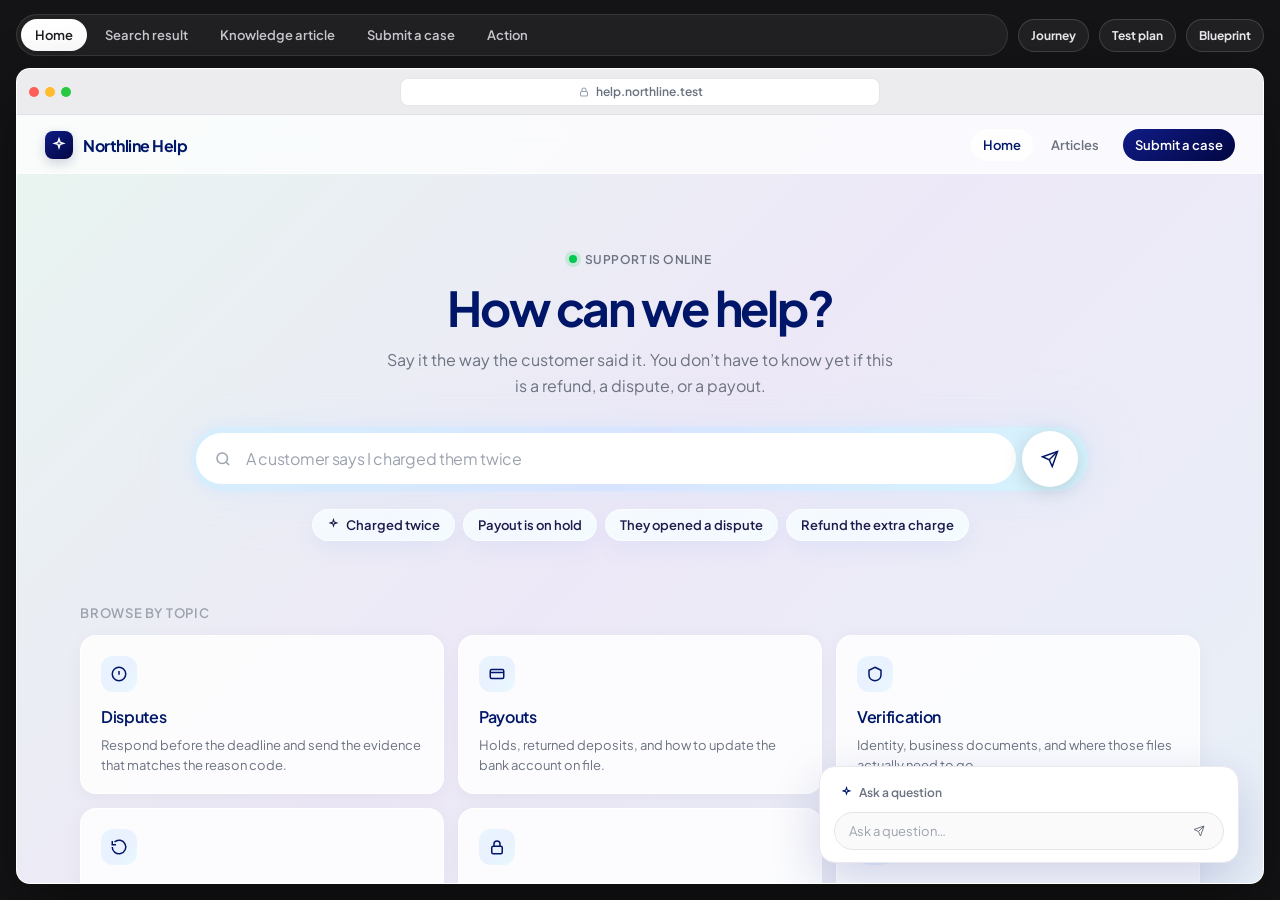
<file: index.html>
<!DOCTYPE html>
<html lang="en">
  <head>
    <meta charset="UTF-8" />
    <meta name="viewport" content="width=device-width, initial-scale=1" />
    <title>Northline Help Center</title>
    <link rel="icon" href="data:image/svg+xml,%3Csvg xmlns='http://www.w3.org/2000/svg' viewBox='0 0 32 32'%3E%3Crect width='32' height='32' rx='8' fill='%23020642'/%3E%3Cpath d='M8 17.5l5 5 11-12' fill='none' stroke='white' stroke-width='2.4'/%3E%3C/svg%3E" />
    <link rel="stylesheet" href="./tokens.css" />
    <link rel="stylesheet" href="./site.css?v=30" />
  </head>
  <body data-page="home" data-summary-placement="float">
    <a class="skip" href="#main">Skip to content</a>
    <header class="site-header">
      <a class="brand" href="index.html">
        <span class="brand-mark" aria-hidden="true">
          <svg width="16" height="16" viewBox="0 0 24 24" fill="none" stroke="currentColor" stroke-width="2.2">
            <path d="M12 3l1.6 4.8L18.5 9.5 13.6 11 12 16l-1.6-5L5.5 9.5 10.4 7.8 12 3z" />
          </svg>
        </span>
        Northline Help
      </a>
      <nav class="nav" aria-label="Primary">
        <a href="index.html" aria-current="page">Home</a>
        <a href="search.html">Articles</a>
        <a class="btn-primary" href="submit.html">Submit a case</a>
      </nav>
    </header>

    <main id="main">
      <div class="wrap">
        <div class="summary-frame">
        <div class="summary-main">
        <section class="hero">
          <p class="eyebrow"><span class="status-dot" aria-hidden="true"></span> Support is online</p>
          <h1>How can we help?</h1>
          <p class="lede">Say it the way the customer said it. You don’t have to know yet if this is a refund, a dispute, or a payout.</p>

          <form class="search-shell" data-search-form role="search">
            <div class="search-top">
              <div class="search-input-wrap">
                <svg width="18" height="18" viewBox="0 0 24 24" fill="none" stroke="currentColor" stroke-width="2" aria-hidden="true">
                  <circle cx="11" cy="11" r="7" /><path d="M20 20l-3.5-3.5" />
                </svg>
                <input type="search" name="q" placeholder="A customer says I charged them twice" aria-label="Search help articles" autocomplete="off" />
              </div>
              <button type="submit" class="btn-send" aria-label="Search">
                <svg width="18" height="18" viewBox="0 0 24 24" fill="none" stroke="currentColor" stroke-width="2">
                  <path d="M22 2L11 13" /><path d="M22 2L15 22L11 13L2 9L22 2Z" />
                </svg>
              </button>
            </div>
            <div class="suggest" data-suggest></div>
          </form>

          <div class="hero-chips">
            <button type="button" class="chip-theme" data-query="charged twice">
              <svg width="13" height="13" viewBox="0 0 24 24" fill="none" stroke="currentColor" stroke-width="2" aria-hidden="true">
                <path d="M12 3l1.5 4.5L18 9l-4.5 1.5L12 15l-1.5-4.5L6 9l4.5-1.5L12 3z" />
              </svg>
              Charged twice
            </button>
            <button type="button" class="chip-theme" data-query="payout on hold">Payout is on hold</button>
            <button type="button" class="chip-theme" data-query="dispute reason code">They opened a dispute</button>
            <button type="button" class="chip-theme" data-query="refund a payment">Refund the extra charge</button>
          </div>
        </section>

        <section class="section" aria-labelledby="topics-label">
          <h2 class="section-label" id="topics-label">Browse by topic</h2>
          <div class="topic-grid">
            <a class="topic-card" href="search.html?topic=Disputes">
              <span class="topic-icon" aria-hidden="true">
                <svg width="18" height="18" viewBox="0 0 24 24" fill="none" stroke="currentColor" stroke-width="2">
                  <path d="M12 8v5" /><path d="M12 16h.01" /><circle cx="12" cy="12" r="9" />
                </svg>
              </span>
              <h2>Disputes</h2>
              <p>Respond before the deadline and send the evidence that matches the reason code.</p>
            </a>
            <a class="topic-card" href="search.html?topic=Payouts">
              <span class="topic-icon" aria-hidden="true">
                <svg width="18" height="18" viewBox="0 0 24 24" fill="none" stroke="currentColor" stroke-width="2">
                  <rect x="3" y="6" width="18" height="12" rx="2" /><path d="M3 10h18" />
                </svg>
              </span>
              <h2>Payouts</h2>
              <p>Holds, returned deposits, and how to update the bank account on file.</p>
            </a>
            <a class="topic-card" href="search.html?topic=Verification">
              <span class="topic-icon" aria-hidden="true">
                <svg width="18" height="18" viewBox="0 0 24 24" fill="none" stroke="currentColor" stroke-width="2">
                  <path d="M12 3l8 4v6c0 5-3.5 7.5-8 8-4.5-.5-8-3-8-8V7l8-4z" />
                </svg>
              </span>
              <h2>Verification</h2>
              <p>Identity, business documents, and where those files actually need to go.</p>
            </a>
            <a class="topic-card" href="search.html?topic=Refunds">
              <span class="topic-icon" aria-hidden="true">
                <svg width="18" height="18" viewBox="0 0 24 24" fill="none" stroke="currentColor" stroke-width="2">
                  <path d="M3 12a9 9 0 1 0 3-6.7" /><path d="M3 4v5h5" />
                </svg>
              </span>
              <h2>Refunds</h2>
              <p>Full and partial refunds, and what your customer sees on their statement.</p>
            </a>
            <a class="topic-card" href="search.html?topic=Security">
              <span class="topic-icon" aria-hidden="true">
                <svg width="18" height="18" viewBox="0 0 24 24" fill="none" stroke="currentColor" stroke-width="2">
                  <rect x="5" y="11" width="14" height="10" rx="2" /><path d="M8 11V8a4 4 0 0 1 8 0v3" />
                </svg>
              </span>
              <h2>Security</h2>
              <p>Two-factor authentication, recovery codes, and lost-device resets.</p>
            </a>
            <a class="topic-card" href="submit.html">
              <span class="topic-icon" aria-hidden="true">
                <svg width="18" height="18" viewBox="0 0 24 24" fill="none" stroke="currentColor" stroke-width="2">
                  <path d="M4 6h16v12H4z" /><path d="M4 7l8 6 8-6" />
                </svg>
              </span>
              <h2>Contact support</h2>
              <p>When what you need doesn’t clearly match an action, submit a case and describe it in the customer’s words.</p>
            </a>
          </div>
        </section>

        <section class="section" aria-labelledby="popular-label">
          <h2 class="section-label" id="popular-label">Popular articles</h2>
          <div class="panel" id="popular-list"></div>
        </section>

        <section class="help-band">
          <div>
            <h2>Not sure which action fits?</h2>
            <p>Submit a case. It’s the usual path when the articles and the actions don’t cover what you’re looking at.</p>
          </div>
          <a class="btn-primary" href="submit.html">Submit a case</a>
        </section>
        </div>
        <div data-summary-slot></div>
        </div>
      </div>
    </main>

    <footer class="site-footer">
      <span>Northline Help Center</span>
      <nav aria-label="Footer">
        <a href="index.html">Home</a>
        <a href="search.html">Articles</a>
        <a href="submit.html">Submit a case</a>
      </nav>
    </footer>
    <script src="./site.js?v=29"></script>
  </body>
</html>
</file>
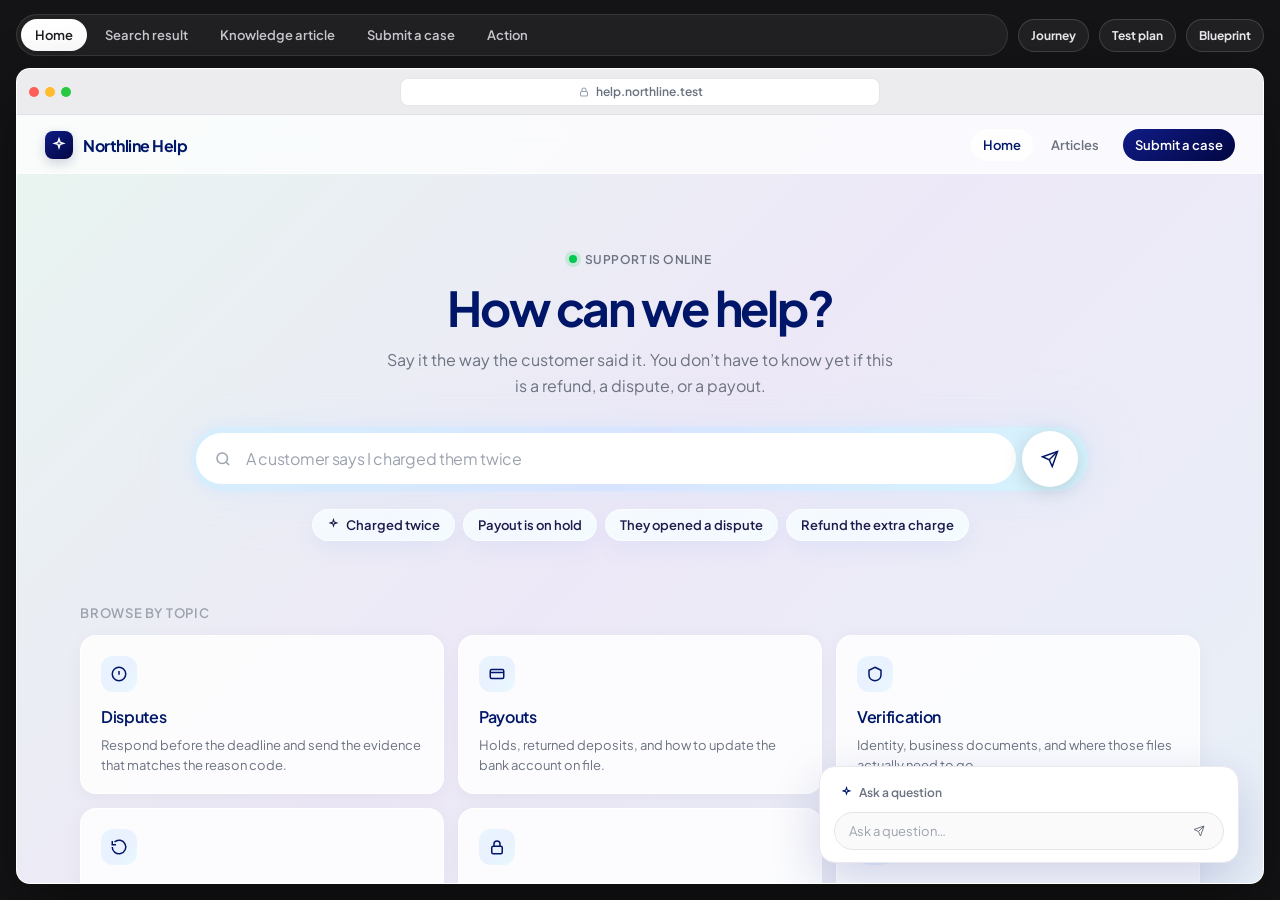
<file: help-center/index.html>
<!DOCTYPE html>
<html lang="en">
  <head>
    <meta charset="UTF-8" />
    <meta name="viewport" content="width=device-width, initial-scale=1" />
    <title>Northline Help Center</title>
    <link rel="icon" href="data:image/svg+xml,%3Csvg xmlns='http://www.w3.org/2000/svg' viewBox='0 0 32 32'%3E%3Crect width='32' height='32' rx='8' fill='%23020642'/%3E%3Cpath d='M8 17.5l5 5 11-12' fill='none' stroke='white' stroke-width='2.4'/%3E%3C/svg%3E" />
    <link rel="stylesheet" href="../tokens.css" />
    <link rel="stylesheet" href="./site.css?v=30" />
  </head>
  <body data-page="home" data-summary-placement="float">
    <a class="skip" href="#main">Skip to content</a>
    <header class="site-header">
      <a class="brand" href="index.html">
        <span class="brand-mark" aria-hidden="true">
          <svg width="16" height="16" viewBox="0 0 24 24" fill="none" stroke="currentColor" stroke-width="2.2">
            <path d="M12 3l1.6 4.8L18.5 9.5 13.6 11 12 16l-1.6-5L5.5 9.5 10.4 7.8 12 3z" />
          </svg>
        </span>
        Northline Help
      </a>
      <nav class="nav" aria-label="Primary">
        <a href="index.html" aria-current="page">Home</a>
        <a href="search.html">Articles</a>
        <a class="btn-primary" href="submit.html">Submit a case</a>
      </nav>
    </header>

    <main id="main">
      <div class="wrap">
        <div class="summary-frame">
        <div class="summary-main">
        <section class="hero">
          <p class="eyebrow"><span class="status-dot" aria-hidden="true"></span> Support is online</p>
          <h1>How can we help?</h1>
          <p class="lede">Say it the way the customer said it. You don’t have to know yet if this is a refund, a dispute, or a payout.</p>

          <form class="search-shell" data-search-form role="search">
            <div class="search-top">
              <div class="search-input-wrap">
                <svg width="18" height="18" viewBox="0 0 24 24" fill="none" stroke="currentColor" stroke-width="2" aria-hidden="true">
                  <circle cx="11" cy="11" r="7" /><path d="M20 20l-3.5-3.5" />
                </svg>
                <input type="search" name="q" placeholder="A customer says I charged them twice" aria-label="Search help articles" autocomplete="off" />
              </div>
              <button type="submit" class="btn-send" aria-label="Search">
                <svg width="18" height="18" viewBox="0 0 24 24" fill="none" stroke="currentColor" stroke-width="2">
                  <path d="M22 2L11 13" /><path d="M22 2L15 22L11 13L2 9L22 2Z" />
                </svg>
              </button>
            </div>
            <div class="suggest" data-suggest></div>
          </form>

          <div class="hero-chips">
            <button type="button" class="chip-theme" data-query="charged twice">
              <svg width="13" height="13" viewBox="0 0 24 24" fill="none" stroke="currentColor" stroke-width="2" aria-hidden="true">
                <path d="M12 3l1.5 4.5L18 9l-4.5 1.5L12 15l-1.5-4.5L6 9l4.5-1.5L12 3z" />
              </svg>
              Charged twice
            </button>
            <button type="button" class="chip-theme" data-query="payout on hold">Payout is on hold</button>
            <button type="button" class="chip-theme" data-query="dispute reason code">They opened a dispute</button>
            <button type="button" class="chip-theme" data-query="refund a payment">Refund the extra charge</button>
          </div>
        </section>

        <section class="section" aria-labelledby="topics-label">
          <h2 class="section-label" id="topics-label">Browse by topic</h2>
          <div class="topic-grid">
            <a class="topic-card" href="search.html?topic=Disputes">
              <span class="topic-icon" aria-hidden="true">
                <svg width="18" height="18" viewBox="0 0 24 24" fill="none" stroke="currentColor" stroke-width="2">
                  <path d="M12 8v5" /><path d="M12 16h.01" /><circle cx="12" cy="12" r="9" />
                </svg>
              </span>
              <h2>Disputes</h2>
              <p>Respond before the deadline and send the evidence that matches the reason code.</p>
            </a>
            <a class="topic-card" href="search.html?topic=Payouts">
              <span class="topic-icon" aria-hidden="true">
                <svg width="18" height="18" viewBox="0 0 24 24" fill="none" stroke="currentColor" stroke-width="2">
                  <rect x="3" y="6" width="18" height="12" rx="2" /><path d="M3 10h18" />
                </svg>
              </span>
              <h2>Payouts</h2>
              <p>Holds, returned deposits, and how to update the bank account on file.</p>
            </a>
            <a class="topic-card" href="search.html?topic=Verification">
              <span class="topic-icon" aria-hidden="true">
                <svg width="18" height="18" viewBox="0 0 24 24" fill="none" stroke="currentColor" stroke-width="2">
                  <path d="M12 3l8 4v6c0 5-3.5 7.5-8 8-4.5-.5-8-3-8-8V7l8-4z" />
                </svg>
              </span>
              <h2>Verification</h2>
              <p>Identity, business documents, and where those files actually need to go.</p>
            </a>
            <a class="topic-card" href="search.html?topic=Refunds">
              <span class="topic-icon" aria-hidden="true">
                <svg width="18" height="18" viewBox="0 0 24 24" fill="none" stroke="currentColor" stroke-width="2">
                  <path d="M3 12a9 9 0 1 0 3-6.7" /><path d="M3 4v5h5" />
                </svg>
              </span>
              <h2>Refunds</h2>
              <p>Full and partial refunds, and what your customer sees on their statement.</p>
            </a>
            <a class="topic-card" href="search.html?topic=Security">
              <span class="topic-icon" aria-hidden="true">
                <svg width="18" height="18" viewBox="0 0 24 24" fill="none" stroke="currentColor" stroke-width="2">
                  <rect x="5" y="11" width="14" height="10" rx="2" /><path d="M8 11V8a4 4 0 0 1 8 0v3" />
                </svg>
              </span>
              <h2>Security</h2>
              <p>Two-factor authentication, recovery codes, and lost-device resets.</p>
            </a>
            <a class="topic-card" href="submit.html">
              <span class="topic-icon" aria-hidden="true">
                <svg width="18" height="18" viewBox="0 0 24 24" fill="none" stroke="currentColor" stroke-width="2">
                  <path d="M4 6h16v12H4z" /><path d="M4 7l8 6 8-6" />
                </svg>
              </span>
              <h2>Contact support</h2>
              <p>When what you need doesn’t clearly match an action, submit a case and describe it in the customer’s words.</p>
            </a>
          </div>
        </section>

        <section class="section" aria-labelledby="popular-label">
          <h2 class="section-label" id="popular-label">Popular articles</h2>
          <div class="panel" id="popular-list"></div>
        </section>

        <section class="help-band">
          <div>
            <h2>Not sure which action fits?</h2>
            <p>Submit a case. It’s the usual path when the articles and the actions don’t cover what you’re looking at.</p>
          </div>
          <a class="btn-primary" href="submit.html">Submit a case</a>
        </section>
        </div>
        <div data-summary-slot></div>
        </div>
      </div>
    </main>

    <footer class="site-footer">
      <span>Northline Help Center</span>
      <nav aria-label="Footer">
        <a href="index.html">Home</a>
        <a href="search.html">Articles</a>
        <a href="submit.html">Submit a case</a>
      </nav>
    </footer>
    <script src="./site.js?v=29"></script>
  </body>
</html>
</file>
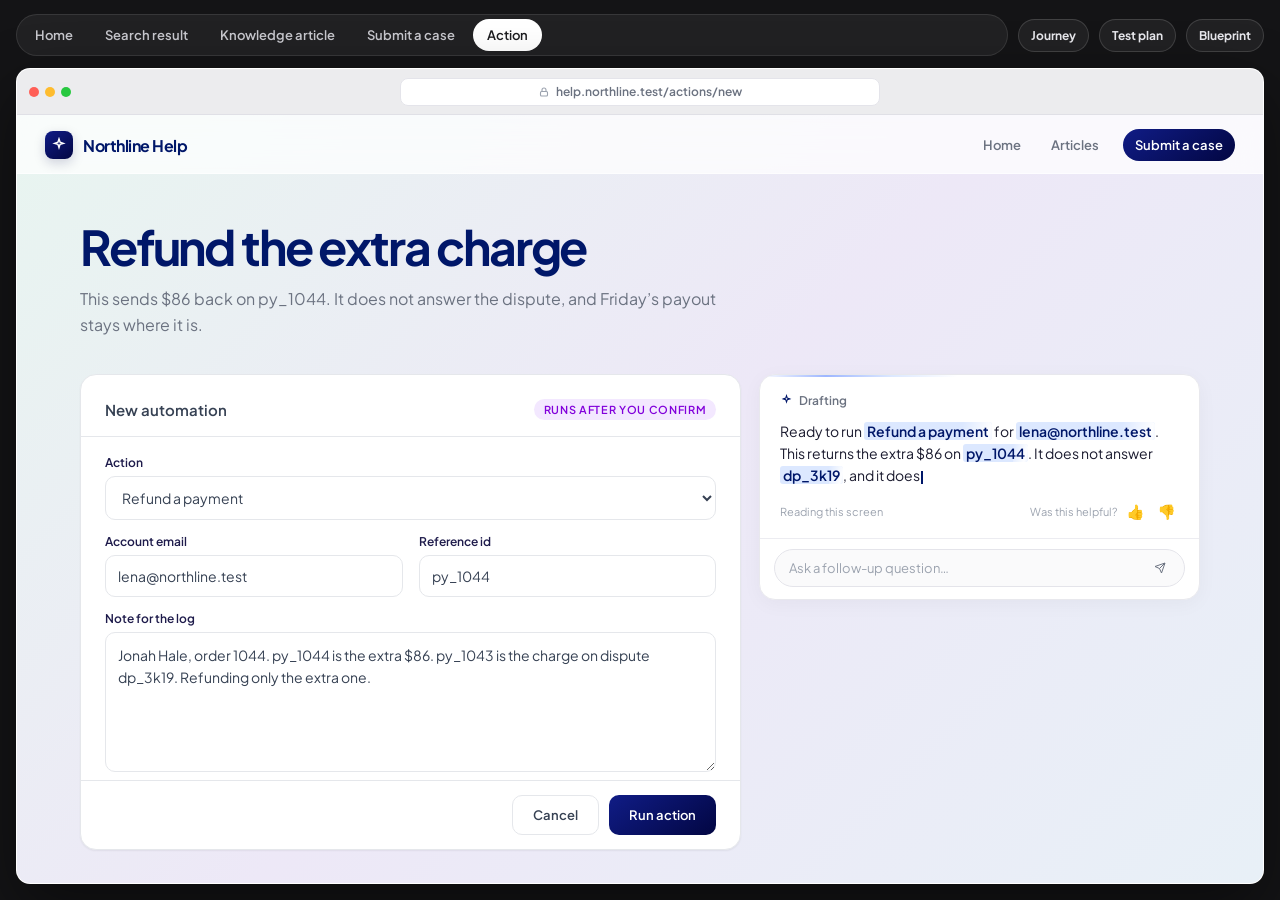
<file: action.html>
<!DOCTYPE html>
<html lang="en">
  <head>
    <meta charset="UTF-8" />
    <meta name="viewport" content="width=device-width, initial-scale=1" />
    <title>Run an action — Northline Help</title>
    <link rel="icon" href="data:image/svg+xml,%3Csvg xmlns='http://www.w3.org/2000/svg' viewBox='0 0 32 32'%3E%3Crect width='32' height='32' rx='8' fill='%23020642'/%3E%3Cpath d='M8 17.5l5 5 11-12' fill='none' stroke='white' stroke-width='2.4'/%3E%3C/svg%3E" />
    <link rel="stylesheet" href="./tokens.css" />
    <link rel="stylesheet" href="./site.css?v=30" />
  </head>
  <body data-page="action" data-summary-placement="rail">
    <a class="skip" href="#main">Skip to content</a>
    <header class="site-header">
      <a class="brand" href="index.html">
        <span class="brand-mark" aria-hidden="true">
          <svg width="16" height="16" viewBox="0 0 24 24" fill="none" stroke="currentColor" stroke-width="2.2">
            <path d="M12 3l1.6 4.8L18.5 9.5 13.6 11 12 16l-1.6-5L5.5 9.5 10.4 7.8 12 3z" />
          </svg>
        </span>
        Northline Help
      </a>
      <nav class="nav" aria-label="Primary">
        <a href="index.html">Home</a>
        <a href="search.html">Articles</a>
        <a class="btn-primary" href="submit.html">Submit a case</a>
      </nav>
    </header>

    <main id="main">
      <div class="wrap">
        <header class="page-head">
          <h1 class="page-title">Refund the extra charge</h1>
          <p class="lede">This sends $86 back on py_1044. It does not answer the dispute, and Friday’s payout stays where it is.</p>
        </header>
        <div class="summary-frame">
          <section class="form-card summary-main" id="action-card" aria-labelledby="action-heading">
            <header>
              <h2 id="action-heading">New automation</h2>
              <span class="status-chip">Runs after you confirm</span>
            </header>
            <form id="action-form" novalidate>
              <div class="form-body">
                <div class="field field--full" data-required>
                  <label for="action-type">Action</label>
                  <select id="action-type" name="action">
                    <option value="">Choose an action</option>
                    <option value="review">Request a payout review</option>
                    <option value="remind">Send an evidence reminder</option>
                    <option value="refund" selected>Refund a payment</option>
                    <option value="reset">Reset an authenticator</option>
                  </select>
                  <span class="error"></span>
                </div>
                <div class="field" data-required>
                  <label for="action-email">Account email</label>
                  <input id="action-email" name="email" type="email" autocomplete="email" value="lena@northline.test" />
                  <span class="error"></span>
                </div>
                <div class="field">
                  <label for="action-reference">Reference id</label>
                  <input id="action-reference" name="reference" type="text" value="py_1044" />
                </div>
                <div class="field field--full">
                  <label for="action-note">Note for the log</label>
                  <textarea id="action-note" name="note">Jonah Hale, order 1044. py_1044 is the extra $86. py_1043 is the charge on dispute dp_3k19. Refunding only the extra one.</textarea>
                </div>
              </div>
              <div class="form-footer">
                <a class="btn-secondary" href="index.html">Cancel</a>
                <button type="submit" class="btn-primary">Run action</button>
              </div>
            </form>
          </section>
          <div data-summary-slot></div>
        </div>
      </div>
    </main>

    <footer class="site-footer">
      <span>Northline Help Center</span>
      <nav aria-label="Footer">
        <a href="index.html">Home</a>
        <a href="search.html?q=charged+twice">Search result</a>
        <a href="article.html">Knowledge article</a>
        <a href="submit.html">Submit a case</a>
        <a href="action.html">Action</a>
      </nav>
    </footer>
    <script src="./site.js?v=29"></script>
  </body>
</html>
</file>
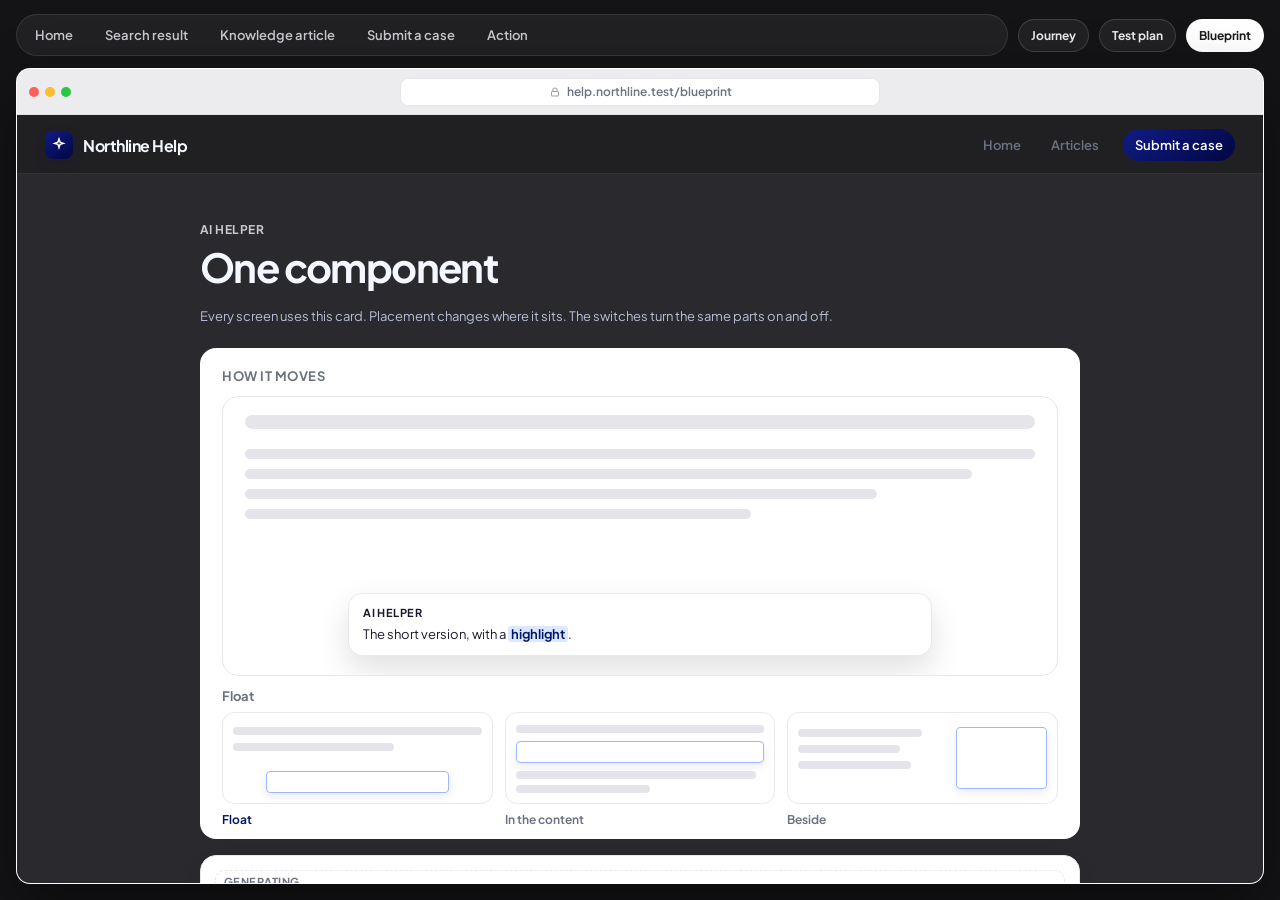
<file: blueprint.html>
<!DOCTYPE html>
<html lang="en">
  <head>
    <meta charset="UTF-8" />
    <meta name="viewport" content="width=device-width, initial-scale=1" />
    <title>Blueprint — Northline Help</title>
    <link rel="icon" href="data:image/svg+xml,%3Csvg xmlns='http://www.w3.org/2000/svg' viewBox='0 0 32 32'%3E%3Crect width='32' height='32' rx='8' fill='%23020642'/%3E%3Cpath d='M8 17.5l5 5 11-12' fill='none' stroke='white' stroke-width='2.4'/%3E%3C/svg%3E" />
    <link rel="stylesheet" href="./tokens.css" />
    <link rel="stylesheet" href="./site.css?v=30" />
  </head>
  <body data-page="blueprint">
    <a class="skip" href="#main">Skip to content</a>
    <header class="site-header">
      <a class="brand" href="index.html">
        <span class="brand-mark" aria-hidden="true">
          <svg width="16" height="16" viewBox="0 0 24 24" fill="none" stroke="currentColor" stroke-width="2.2">
            <path d="M12 3l1.6 4.8L18.5 9.5 13.6 11 12 16l-1.6-5L5.5 9.5 10.4 7.8 12 3z" />
          </svg>
        </span>
        Northline Help
      </a>
      <nav class="nav" aria-label="Primary">
        <a href="index.html">Home</a>
        <a href="search.html">Articles</a>
        <a class="btn-primary" href="submit.html">Submit a case</a>
      </nav>
    </header>

    <main id="main">
      <div class="wrap blueprint-page">
        <p class="blueprint__kicker">AI Helper</p>
        <h1>One component</h1>
        <p class="blueprint__lede">Every screen uses this card. Placement changes where it sits. The switches turn the same parts on and off.</p>

        <section class="blueprint__section">
          <h2>How it moves</h2>
          <div class="bp-stage">
            <div class="bp-stage__frame" data-pose="float">
              <div class="bp-stage__header"></div>
              <div class="bp-stage__lines">
                <span></span><span></span><span></span><span></span>
              </div>
              <div class="bp-stage__tile">
                <strong>AI Helper</strong>
                <em>The short version, with a <mark>highlight</mark>.</em>
              </div>
            </div>
            <p class="bp-stage__label" data-stage-label>Float</p>
          </div>
          <div class="bp-skeletons">
            <figure class="bp-skel is-on" data-stage-chip="float">
              <div class="bp-skel__frame bp-skel__frame--float" aria-hidden="true">
                <span></span><span></span>
                <i></i>
              </div>
              <figcaption>Float</figcaption>
            </figure>
            <figure class="bp-skel" data-stage-chip="inline">
              <div class="bp-skel__frame bp-skel__frame--inline" aria-hidden="true">
                <b></b>
                <i></i>
                <span></span><span></span>
              </div>
              <figcaption>In the content</figcaption>
            </figure>
            <figure class="bp-skel" data-stage-chip="beside">
              <div class="bp-skel__frame bp-skel__frame--beside" aria-hidden="true">
                <span></span><span></span><span></span>
                <i></i>
              </div>
              <figcaption>Beside</figcaption>
            </figure>
          </div>
        </section>

        <div class="bp-diagram" aria-hidden="true">
          <div class="bp-card">
            <div class="bp-scan" data-bp="generating">Generating</div>
            <div class="bp-label" data-bp="label">Label</div>
            <p class="bp-body" data-bp="body">Summary with a <mark>blue highlight</mark>.</p>
            <div class="bp-meta">
              <span data-bp="meta">Meta line</span>
              <span data-bp="helpful">Helpful</span>
            </div>
            <div class="bp-ask" data-bp="ask">Ask</div>
            <div class="bp-chip" data-bp="questions">Question chip</div>
          </div>
        </div>

        <section class="blueprint__section">
          <h2>Parts</h2>
          <div data-blueprint-parts></div>
        </section>

        <section class="blueprint__section">
          <h2>Where it sits</h2>
          <div data-blueprint-screens></div>
        </section>

        <button type="button" class="blueprint__reset" data-blueprint-reset>Reset to the blueprint</button>
      </div>
    </main>

    <footer class="site-footer">
      <span>Northline Help Center</span>
      <nav aria-label="Footer">
        <a href="index.html">Home</a>
        <a href="search.html?q=charged+twice">Search result</a>
        <a href="article.html">Knowledge article</a>
        <a href="submit.html">Submit a case</a>
        <a href="action.html">Action</a>
        <a href="blueprint.html">Blueprint</a>
      </nav>
    </footer>
    <script src="./site.js?v=29"></script>
  </body>
</html>
</file>
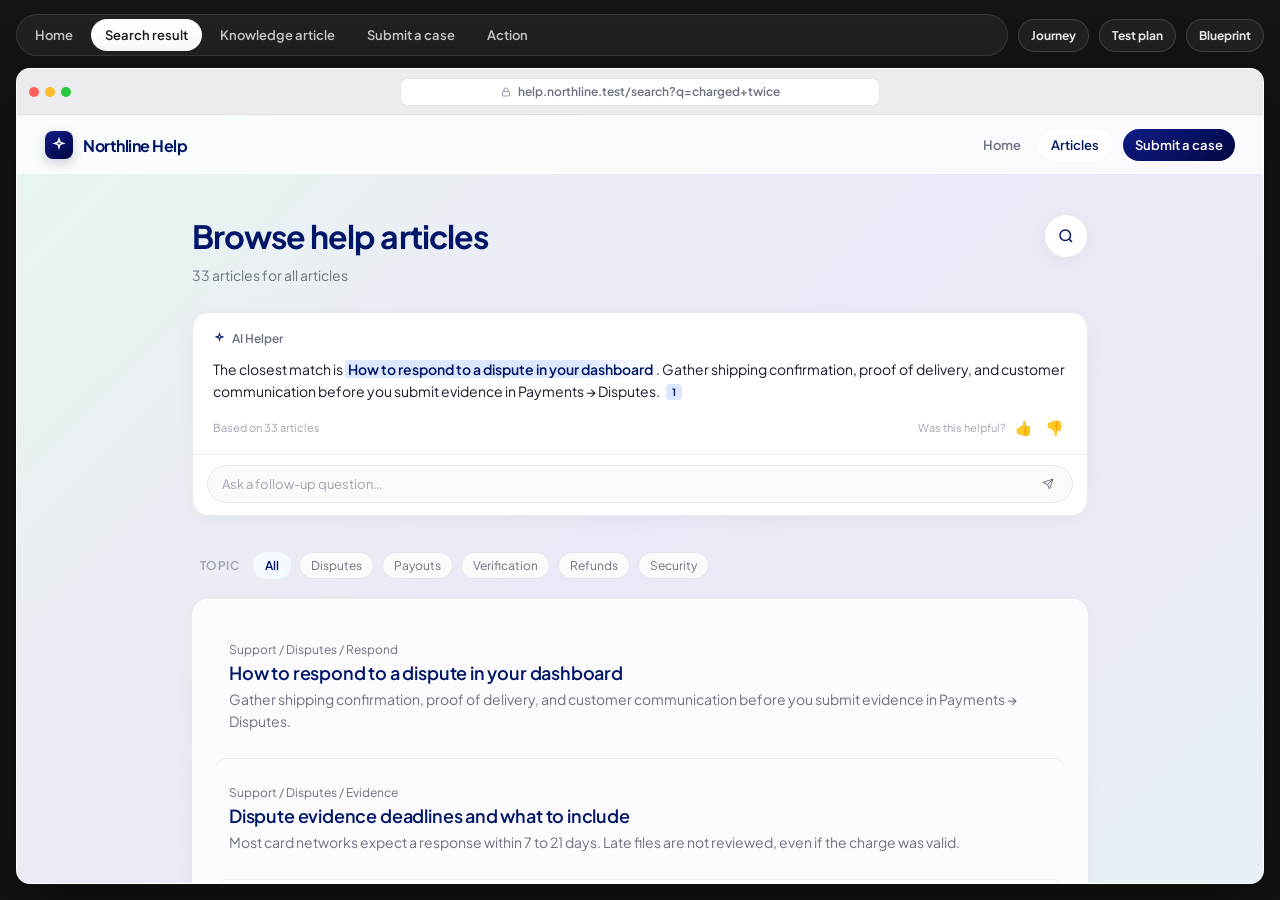
<file: search.html>
<!DOCTYPE html>
<html lang="en">
  <head>
    <meta charset="UTF-8" />
    <meta name="viewport" content="width=device-width, initial-scale=1" />
    <title>Search results — Northline Help</title>
    <link rel="icon" href="data:image/svg+xml,%3Csvg xmlns='http://www.w3.org/2000/svg' viewBox='0 0 32 32'%3E%3Crect width='32' height='32' rx='8' fill='%23020642'/%3E%3Cpath d='M8 17.5l5 5 11-12' fill='none' stroke='white' stroke-width='2.4'/%3E%3C/svg%3E" />
    <link rel="stylesheet" href="./tokens.css" />
    <link rel="stylesheet" href="./site.css?v=30" />
  </head>
  <body data-page="search" data-summary-placement="below-search">
    <a class="skip" href="#main">Skip to content</a>
    <header class="site-header">
      <a class="brand" href="index.html">
        <span class="brand-mark" aria-hidden="true">
          <svg width="16" height="16" viewBox="0 0 24 24" fill="none" stroke="currentColor" stroke-width="2.2">
            <path d="M12 3l1.6 4.8L18.5 9.5 13.6 11 12 16l-1.6-5L5.5 9.5 10.4 7.8 12 3z" />
          </svg>
        </span>
        Northline Help
      </a>
      <nav class="nav" aria-label="Primary">
        <a href="index.html">Home</a>
        <a href="search.html" aria-current="page">Articles</a>
        <a class="btn-primary" href="submit.html">Submit a case</a>
      </nav>
    </header>

    <main id="main">
      <div class="wrap">
        <div class="summary-frame">
          <div class="summary-main">
            <div id="results-view">
              <div class="results-heading">
                <div class="results-heading__title">
                  <h1 id="results-title">Browse help articles</h1>
                  <button type="button" class="results-search-btn" id="results-search-btn" aria-expanded="false" aria-controls="results-search">
                    <svg width="18" height="18" viewBox="0 0 24 24" fill="none" stroke="currentColor" stroke-width="2" aria-hidden="true">
                      <circle cx="11" cy="11" r="7" /><path d="M20 20l-3.5-3.5" />
                    </svg>
                    <span class="visually-hidden">Search</span>
                  </button>
                </div>
                <form id="results-search" class="search-shell search-shell--compact results-search" data-search-form role="search" hidden>
                  <div class="search-top">
                    <div class="search-input-wrap">
                      <svg width="18" height="18" viewBox="0 0 24 24" fill="none" stroke="currentColor" stroke-width="2" aria-hidden="true">
                        <circle cx="11" cy="11" r="7" /><path d="M20 20l-3.5-3.5" />
                      </svg>
                      <input type="search" name="q" placeholder="Search articles, or describe your issue" aria-label="Search help articles" autocomplete="off" />
                    </div>
                    <button type="submit" class="btn-send" aria-label="Search">
                      <svg width="18" height="18" viewBox="0 0 24 24" fill="none" stroke="currentColor" stroke-width="2">
                        <path d="M22 2L11 13" /><path d="M22 2L15 22L11 13L2 9L22 2Z" />
                      </svg>
                    </button>
                  </div>
                  <div class="suggest" data-suggest></div>
                </form>
              </div>
              <p class="results-meta" id="results-meta"></p>
              <div data-summary-slot></div>
              <div class="topic-row">
                <span class="label">Topic</span>
                <div class="chips" id="topic-filters"></div>
              </div>
              <div class="panel" id="result-list"></div>
            </div>
            <div id="article-view" hidden></div>
          </div>
        </div>
      </div>
    </main>

    <footer class="site-footer">
      <span>Northline Help Center</span>
      <nav aria-label="Footer">
        <a href="index.html">Home</a>
        <a href="search.html">Articles</a>
        <a href="submit.html">Submit a case</a>
      </nav>
    </footer>
    <script src="./site.js?v=29"></script>
  </body>
</html>
</file>
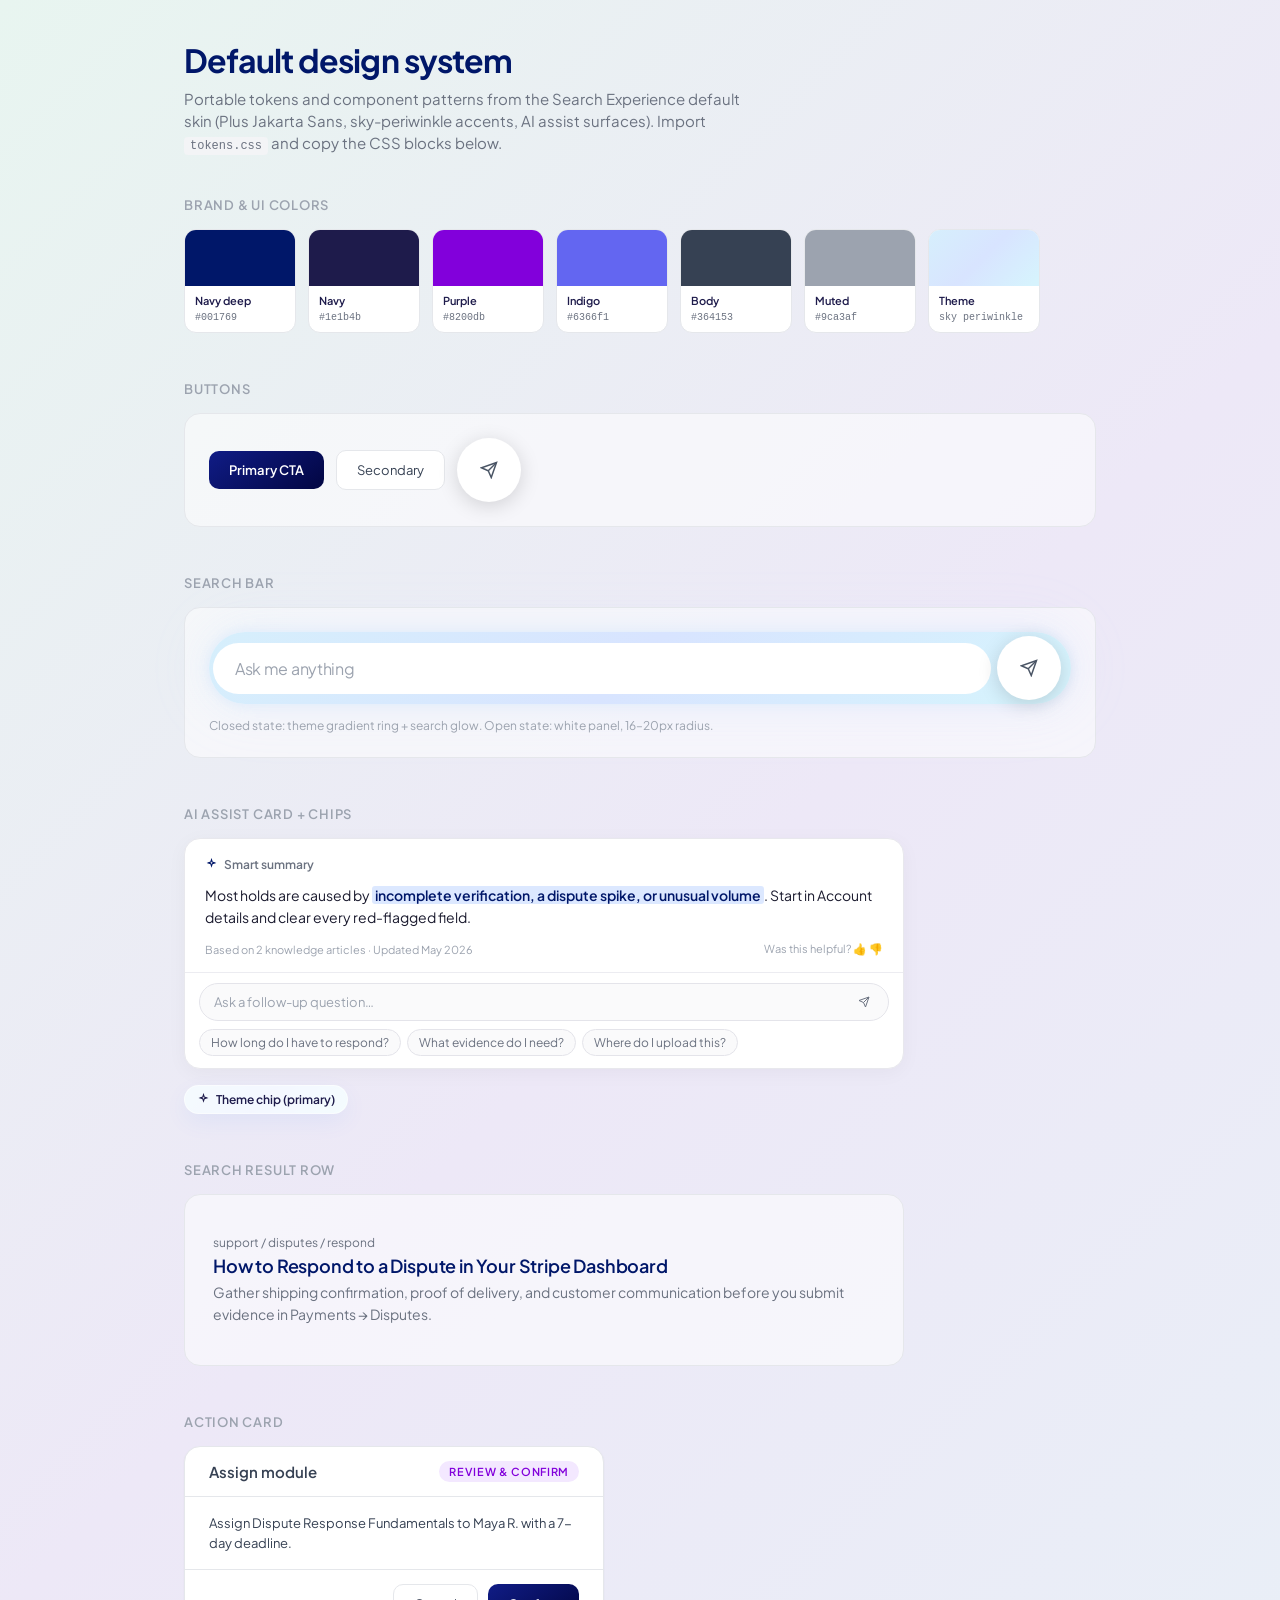
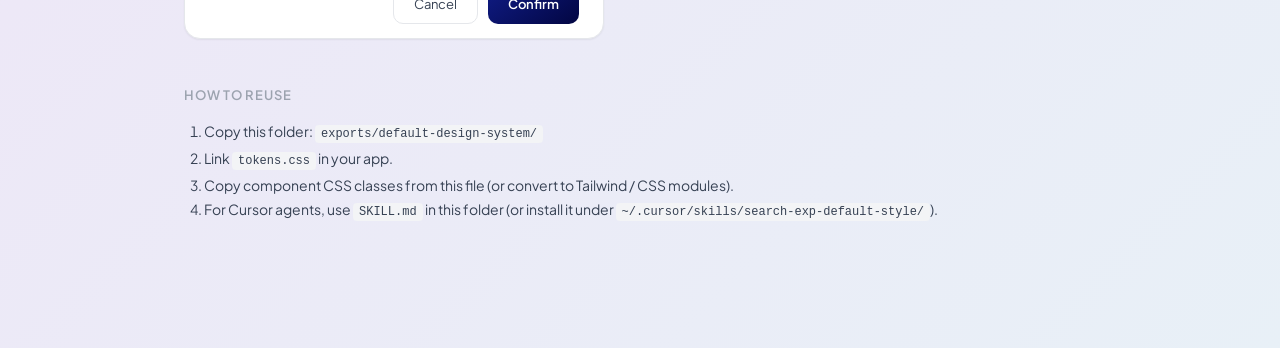
<file: style-guide.html>
<!DOCTYPE html>
<html lang="en">
  <head>
    <meta charset="UTF-8" />
    <meta name="viewport" content="width=device-width, initial-scale=1" />
    <title>Search Experience — Default style guide</title>
    <link rel="stylesheet" href="./tokens.css" />
    <style>
      /* —— Layout shell —— */
      .page {
        max-width: 960px;
        margin: 0 auto;
        padding: 40px 24px 80px;
      }
      h1.guide-title {
        font-size: 32px;
        font-weight: 700;
        letter-spacing: -0.03em;
        color: var(--brand-navy-deep);
        margin: 0 0 8px;
      }
      .guide-lead {
        font-size: 15px;
        color: var(--ui-muted-dark);
        margin: 0 0 40px;
        max-width: 560px;
        line-height: 22px;
      }
      section {
        margin-bottom: 48px;
      }
      h2.section {
        font-size: 13px;
        font-weight: 600;
        text-transform: uppercase;
        letter-spacing: 0.06em;
        color: var(--ui-muted);
        margin: 0 0 16px;
      }
      .swatch-row {
        display: flex;
        flex-wrap: wrap;
        gap: 12px;
      }
      .swatch {
        width: 112px;
        border-radius: var(--radius-lg);
        overflow: hidden;
        border: 1px solid var(--ui-border-faint);
        background: var(--white);
      }
      .swatch .chip {
        height: 56px;
      }
      .swatch .meta {
        padding: 8px 10px;
        font-size: 11px;
        line-height: 1.35;
      }
      .swatch .meta strong {
        display: block;
        color: var(--brand-navy);
        font-weight: 600;
      }
      .swatch .meta span {
        color: var(--ui-muted-dark);
        font-family: ui-monospace, monospace;
        font-size: 10px;
      }

      /* —— Buttons —— */
      .btn-row {
        display: flex;
        flex-wrap: wrap;
        gap: 12px;
        align-items: center;
      }
      .btn-primary {
        font-family: var(--font-body);
        font-weight: 600;
        font-size: 13px;
        padding: 11px 20px;
        border: none;
        border-radius: var(--radius-base);
        color: var(--white);
        background-image: var(--gradient-button-primary);
        cursor: pointer;
        transition: opacity var(--duration-fast) var(--ease-standard);
      }
      .btn-primary:hover {
        opacity: 0.9;
      }
      .btn-secondary {
        font-family: var(--font-body);
        font-size: 13px;
        padding: 11px 20px;
        border: 1px solid var(--ui-border-faint);
        border-radius: var(--radius-base);
        background: var(--white);
        color: var(--ui-body);
        cursor: pointer;
      }
      .btn-secondary:hover {
        background: var(--ui-bg-page);
      }
      .btn-send {
        width: 64px;
        height: 64px;
        border: none;
        border-radius: var(--radius-full);
        background: var(--white);
        box-shadow: var(--shadow-floating);
        cursor: pointer;
        display: inline-flex;
        align-items: center;
        justify-content: center;
        color: var(--ui-icon);
      }

      /* —— Search bar (closed pill) —— */
      .search-shell {
        max-width: var(--max-search);
        border-radius: var(--radius-full);
        padding: 4px 10px 4px 4px;
        background-image: var(--theme-gradient);
        box-shadow: var(--shadow-search-glow);
        display: flex;
        align-items: center;
        gap: 6px;
      }
      .search-shell.open {
        border-radius: 20px;
        padding: 4px 4px 14px;
        background-image: none;
        background: var(--white);
      }
      .search-input-wrap {
        flex: 1;
        background: var(--white);
        border-radius: var(--radius-full);
        padding: 14px 20px;
        display: flex;
        align-items: center;
        gap: 12px;
      }
      .search-shell.open .search-input-wrap {
        border-radius: 16px;
      }
      .search-input-wrap input {
        flex: 1;
        border: 0;
        outline: none;
        font-family: var(--font-body);
        font-size: 16px;
        letter-spacing: var(--tracking-search);
        color: var(--ui-body);
        background: transparent;
      }
      .search-input-wrap input::placeholder {
        color: var(--ui-muted);
      }

      /* —— AI assist card —— */
      .ai-card {
        background: var(--white);
        border: 1px solid #e8e8ed;
        border-radius: var(--radius-xl2);
        box-shadow: var(--shadow-card);
        overflow: hidden;
        max-width: 720px;
      }
      .ai-card__body {
        padding: 18px 20px 16px;
      }
      .ai-card__label {
        display: flex;
        align-items: center;
        gap: 6px;
        margin-bottom: 12px;
        font-size: 12px;
        font-weight: 600;
        color: var(--ui-muted-dark);
      }
      .ai-card__label svg {
        color: var(--brand-navy-deep);
      }
      .ai-card__text {
        font-size: 14px;
        line-height: 22px;
        color: #1a1a2e;
        margin: 0;
      }
      .ai-card__text mark {
        background: #dce8ff;
        color: var(--brand-navy-deep);
        font-weight: 600;
        padding: 0 3px;
        border-radius: 3px;
      }
      .ai-card__meta {
        margin-top: 14px;
        display: flex;
        justify-content: space-between;
        align-items: center;
        gap: 12px;
        font-size: 11px;
        color: var(--ui-muted);
      }
      .ai-card__ask {
        border-top: 1px solid #ececf1;
        padding: 10px 14px 12px;
      }
      .ai-ask-row {
        display: flex;
        align-items: center;
        gap: 6px;
        border: 1px solid #e4e4ea;
        background: #fafafb;
        border-radius: var(--radius-full);
        padding: 6px 12px;
      }
      .ai-ask-row:focus-within {
        border-color: #c8c8d0;
      }
      .ai-ask-row input {
        flex: 1;
        border: 0;
        outline: none;
        background: transparent;
        font-family: var(--font-body);
        font-size: 13px;
        line-height: 18px;
        color: #1a1a2e;
      }
      .ai-ask-row input::placeholder {
        color: var(--ui-muted);
      }
      .ai-ask-send {
        width: 24px;
        height: 24px;
        border: 0;
        border-radius: var(--radius-full);
        background: transparent;
        color: var(--ui-muted-dark);
        cursor: pointer;
        display: inline-flex;
        align-items: center;
        justify-content: center;
      }
      .ai-ask-send:hover {
        background: rgba(0, 0, 0, 0.04);
        color: #1a1a2e;
      }

      /* —— Nudge chips —— */
      .chips {
        display: flex;
        flex-wrap: nowrap;
        gap: 6px;
        overflow-x: auto;
        margin-top: 8px;
        scrollbar-width: none;
      }
      .chips::-webkit-scrollbar {
        display: none;
      }
      .chip-subtle {
        flex-shrink: 0;
        border: 1px solid #e4e4ea;
        background: #fafafb;
        border-radius: var(--radius-full);
        padding: 5px 11px;
        font-family: var(--font-body);
        font-size: 12px;
        color: var(--ui-muted-dark);
        cursor: pointer;
      }
      .chip-subtle:hover {
        background: #f3f3f6;
        border-color: #d8d8e0;
      }
      .chip-theme {
        display: inline-flex;
        align-items: center;
        gap: 6px;
        border: 1px solid rgba(255, 255, 255, 0.55);
        border-radius: var(--radius-full);
        padding: 6px 12px;
        font-family: var(--font-body);
        font-size: 12px;
        font-weight: 600;
        color: var(--theme-text);
        background-image: linear-gradient(rgba(255, 255, 255, 0.72), rgba(255, 255, 255, 0.72)),
          var(--theme-gradient);
        box-shadow: 0px 8px 24px rgba(6, 106, 254, 0.06);
        cursor: pointer;
      }

      /* —— Result row —— */
      .result {
        padding: 16px 4px;
        border-radius: var(--radius-base);
      }
      .result:hover {
        background: rgba(0, 0, 0, 0.02);
      }
      .result__path {
        font-size: 12px;
        color: var(--ui-muted-dark);
        margin: 0 0 4px;
      }
      .result__title {
        font-size: 18px;
        font-weight: 600;
        letter-spacing: -0.01em;
        color: var(--brand-navy-deep);
        margin: 0 0 4px;
      }
      .result__snip {
        font-size: 14px;
        line-height: 22px;
        color: var(--ui-muted-dark);
        margin: 0;
      }

      /* —— Action card —— */
      .action-card {
        background: var(--white);
        border: 1px solid var(--ui-border-faint);
        border-radius: var(--radius-xl2);
        box-shadow: 0 1px 2px var(--alpha-shadow-subtle);
        overflow: hidden;
        max-width: 420px;
      }
      .action-card__header {
        display: flex;
        justify-content: space-between;
        align-items: center;
        padding: 14px 24px;
        border-bottom: 1px solid var(--ui-border-faint);
      }
      .action-card__title {
        font-size: 15px;
        font-weight: 600;
        color: var(--ui-body);
      }
      .status-chip {
        padding: 4px 10px;
        font-size: 11px;
        font-weight: 600;
        text-transform: uppercase;
        letter-spacing: 0.06em;
        border-radius: var(--radius-full);
        background: #f3e8ff;
        color: var(--brand-purple);
      }
      .action-card__body {
        padding: 16px 24px;
        font-size: 13px;
        line-height: 20px;
        color: var(--ui-body);
      }
      .action-card__footer {
        padding: 14px 24px;
        border-top: 1px solid var(--ui-border-faint);
        display: flex;
        gap: 10px;
        justify-content: flex-end;
      }

      .demo-panel {
        background: rgba(255, 255, 255, 0.55);
        border: 1px solid var(--ui-border-faint);
        border-radius: var(--radius-xl2);
        padding: 24px;
      }
      code.inline {
        font-family: ui-monospace, monospace;
        font-size: 12px;
        background: var(--ui-bg-input);
        padding: 2px 6px;
        border-radius: 4px;
      }
    </style>
  </head>
  <body>
    <div class="page">
      <h1 class="guide-title">Default design system</h1>
      <p class="guide-lead">
        Portable tokens and component patterns from the Search Experience default skin (Plus Jakarta
        Sans, sky-periwinkle accents, AI assist surfaces). Import
        <code class="inline">tokens.css</code> and copy the CSS blocks below.
      </p>

      <section>
        <h2 class="section">Brand & UI colors</h2>
        <div class="swatch-row">
          <div class="swatch">
            <div class="chip" style="background: var(--brand-navy-deep)"></div>
            <div class="meta"><strong>Navy deep</strong><span>#001769</span></div>
          </div>
          <div class="swatch">
            <div class="chip" style="background: var(--brand-navy)"></div>
            <div class="meta"><strong>Navy</strong><span>#1e1b4b</span></div>
          </div>
          <div class="swatch">
            <div class="chip" style="background: var(--brand-purple)"></div>
            <div class="meta"><strong>Purple</strong><span>#8200db</span></div>
          </div>
          <div class="swatch">
            <div class="chip" style="background: var(--accent-indigo)"></div>
            <div class="meta"><strong>Indigo</strong><span>#6366f1</span></div>
          </div>
          <div class="swatch">
            <div class="chip" style="background: var(--ui-body)"></div>
            <div class="meta"><strong>Body</strong><span>#364153</span></div>
          </div>
          <div class="swatch">
            <div class="chip" style="background: var(--ui-muted)"></div>
            <div class="meta"><strong>Muted</strong><span>#9ca3af</span></div>
          </div>
          <div class="swatch">
            <div class="chip" style="background: var(--theme-gradient)"></div>
            <div class="meta"><strong>Theme</strong><span>sky periwinkle</span></div>
          </div>
        </div>
      </section>

      <section>
        <h2 class="section">Buttons</h2>
        <div class="demo-panel">
          <div class="btn-row">
            <button type="button" class="btn-primary">Primary CTA</button>
            <button type="button" class="btn-secondary">Secondary</button>
            <button type="button" class="btn-send" aria-label="Send">
              <svg width="18" height="18" viewBox="0 0 24 24" fill="none" stroke="currentColor" stroke-width="2">
                <path d="M22 2L11 13" /><path d="M22 2L15 22L11 13L2 9L22 2Z" />
              </svg>
            </button>
          </div>
        </div>
      </section>

      <section>
        <h2 class="section">Search bar</h2>
        <div class="demo-panel">
          <div class="search-shell" id="searchDemo">
            <div class="search-input-wrap">
              <input type="text" placeholder="Ask me anything" aria-label="Search" />
            </div>
            <button type="button" class="btn-send" aria-label="Search">
              <svg width="18" height="18" viewBox="0 0 24 24" fill="none" stroke="currentColor" stroke-width="2">
                <path d="M22 2L11 13" /><path d="M22 2L15 22L11 13L2 9L22 2Z" />
              </svg>
            </button>
          </div>
          <p style="margin: 14px 0 0; font-size: 12px; color: var(--ui-muted)">
            Closed state: theme gradient ring + search glow. Open state: white panel, 16–20px radius.
          </p>
        </div>
      </section>

      <section>
        <h2 class="section">AI assist card + chips</h2>
        <div class="ai-card">
          <div class="ai-card__body">
            <div class="ai-card__label">
              <svg width="13" height="13" viewBox="0 0 24 24" fill="none" stroke="currentColor" stroke-width="2">
                <path d="M12 3l1.5 4.5L18 9l-4.5 1.5L12 15l-1.5-4.5L6 9l4.5-1.5L12 3z" />
              </svg>
              Smart summary
            </div>
            <p class="ai-card__text">
              Most holds are caused by
              <mark>incomplete verification, a dispute spike, or unusual volume</mark>. Start in
              Account details and clear every red-flagged field.
            </p>
            <div class="ai-card__meta">
              <span>Based on 2 knowledge articles · Updated May 2026</span>
              <span>Was this helpful? 👍 👎</span>
            </div>
          </div>
          <div class="ai-card__ask">
            <div class="ai-ask-row">
              <input type="text" placeholder="Ask a follow-up question…" />
              <button type="button" class="ai-ask-send" aria-label="Send">
                <svg width="12" height="12" viewBox="0 0 24 24" fill="none" stroke="currentColor" stroke-width="2">
                  <path d="M22 2L11 13" /><path d="M22 2L15 22L11 13L2 9L22 2Z" />
                </svg>
              </button>
            </div>
            <div class="chips">
              <button type="button" class="chip-subtle">How long do I have to respond?</button>
              <button type="button" class="chip-subtle">What evidence do I need?</button>
              <button type="button" class="chip-subtle">Where do I upload this?</button>
            </div>
          </div>
        </div>
        <div style="margin-top: 16px" class="btn-row">
          <button type="button" class="chip-theme">
            <svg width="13" height="13" viewBox="0 0 24 24" fill="none" stroke="currentColor" stroke-width="2">
              <path d="M12 3l1.5 4.5L18 9l-4.5 1.5L12 15l-1.5-4.5L6 9l4.5-1.5L12 3z" />
            </svg>
            Theme chip (primary)
          </button>
        </div>
      </section>

      <section>
        <h2 class="section">Search result row</h2>
        <div class="demo-panel" style="max-width: 720px">
          <div class="result">
            <p class="result__path">support / disputes / respond</p>
            <h3 class="result__title">How to Respond to a Dispute in Your Stripe Dashboard</h3>
            <p class="result__snip">
              Gather shipping confirmation, proof of delivery, and customer communication before you
              submit evidence in Payments → Disputes.
            </p>
          </div>
        </div>
      </section>

      <section>
        <h2 class="section">Action card</h2>
        <div class="action-card">
          <div class="action-card__header">
            <span class="action-card__title">Assign module</span>
            <span class="status-chip">Review &amp; confirm</span>
          </div>
          <div class="action-card__body">
            Assign Dispute Response Fundamentals to Maya R. with a 7-day deadline.
          </div>
          <div class="action-card__footer">
            <button type="button" class="btn-secondary">Cancel</button>
            <button type="button" class="btn-primary">Confirm</button>
          </div>
        </div>
      </section>

      <section>
        <h2 class="section">How to reuse</h2>
        <ol style="font-size: 14px; line-height: 24px; color: var(--ui-body); padding-left: 20px">
          <li>Copy this folder: <code class="inline">exports/default-design-system/</code></li>
          <li>Link <code class="inline">tokens.css</code> in your app.</li>
          <li>Copy component CSS classes from this file (or convert to Tailwind / CSS modules).</li>
          <li>
            For Cursor agents, use <code class="inline">SKILL.md</code> in this folder (or install it
            under <code class="inline">~/.cursor/skills/search-exp-default-style/</code>).
          </li>
        </ol>
      </section>
    </div>
  </body>
</html>
</file>
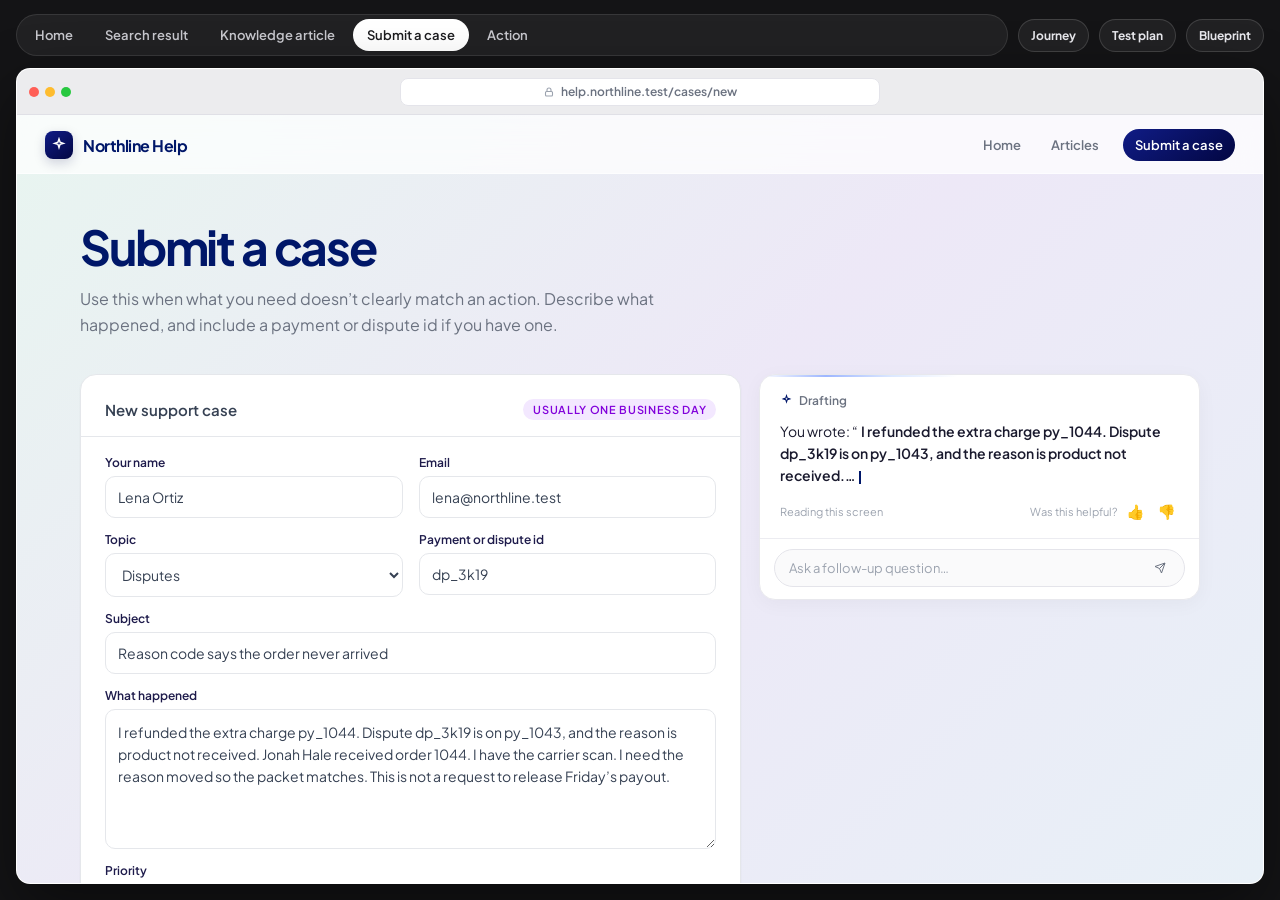
<file: submit.html>
<!DOCTYPE html>
<html lang="en">
  <head>
    <meta charset="UTF-8" />
    <meta name="viewport" content="width=device-width, initial-scale=1" />
    <title>Submit a case — Northline Help</title>
    <link rel="icon" href="data:image/svg+xml,%3Csvg xmlns='http://www.w3.org/2000/svg' viewBox='0 0 32 32'%3E%3Crect width='32' height='32' rx='8' fill='%23020642'/%3E%3Cpath d='M8 17.5l5 5 11-12' fill='none' stroke='white' stroke-width='2.4'/%3E%3C/svg%3E" />
    <link rel="stylesheet" href="./tokens.css" />
    <link rel="stylesheet" href="./site.css?v=30" />
  </head>
  <body data-page="submit" data-summary-placement="rail">
    <a class="skip" href="#main">Skip to content</a>
    <header class="site-header">
      <a class="brand" href="index.html">
        <span class="brand-mark" aria-hidden="true">
          <svg width="16" height="16" viewBox="0 0 24 24" fill="none" stroke="currentColor" stroke-width="2.2">
            <path d="M12 3l1.6 4.8L18.5 9.5 13.6 11 12 16l-1.6-5L5.5 9.5 10.4 7.8 12 3z" />
          </svg>
        </span>
        Northline Help
      </a>
      <nav class="nav" aria-label="Primary">
        <a href="index.html">Home</a>
        <a href="search.html">Articles</a>
        <a class="btn-primary" href="submit.html" aria-current="page">Submit a case</a>
      </nav>
    </header>

    <main id="main">
      <div class="wrap">
        <header class="page-head">
          <h1 class="page-title">Submit a case</h1>
          <p class="lede">Use this when what you need doesn’t clearly match an action. Describe what happened, and include a payment or dispute id if you have one.</p>
        </header>

        <div class="summary-frame">
          <div class="summary-main">
          <section class="form-card" id="case-card" aria-labelledby="case-heading">
            <header>
              <h2 id="case-heading">New support case</h2>
              <span class="status-chip">Usually one business day</span>
            </header>
            <form id="case-form" novalidate>
              <div class="form-body">
                <div class="field" data-required>
                  <label for="name">Your name</label>
                  <input id="name" name="name" type="text" autocomplete="name" value="Lena Ortiz" />
                  <span class="error"></span>
                </div>
                <div class="field" data-required>
                  <label for="email">Email</label>
                  <input id="email" name="email" type="email" autocomplete="email" value="lena@northline.test" />
                  <span class="error"></span>
                </div>
                <div class="field" data-required>
                  <label for="topic">Topic</label>
                  <select id="topic" name="topic">
                    <option value="">Select a topic</option>
                    <option selected>Disputes</option>
                    <option>Payouts</option>
                    <option>Verification</option>
                    <option>Refunds</option>
                    <option>Security</option>
                    <option>Something else</option>
                  </select>
                  <span class="error"></span>
                </div>
                <div class="field">
                  <label for="reference">Payment or dispute id</label>
                  <input id="reference" name="reference" type="text" value="dp_3k19" />
                </div>
                <div class="field field--full" data-required>
                  <label for="subject">Subject</label>
                  <input id="subject" name="subject" type="text" value="Reason code says the order never arrived" />
                  <span class="error"></span>
                </div>
                <div class="field field--full" data-required>
                  <label for="details">What happened</label>
                  <textarea id="details" name="details">I refunded the extra charge py_1044. Dispute dp_3k19 is on py_1043, and the reason is product not received. Jonah Hale received order 1044. I have the carrier scan. I need the reason moved so the packet matches. This is not a request to release Friday’s payout.</textarea>
                  <span class="error"></span>
                </div>
                <div class="field field--full">
                  <span id="priority-label" style="font-size: 12px; font-weight: 600; color: var(--brand-navy);">Priority</span>
                  <div class="priority" role="radiogroup" aria-labelledby="priority-label">
                    <label><input type="radio" name="priority" value="Normal" checked /> Normal</label>
                    <label><input type="radio" name="priority" value="Urgent" /> Urgent — deadline is today</label>
                    <label><input type="radio" name="priority" value="Low" /> Low</label>
                  </div>
                </div>
                <div class="field field--full">
                  <label for="attachment">Attachment</label>
                  <div class="file-row">
                    <input id="attachment" name="attachment" type="file" />
                    <span id="file-name">No file selected</span>
                  </div>
                </div>
              </div>
              <div class="form-footer">
                <a class="btn-secondary" href="index.html">Cancel</a>
                <button type="submit" class="btn-primary">Submit case</button>
              </div>
            </form>
          </section>
          </div>

          <div data-summary-slot></div>
        </div>
      </div>
    </main>

    <footer class="site-footer">
      <span>Northline Help Center</span>
      <nav aria-label="Footer">
        <a href="index.html">Home</a>
        <a href="search.html">Articles</a>
        <a href="submit.html">Submit a case</a>
      </nav>
    </footer>
    <script src="./site.js?v=29"></script>
  </body>
</html>
</file>
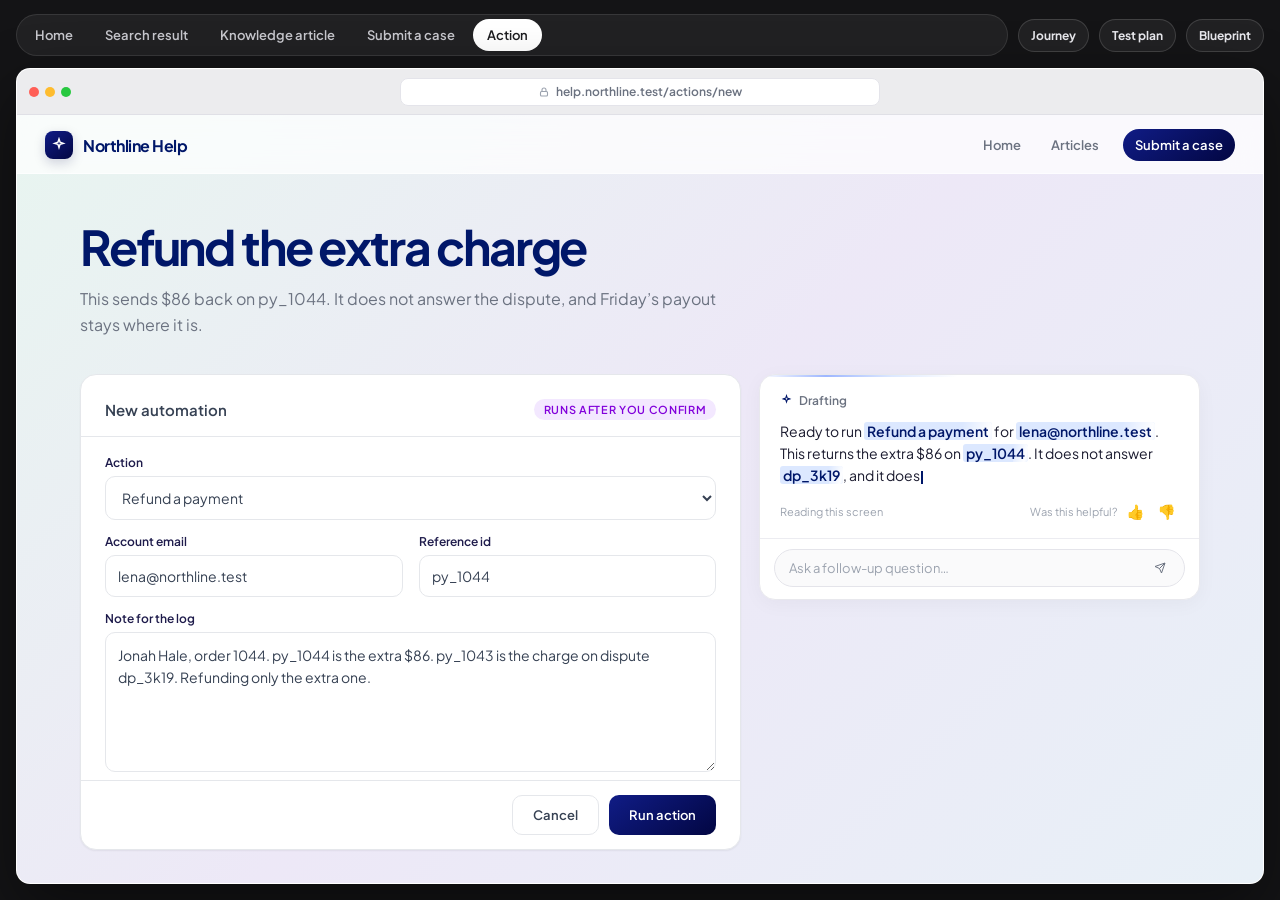
<file: help-center/action.html>
<!DOCTYPE html>
<html lang="en">
  <head>
    <meta charset="UTF-8" />
    <meta name="viewport" content="width=device-width, initial-scale=1" />
    <title>Run an action — Northline Help</title>
    <link rel="icon" href="data:image/svg+xml,%3Csvg xmlns='http://www.w3.org/2000/svg' viewBox='0 0 32 32'%3E%3Crect width='32' height='32' rx='8' fill='%23020642'/%3E%3Cpath d='M8 17.5l5 5 11-12' fill='none' stroke='white' stroke-width='2.4'/%3E%3C/svg%3E" />
    <link rel="stylesheet" href="../tokens.css" />
    <link rel="stylesheet" href="./site.css?v=30" />
  </head>
  <body data-page="action" data-summary-placement="rail">
    <a class="skip" href="#main">Skip to content</a>
    <header class="site-header">
      <a class="brand" href="index.html">
        <span class="brand-mark" aria-hidden="true">
          <svg width="16" height="16" viewBox="0 0 24 24" fill="none" stroke="currentColor" stroke-width="2.2">
            <path d="M12 3l1.6 4.8L18.5 9.5 13.6 11 12 16l-1.6-5L5.5 9.5 10.4 7.8 12 3z" />
          </svg>
        </span>
        Northline Help
      </a>
      <nav class="nav" aria-label="Primary">
        <a href="index.html">Home</a>
        <a href="search.html">Articles</a>
        <a class="btn-primary" href="submit.html">Submit a case</a>
      </nav>
    </header>

    <main id="main">
      <div class="wrap">
        <header class="page-head">
          <h1 class="page-title">Refund the extra charge</h1>
          <p class="lede">This sends $86 back on py_1044. It does not answer the dispute, and Friday’s payout stays where it is.</p>
        </header>
        <div class="summary-frame">
          <section class="form-card summary-main" id="action-card" aria-labelledby="action-heading">
            <header>
              <h2 id="action-heading">New automation</h2>
              <span class="status-chip">Runs after you confirm</span>
            </header>
            <form id="action-form" novalidate>
              <div class="form-body">
                <div class="field field--full" data-required>
                  <label for="action-type">Action</label>
                  <select id="action-type" name="action">
                    <option value="">Choose an action</option>
                    <option value="review">Request a payout review</option>
                    <option value="remind">Send an evidence reminder</option>
                    <option value="refund" selected>Refund a payment</option>
                    <option value="reset">Reset an authenticator</option>
                  </select>
                  <span class="error"></span>
                </div>
                <div class="field" data-required>
                  <label for="action-email">Account email</label>
                  <input id="action-email" name="email" type="email" autocomplete="email" value="lena@northline.test" />
                  <span class="error"></span>
                </div>
                <div class="field">
                  <label for="action-reference">Reference id</label>
                  <input id="action-reference" name="reference" type="text" value="py_1044" />
                </div>
                <div class="field field--full">
                  <label for="action-note">Note for the log</label>
                  <textarea id="action-note" name="note">Jonah Hale, order 1044. py_1044 is the extra $86. py_1043 is the charge on dispute dp_3k19. Refunding only the extra one.</textarea>
                </div>
              </div>
              <div class="form-footer">
                <a class="btn-secondary" href="index.html">Cancel</a>
                <button type="submit" class="btn-primary">Run action</button>
              </div>
            </form>
          </section>
          <div data-summary-slot></div>
        </div>
      </div>
    </main>

    <footer class="site-footer">
      <span>Northline Help Center</span>
      <nav aria-label="Footer">
        <a href="index.html">Home</a>
        <a href="search.html?q=charged+twice">Search result</a>
        <a href="article.html">Knowledge article</a>
        <a href="submit.html">Submit a case</a>
        <a href="action.html">Action</a>
      </nav>
    </footer>
    <script src="./site.js?v=29"></script>
  </body>
</html>
</file>
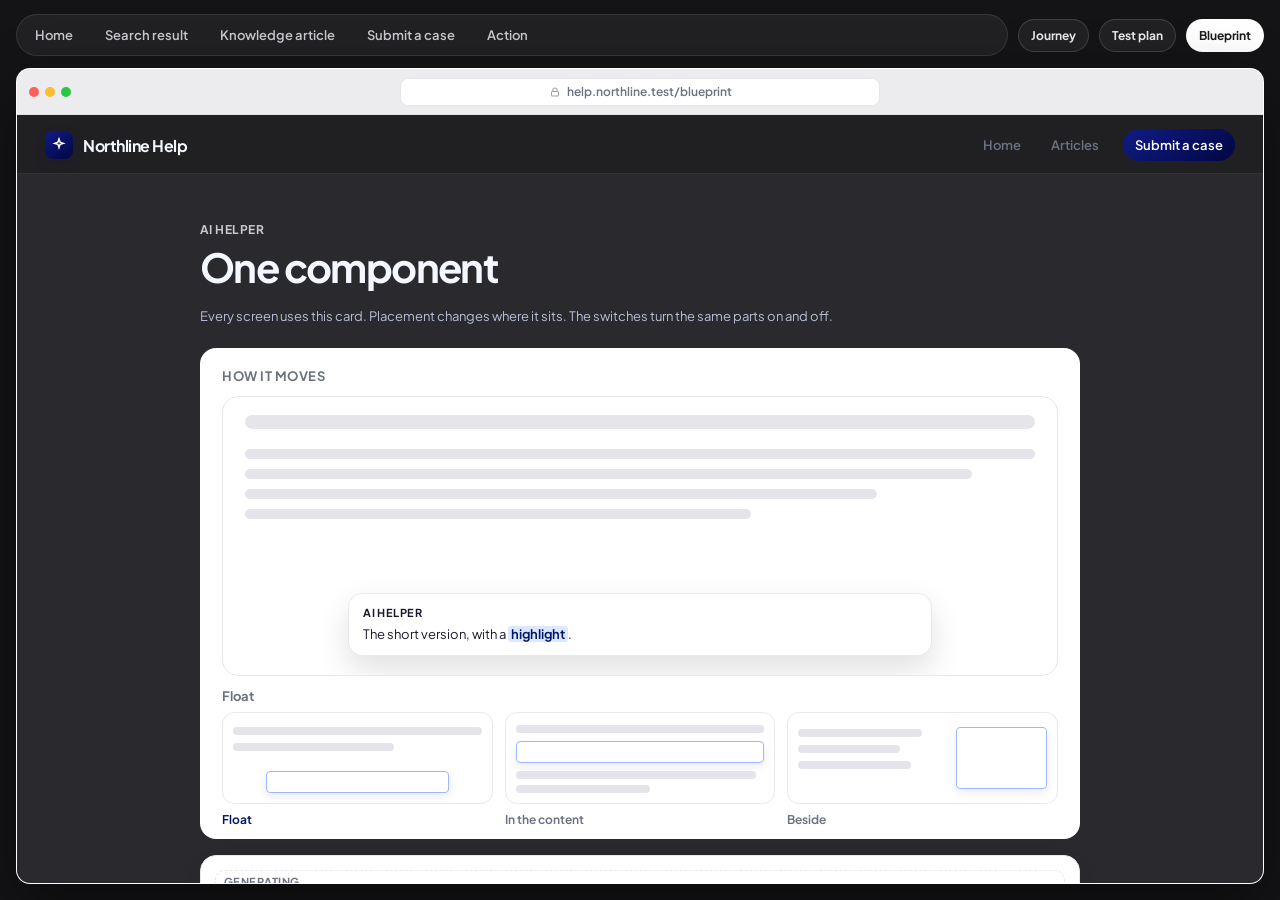
<file: help-center/blueprint.html>
<!DOCTYPE html>
<html lang="en">
  <head>
    <meta charset="UTF-8" />
    <meta name="viewport" content="width=device-width, initial-scale=1" />
    <title>Blueprint — Northline Help</title>
    <link rel="icon" href="data:image/svg+xml,%3Csvg xmlns='http://www.w3.org/2000/svg' viewBox='0 0 32 32'%3E%3Crect width='32' height='32' rx='8' fill='%23020642'/%3E%3Cpath d='M8 17.5l5 5 11-12' fill='none' stroke='white' stroke-width='2.4'/%3E%3C/svg%3E" />
    <link rel="stylesheet" href="../tokens.css" />
    <link rel="stylesheet" href="./site.css?v=30" />
  </head>
  <body data-page="blueprint">
    <a class="skip" href="#main">Skip to content</a>
    <header class="site-header">
      <a class="brand" href="index.html">
        <span class="brand-mark" aria-hidden="true">
          <svg width="16" height="16" viewBox="0 0 24 24" fill="none" stroke="currentColor" stroke-width="2.2">
            <path d="M12 3l1.6 4.8L18.5 9.5 13.6 11 12 16l-1.6-5L5.5 9.5 10.4 7.8 12 3z" />
          </svg>
        </span>
        Northline Help
      </a>
      <nav class="nav" aria-label="Primary">
        <a href="index.html">Home</a>
        <a href="search.html">Articles</a>
        <a class="btn-primary" href="submit.html">Submit a case</a>
      </nav>
    </header>

    <main id="main">
      <div class="wrap blueprint-page">
        <p class="blueprint__kicker">AI Helper</p>
        <h1>One component</h1>
        <p class="blueprint__lede">Every screen uses this card. Placement changes where it sits. The switches turn the same parts on and off.</p>

        <section class="blueprint__section">
          <h2>How it moves</h2>
          <div class="bp-stage">
            <div class="bp-stage__frame" data-pose="float">
              <div class="bp-stage__header"></div>
              <div class="bp-stage__lines">
                <span></span><span></span><span></span><span></span>
              </div>
              <div class="bp-stage__tile">
                <strong>AI Helper</strong>
                <em>The short version, with a <mark>highlight</mark>.</em>
              </div>
            </div>
            <p class="bp-stage__label" data-stage-label>Float</p>
          </div>
          <div class="bp-skeletons">
            <figure class="bp-skel is-on" data-stage-chip="float">
              <div class="bp-skel__frame bp-skel__frame--float" aria-hidden="true">
                <span></span><span></span>
                <i></i>
              </div>
              <figcaption>Float</figcaption>
            </figure>
            <figure class="bp-skel" data-stage-chip="inline">
              <div class="bp-skel__frame bp-skel__frame--inline" aria-hidden="true">
                <b></b>
                <i></i>
                <span></span><span></span>
              </div>
              <figcaption>In the content</figcaption>
            </figure>
            <figure class="bp-skel" data-stage-chip="beside">
              <div class="bp-skel__frame bp-skel__frame--beside" aria-hidden="true">
                <span></span><span></span><span></span>
                <i></i>
              </div>
              <figcaption>Beside</figcaption>
            </figure>
          </div>
        </section>

        <div class="bp-diagram" aria-hidden="true">
          <div class="bp-card">
            <div class="bp-scan" data-bp="generating">Generating</div>
            <div class="bp-label" data-bp="label">Label</div>
            <p class="bp-body" data-bp="body">Summary with a <mark>blue highlight</mark>.</p>
            <div class="bp-meta">
              <span data-bp="meta">Meta line</span>
              <span data-bp="helpful">Helpful</span>
            </div>
            <div class="bp-ask" data-bp="ask">Ask</div>
            <div class="bp-chip" data-bp="questions">Question chip</div>
          </div>
        </div>

        <section class="blueprint__section">
          <h2>Parts</h2>
          <div data-blueprint-parts></div>
        </section>

        <section class="blueprint__section">
          <h2>Where it sits</h2>
          <div data-blueprint-screens></div>
        </section>

        <button type="button" class="blueprint__reset" data-blueprint-reset>Reset to the blueprint</button>
      </div>
    </main>

    <footer class="site-footer">
      <span>Northline Help Center</span>
      <nav aria-label="Footer">
        <a href="index.html">Home</a>
        <a href="search.html?q=charged+twice">Search result</a>
        <a href="article.html">Knowledge article</a>
        <a href="submit.html">Submit a case</a>
        <a href="action.html">Action</a>
        <a href="blueprint.html">Blueprint</a>
      </nav>
    </footer>
    <script src="./site.js?v=29"></script>
  </body>
</html>
</file>
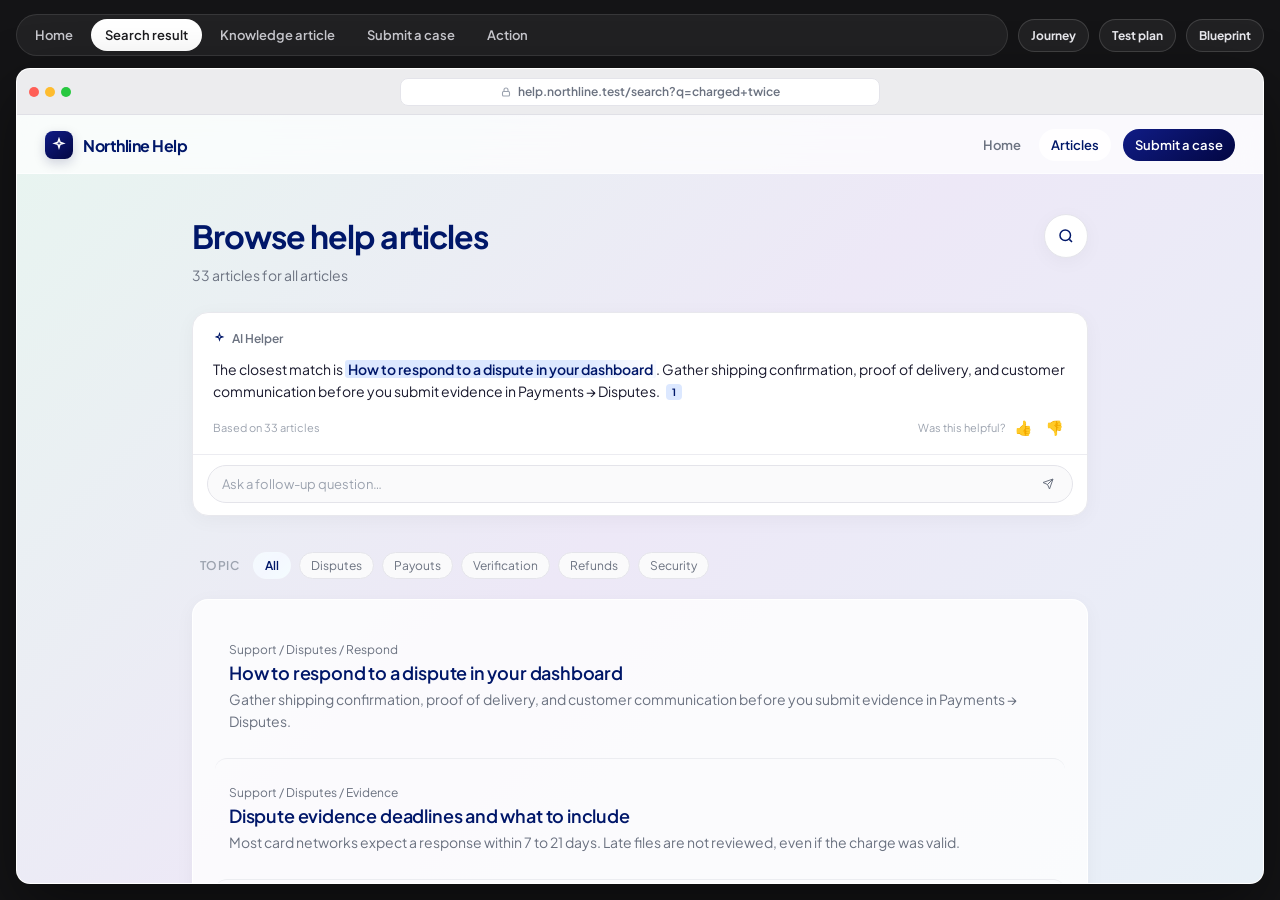
<file: help-center/search.html>
<!DOCTYPE html>
<html lang="en">
  <head>
    <meta charset="UTF-8" />
    <meta name="viewport" content="width=device-width, initial-scale=1" />
    <title>Search results — Northline Help</title>
    <link rel="icon" href="data:image/svg+xml,%3Csvg xmlns='http://www.w3.org/2000/svg' viewBox='0 0 32 32'%3E%3Crect width='32' height='32' rx='8' fill='%23020642'/%3E%3Cpath d='M8 17.5l5 5 11-12' fill='none' stroke='white' stroke-width='2.4'/%3E%3C/svg%3E" />
    <link rel="stylesheet" href="../tokens.css" />
    <link rel="stylesheet" href="./site.css?v=30" />
  </head>
  <body data-page="search" data-summary-placement="below-search">
    <a class="skip" href="#main">Skip to content</a>
    <header class="site-header">
      <a class="brand" href="index.html">
        <span class="brand-mark" aria-hidden="true">
          <svg width="16" height="16" viewBox="0 0 24 24" fill="none" stroke="currentColor" stroke-width="2.2">
            <path d="M12 3l1.6 4.8L18.5 9.5 13.6 11 12 16l-1.6-5L5.5 9.5 10.4 7.8 12 3z" />
          </svg>
        </span>
        Northline Help
      </a>
      <nav class="nav" aria-label="Primary">
        <a href="index.html">Home</a>
        <a href="search.html" aria-current="page">Articles</a>
        <a class="btn-primary" href="submit.html">Submit a case</a>
      </nav>
    </header>

    <main id="main">
      <div class="wrap">
        <div class="summary-frame">
          <div class="summary-main">
            <div id="results-view">
              <div class="results-heading">
                <div class="results-heading__title">
                  <h1 id="results-title">Browse help articles</h1>
                  <button type="button" class="results-search-btn" id="results-search-btn" aria-expanded="false" aria-controls="results-search">
                    <svg width="18" height="18" viewBox="0 0 24 24" fill="none" stroke="currentColor" stroke-width="2" aria-hidden="true">
                      <circle cx="11" cy="11" r="7" /><path d="M20 20l-3.5-3.5" />
                    </svg>
                    <span class="visually-hidden">Search</span>
                  </button>
                </div>
                <form id="results-search" class="search-shell search-shell--compact results-search" data-search-form role="search" hidden>
                  <div class="search-top">
                    <div class="search-input-wrap">
                      <svg width="18" height="18" viewBox="0 0 24 24" fill="none" stroke="currentColor" stroke-width="2" aria-hidden="true">
                        <circle cx="11" cy="11" r="7" /><path d="M20 20l-3.5-3.5" />
                      </svg>
                      <input type="search" name="q" placeholder="Search articles, or describe your issue" aria-label="Search help articles" autocomplete="off" />
                    </div>
                    <button type="submit" class="btn-send" aria-label="Search">
                      <svg width="18" height="18" viewBox="0 0 24 24" fill="none" stroke="currentColor" stroke-width="2">
                        <path d="M22 2L11 13" /><path d="M22 2L15 22L11 13L2 9L22 2Z" />
                      </svg>
                    </button>
                  </div>
                  <div class="suggest" data-suggest></div>
                </form>
              </div>
              <p class="results-meta" id="results-meta"></p>
              <div data-summary-slot></div>
              <div class="topic-row">
                <span class="label">Topic</span>
                <div class="chips" id="topic-filters"></div>
              </div>
              <div class="panel" id="result-list"></div>
            </div>
            <div id="article-view" hidden></div>
          </div>
        </div>
      </div>
    </main>

    <footer class="site-footer">
      <span>Northline Help Center</span>
      <nav aria-label="Footer">
        <a href="index.html">Home</a>
        <a href="search.html">Articles</a>
        <a href="submit.html">Submit a case</a>
      </nav>
    </footer>
    <script src="./site.js?v=29"></script>
  </body>
</html>
</file>
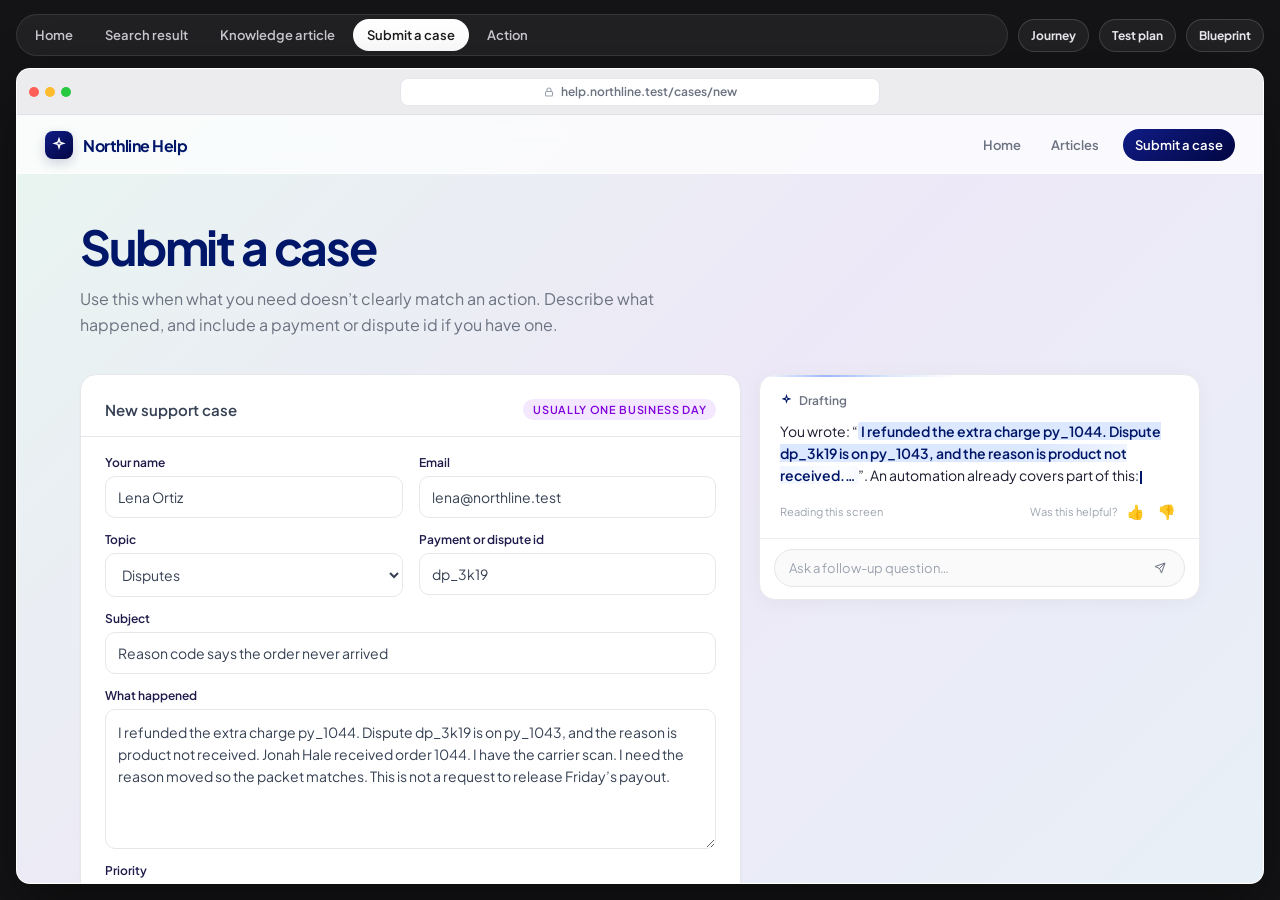
<file: help-center/submit.html>
<!DOCTYPE html>
<html lang="en">
  <head>
    <meta charset="UTF-8" />
    <meta name="viewport" content="width=device-width, initial-scale=1" />
    <title>Submit a case — Northline Help</title>
    <link rel="icon" href="data:image/svg+xml,%3Csvg xmlns='http://www.w3.org/2000/svg' viewBox='0 0 32 32'%3E%3Crect width='32' height='32' rx='8' fill='%23020642'/%3E%3Cpath d='M8 17.5l5 5 11-12' fill='none' stroke='white' stroke-width='2.4'/%3E%3C/svg%3E" />
    <link rel="stylesheet" href="../tokens.css" />
    <link rel="stylesheet" href="./site.css?v=30" />
  </head>
  <body data-page="submit" data-summary-placement="rail">
    <a class="skip" href="#main">Skip to content</a>
    <header class="site-header">
      <a class="brand" href="index.html">
        <span class="brand-mark" aria-hidden="true">
          <svg width="16" height="16" viewBox="0 0 24 24" fill="none" stroke="currentColor" stroke-width="2.2">
            <path d="M12 3l1.6 4.8L18.5 9.5 13.6 11 12 16l-1.6-5L5.5 9.5 10.4 7.8 12 3z" />
          </svg>
        </span>
        Northline Help
      </a>
      <nav class="nav" aria-label="Primary">
        <a href="index.html">Home</a>
        <a href="search.html">Articles</a>
        <a class="btn-primary" href="submit.html" aria-current="page">Submit a case</a>
      </nav>
    </header>

    <main id="main">
      <div class="wrap">
        <header class="page-head">
          <h1 class="page-title">Submit a case</h1>
          <p class="lede">Use this when what you need doesn’t clearly match an action. Describe what happened, and include a payment or dispute id if you have one.</p>
        </header>

        <div class="summary-frame">
          <div class="summary-main">
          <section class="form-card" id="case-card" aria-labelledby="case-heading">
            <header>
              <h2 id="case-heading">New support case</h2>
              <span class="status-chip">Usually one business day</span>
            </header>
            <form id="case-form" novalidate>
              <div class="form-body">
                <div class="field" data-required>
                  <label for="name">Your name</label>
                  <input id="name" name="name" type="text" autocomplete="name" value="Lena Ortiz" />
                  <span class="error"></span>
                </div>
                <div class="field" data-required>
                  <label for="email">Email</label>
                  <input id="email" name="email" type="email" autocomplete="email" value="lena@northline.test" />
                  <span class="error"></span>
                </div>
                <div class="field" data-required>
                  <label for="topic">Topic</label>
                  <select id="topic" name="topic">
                    <option value="">Select a topic</option>
                    <option selected>Disputes</option>
                    <option>Payouts</option>
                    <option>Verification</option>
                    <option>Refunds</option>
                    <option>Security</option>
                    <option>Something else</option>
                  </select>
                  <span class="error"></span>
                </div>
                <div class="field">
                  <label for="reference">Payment or dispute id</label>
                  <input id="reference" name="reference" type="text" value="dp_3k19" />
                </div>
                <div class="field field--full" data-required>
                  <label for="subject">Subject</label>
                  <input id="subject" name="subject" type="text" value="Reason code says the order never arrived" />
                  <span class="error"></span>
                </div>
                <div class="field field--full" data-required>
                  <label for="details">What happened</label>
                  <textarea id="details" name="details">I refunded the extra charge py_1044. Dispute dp_3k19 is on py_1043, and the reason is product not received. Jonah Hale received order 1044. I have the carrier scan. I need the reason moved so the packet matches. This is not a request to release Friday’s payout.</textarea>
                  <span class="error"></span>
                </div>
                <div class="field field--full">
                  <span id="priority-label" style="font-size: 12px; font-weight: 600; color: var(--brand-navy);">Priority</span>
                  <div class="priority" role="radiogroup" aria-labelledby="priority-label">
                    <label><input type="radio" name="priority" value="Normal" checked /> Normal</label>
                    <label><input type="radio" name="priority" value="Urgent" /> Urgent — deadline is today</label>
                    <label><input type="radio" name="priority" value="Low" /> Low</label>
                  </div>
                </div>
                <div class="field field--full">
                  <label for="attachment">Attachment</label>
                  <div class="file-row">
                    <input id="attachment" name="attachment" type="file" />
                    <span id="file-name">No file selected</span>
                  </div>
                </div>
              </div>
              <div class="form-footer">
                <a class="btn-secondary" href="index.html">Cancel</a>
                <button type="submit" class="btn-primary">Submit case</button>
              </div>
            </form>
          </section>
          </div>

          <div data-summary-slot></div>
        </div>
      </div>
    </main>

    <footer class="site-footer">
      <span>Northline Help Center</span>
      <nav aria-label="Footer">
        <a href="index.html">Home</a>
        <a href="search.html">Articles</a>
        <a href="submit.html">Submit a case</a>
      </nav>
    </footer>
    <script src="./site.js?v=29"></script>
  </body>
</html>
</file>
<file: tokens.css>
/**
 * Search Experience — Default design tokens
 * Source: src/app/designTokens.json (default skin)
 *
 * Drop this file into another project and import it, or copy the :root block.
 * Font: https://fonts.google.com/specimen/Plus+Jakarta+Sans
 */

@import url("https://fonts.googleapis.com/css2?family=Plus+Jakarta+Sans:wght@300;400;500;600;700&display=swap");

:root {
  /* Brand */
  --brand-navy: #1e1b4b;
  --brand-navy-deep: #001769;
  --brand-purple: #8200db;
  --brand-purple-dark: #4c1d95;
  --brand-purple-mid: #312e81;
  --brand-green: #096;
  --brand-green-dark: #064e3b;
  --brand-green-mid: #065f46;

  /* UI */
  --ui-body: #364153;
  --ui-muted: #9ca3af;
  --ui-muted-dark: #6b7280;
  --ui-icon: #4a5565;
  --ui-border-light: #d1d5db;
  --ui-border-faint: #e5e7eb;
  --ui-bg-page: #f5f5f7;
  --ui-bg-input: #f3f4f6;
  --ui-bg-file-chip: #f0f0f8;
  --ui-border-chip: #e0e0f0;

  /* Accent */
  --accent-indigo: #6366f1;
  --accent-sky: #0ea5e9;
  --accent-amber: #f59e0b;
  --accent-emerald: #10b981;
  --accent-slate: #64748b;

  /* Fixed */
  --white: #ffffff;
  --black: #000000;
  --status-dot: #00c950;

  /* Alpha */
  --alpha-rail-bg: rgba(220, 225, 255, 0.75);
  --alpha-focus-ring: rgba(99, 102, 241, 0.25);
  --alpha-overlay-modal: rgba(0, 0, 0, 0.3);
  --alpha-overlay-light: rgba(0, 0, 0, 0.1);
  --alpha-shadow-subtle: rgba(0, 0, 0, 0.06);
  --alpha-shadow-panel: rgba(0, 0, 0, 0.08);
  --alpha-shadow-drop: rgba(0, 0, 0, 0.12);

  /* Gradients */
  --gradient-page: linear-gradient(135deg, #e8f5f0 0%, #ede8f7 50%, #e8f0f7 100%);
  --gradient-theme: linear-gradient(135deg, #d6effc 0%, #d8e4ff 49%, #d6f3fd 95%);
  --gradient-button-primary: linear-gradient(142.634deg, #101c86 0%, #020642 100%);
  --gradient-button-send: linear-gradient(135deg, #8200db 0%, #4c1d95 100%);
  --gradient-button-indigo: linear-gradient(135deg, #6366f1 0%, #4f46e5 100%);

  /* Theme (Sky Periwinkle) — used for search bar ring / chip fills */
  --theme-gradient: linear-gradient(135deg, #d6effc 0%, #d8e4ff 49%, #d6f3fd 95%);
  --theme-swatch-a: #a3d9f6;
  --theme-swatch-b: #abbffd;
  --theme-text: #1e1b4b;

  /* Shadows */
  --shadow-search-glow: 0 0 8px 2px rgba(200, 225, 255, 0.3),
    0 0 28px 6px rgba(200, 225, 255, 0.15), 0 0 60px 12px rgba(210, 230, 255, 0.08);
  --shadow-dropdown: 0px 8px 24px rgba(0, 0, 0, 0.1);
  --shadow-modal: 0 8px 24px rgba(0, 0, 0, 0.12);
  --shadow-card: 0 4px 20px rgba(0, 0, 0, 0.04);
  --shadow-floating: 0 4px 20px rgba(0, 0, 0, 0.15);

  /* Typography */
  --font-body: "Plus Jakarta Sans", sans-serif;
  --font-heading: "Plus Jakarta Sans", sans-serif;
  --fs-xs: 9px;
  --fs-sm: 10px;
  --fs-sm2: 11px;
  --fs-sm3: 12px;
  --fs-base: 13px;
  --fs-md: 14px;
  --fs-md2: 15px;
  --fs-lg: 16px;
  --fs-xl: 20px;
  --fs-hero: 60px;
  --fw-light: 300;
  --fw-normal: 400;
  --fw-medium: 500;
  --fw-semibold: 600;
  --fw-bold: 700;
  --lh-body: 22px;
  --lh-sub: 28px;
  --tracking-hero: -1.5px;
  --tracking-search: -0.3125px;

  /* Radii */
  --radius-sm: 5px;
  --radius-md: 8px;
  --radius-base: 10px;
  --radius-lg: 12px;
  --radius-xl: 14px;
  --radius-xl2: 16px;
  --radius-full: 9999px;

  /* Layout */
  --max-hero: 1200px;
  --max-search: 896px;
  --max-chat: 800px;

  /* Motion */
  --ease-standard: cubic-bezier(0.4, 0, 0.2, 1);
  --duration-fast: 150ms;
  --duration-dropdown: 200ms;
  --duration-screen: 300ms;
}

*,
*::before,
*::after {
  box-sizing: border-box;
}

body {
  margin: 0;
  font-family: var(--font-body);
  color: var(--ui-body);
  background: var(--gradient-page);
  -webkit-font-smoothing: antialiased;
}
</file>
<file: site.css>
/* Help Center — layout on top of tokens.css */

a {
  color: inherit;
  text-decoration: none;
}

button,
input,
select,
textarea {
  font-family: inherit;
}

:focus-visible {
  outline: 2px solid var(--accent-indigo);
  outline-offset: 2px;
}

.skip {
  position: absolute;
  left: 12px;
  top: -40px;
  background: var(--white);
  color: var(--brand-navy-deep);
  padding: 8px 12px;
  border-radius: var(--radius-md);
  z-index: 50;
}

.skip:focus {
  top: 12px;
}

/* —— Header —— */
.site-header {
  position: sticky;
  top: 0;
  z-index: 30;
  display: flex;
  flex-wrap: wrap;
  align-items: center;
  justify-content: space-between;
  gap: 12px 16px;
  padding: 14px 28px 12px;
  background: rgba(255, 255, 255, 0.72);
  backdrop-filter: blur(16px);
  border-bottom: 1px solid rgba(255, 255, 255, 0.65);
}

html,
body {
  height: 100%;
}

body {
  overflow: hidden;
  background: #141416;
}

.studio {
  height: 100%;
  min-height: 0;
  display: flex;
  flex-direction: column;
  gap: 12px;
  padding: 14px 16px 16px;
}

.studio-bar {
  display: flex;
  align-items: center;
  gap: 10px;
  flex: none;
  min-width: 0;
}

.studio-stage {
  flex: 1 1 auto;
  min-height: 0;
  display: flex;
  gap: 12px;
}

.browser {
  flex: 1 1 auto;
  min-height: 0;
  display: flex;
  flex-direction: column;
  border-radius: 14px;
  overflow: hidden;
  background: #fff;
  border: 1px solid rgba(255, 255, 255, 0.16);
  box-shadow: 0 24px 64px rgba(0, 0, 0, 0.45);
}

.browser-chrome {
  flex: none;
  display: grid;
  grid-template-columns: 64px minmax(0, 1fr) 64px;
  align-items: center;
  height: 46px;
  padding: 0 12px;
  background: #ececee;
  border-bottom: 1px solid #e0e0e6;
}

.browser-dots {
  display: flex;
  gap: 6px;
}

.browser-dots i {
  width: 10px;
  height: 10px;
  border-radius: 50%;
  display: block;
}

.browser-dots i:nth-child(1) { background: #ff5f57; }
.browser-dots i:nth-child(2) { background: #febc2e; }
.browser-dots i:nth-child(3) { background: #28c840; }

.browser-address {
  justify-self: center;
  display: flex;
  align-items: center;
  justify-content: center;
  gap: 6px;
  width: min(480px, 100%);
  height: 28px;
  padding: 0 12px;
  border-radius: 8px;
  background: #fff;
  border: 1px solid #e4e4ea;
  color: #6b7280;
  font-size: 12px;
  font-weight: 600;
}

.browser-address svg {
  flex: none;
  color: #9ca3af;
}

.browser-viewport {
  flex: 1 1 auto;
  min-height: 0;
  position: relative;
  overflow: auto;
  transform: translateZ(0);
  background: var(--gradient-page);
}

.screen-tabs {
  display: flex;
  gap: 4px;
  flex: 1 1 auto;
  min-width: 0;
  overflow-x: auto;
  scrollbar-width: none;
  padding: 4px;
  border-radius: var(--radius-full);
  background: rgba(255, 255, 255, 0.06);
  border: 1px solid rgba(255, 255, 255, 0.1);
}

.screen-tabs::-webkit-scrollbar {
  display: none;
}

.screen-tabs a {
  flex: 0 0 auto;
  padding: 8px 14px;
  border-radius: var(--radius-full);
  font-size: 13px;
  font-weight: 600;
  color: #c8c8ce;
  white-space: nowrap;
}

.screen-tabs a:hover {
  color: #fff;
  background: rgba(255, 255, 255, 0.08);
}

.screen-tabs a[aria-current="page"] {
  color: #1c1c1f;
  background: #fff;
}

.brand {
  display: inline-flex;
  align-items: center;
  gap: 10px;
  color: var(--brand-navy-deep);
  font-weight: 700;
  letter-spacing: -0.03em;
  font-size: 16px;
}

.brand-mark {
  width: 28px;
  height: 28px;
  border-radius: 8px;
  display: inline-flex;
  align-items: center;
  justify-content: center;
  color: var(--white);
  background-image: var(--gradient-button-primary);
  box-shadow: 0 4px 12px rgba(2, 6, 66, 0.18);
}

.brand-mark svg {
  display: block;
}

.nav {
  display: flex;
  align-items: center;
  gap: 6px;
}

.nav a {
  font-size: 13px;
  font-weight: 600;
  color: var(--ui-muted-dark);
  padding: 8px 12px;
  border-radius: var(--radius-full);
}

.nav a:hover {
  color: var(--brand-navy-deep);
  background: rgba(255, 255, 255, 0.7);
}

.nav a[aria-current="page"]:not(.btn-primary) {
  color: var(--brand-navy-deep);
  background: rgba(255, 255, 255, 0.85);
}

.nav a.btn-primary,
.nav a.btn-primary:hover {
  margin-left: 6px;
  color: var(--white);
  text-decoration: none;
  background-color: transparent;
  background-image: var(--gradient-button-primary);
}

/* —— Buttons —— */
.btn-primary {
  display: inline-flex;
  align-items: center;
  justify-content: center;
  gap: 8px;
  font-weight: 600;
  font-size: 13px;
  padding: 11px 20px;
  border: none;
  border-radius: var(--radius-base);
  color: var(--white);
  background-image: var(--gradient-button-primary);
  cursor: pointer;
  transition: opacity var(--duration-fast) var(--ease-standard);
}

.btn-primary:hover {
  opacity: 0.92;
}

.btn-primary:disabled {
  opacity: 0.55;
  cursor: not-allowed;
}

.btn-secondary {
  display: inline-flex;
  align-items: center;
  justify-content: center;
  font-size: 13px;
  font-weight: 600;
  padding: 11px 20px;
  border: 1px solid var(--ui-border-faint);
  border-radius: var(--radius-base);
  background: var(--white);
  color: var(--ui-body);
  cursor: pointer;
}

.btn-secondary:hover {
  background: var(--ui-bg-page);
}

.btn-send {
  width: 56px;
  height: 56px;
  flex-shrink: 0;
  border: none;
  border-radius: var(--radius-full);
  background: var(--white);
  box-shadow: var(--shadow-floating);
  cursor: pointer;
  display: inline-flex;
  align-items: center;
  justify-content: center;
  color: var(--brand-navy-deep);
}

.btn-send:hover {
  color: var(--brand-purple);
}

.search-shell--compact .btn-send {
  width: 48px;
  height: 48px;
}

/* —— Search —— */
.search-shell {
  width: 100%;
  max-width: var(--max-search);
  margin: 0 auto;
  border-radius: var(--radius-full);
  padding: 4px 10px 4px 4px;
  background-image: var(--theme-gradient);
  box-shadow: var(--shadow-search-glow);
  display: flex;
  align-items: center;
  gap: 6px;
}

.search-shell.is-open {
  flex-direction: column;
  align-items: stretch;
  border-radius: 20px;
  padding: 4px 4px 12px;
  background-image: none;
  background: var(--white);
  box-shadow: var(--shadow-dropdown);
}

.search-top {
  display: flex;
  align-items: center;
  gap: 6px;
  width: 100%;
}

.search-input-wrap {
  flex: 1;
  min-width: 0;
  background: var(--white);
  border-radius: var(--radius-full);
  padding: 14px 18px;
  display: flex;
  align-items: center;
  gap: 12px;
  color: var(--ui-muted);
}

.search-shell.is-open .search-input-wrap {
  border-radius: 16px;
}

.search-input-wrap input {
  flex: 1;
  min-width: 0;
  border: 0;
  outline: none;
  font-size: 16px;
  letter-spacing: var(--tracking-search);
  color: var(--ui-body);
  background: transparent;
}

.search-input-wrap input::placeholder {
  color: var(--ui-muted);
}

.suggest {
  display: none;
  padding: 6px 8px 0;
}

.search-shell.is-open .suggest {
  display: flex;
  flex-direction: column;
  gap: 2px;
}

.suggest button {
  width: 100%;
  text-align: left;
  background: transparent;
  border: 0;
  border-radius: 12px;
  padding: 10px 14px;
  font-size: 14px;
  color: var(--brand-navy-deep);
  cursor: pointer;
  display: flex;
  align-items: center;
  gap: 10px;
}

.suggest button span {
  color: var(--ui-muted);
  font-size: 12px;
  margin-left: auto;
}

.suggest button:hover,
.suggest button:focus-visible {
  background: #f4f6fb;
}

/* —— Chips —— */
.chips {
  display: flex;
  flex-wrap: wrap;
  gap: 8px;
}

.chips--scroll {
  flex-wrap: nowrap;
  overflow-x: auto;
  scrollbar-width: none;
  margin-top: 8px;
}

.chips--scroll::-webkit-scrollbar {
  display: none;
}

.chip-subtle {
  flex-shrink: 0;
  border: 1px solid #e4e4ea;
  background: #fafafb;
  border-radius: var(--radius-full);
  padding: 5px 11px;
  font-size: 12px;
  color: var(--ui-muted-dark);
  cursor: pointer;
}

.chip-subtle:hover,
.chip-subtle[aria-pressed="true"] {
  background: #f3f3f6;
  border-color: #d8d8e0;
  color: var(--brand-navy);
}

.chip-theme {
  display: inline-flex;
  align-items: center;
  gap: 6px;
  border: 1px solid rgba(255, 255, 255, 0.55);
  border-radius: var(--radius-full);
  padding: 7px 14px;
  font-size: 13px;
  font-weight: 600;
  color: var(--theme-text);
  background-image: linear-gradient(rgba(255, 255, 255, 0.72), rgba(255, 255, 255, 0.72)),
    var(--theme-gradient);
  box-shadow: 0 8px 24px rgba(6, 106, 254, 0.06);
  cursor: pointer;
}

.chip-theme:hover {
  background-image: linear-gradient(rgba(255, 255, 255, 0.55), rgba(255, 255, 255, 0.55)),
    var(--theme-gradient);
}

/* —— Hero / home —— */
.wrap {
  width: min(1120px, calc(100% - 40px));
  margin: 0 auto;
}

.hero {
  padding: 72px 0 28px;
  text-align: center;
}

.eyebrow {
  display: inline-flex;
  align-items: center;
  gap: 8px;
  margin: 0 0 16px;
  font-size: 12px;
  font-weight: 600;
  letter-spacing: 0.04em;
  text-transform: uppercase;
  color: var(--ui-muted-dark);
}

.status-dot {
  width: 8px;
  height: 8px;
  border-radius: var(--radius-full);
  background: var(--status-dot);
  box-shadow: 0 0 0 4px rgba(0, 201, 80, 0.15);
}

.hero h1,
.page-title {
  margin: 0;
  font-size: 48px;
  font-weight: 700;
  letter-spacing: -0.045em;
  line-height: 1.05;
  color: var(--brand-navy-deep);
}

.lede {
  margin: 14px auto 28px;
  max-width: 520px;
  font-size: 16px;
  line-height: 26px;
  color: var(--ui-muted-dark);
}

.hero-chips {
  display: flex;
  flex-wrap: wrap;
  justify-content: center;
  gap: 8px;
  margin-top: 18px;
}

.section {
  margin: 36px 0;
}

.section-label {
  margin: 0 0 14px;
  font-size: 13px;
  font-weight: 600;
  letter-spacing: 0.06em;
  text-transform: uppercase;
  color: var(--ui-muted);
}

.topic-grid {
  display: grid;
  grid-template-columns: repeat(3, 1fr);
  gap: 14px;
}

.topic-card {
  display: flex;
  flex-direction: column;
  gap: 8px;
  background: rgba(255, 255, 255, 0.82);
  border: 1px solid rgba(255, 255, 255, 0.9);
  border-radius: var(--radius-xl2);
  box-shadow: var(--shadow-card);
  padding: 20px 20px 18px;
  min-height: 148px;
  transition: transform var(--duration-fast) var(--ease-standard),
    box-shadow var(--duration-fast) var(--ease-standard);
}

.topic-card:hover {
  transform: translateY(-2px);
  box-shadow: 0 10px 28px rgba(16, 28, 134, 0.08);
}

.topic-icon {
  width: 36px;
  height: 36px;
  border-radius: 12px;
  display: inline-flex;
  align-items: center;
  justify-content: center;
  color: var(--brand-navy-deep);
  background-image: linear-gradient(rgba(255, 255, 255, 0.45), rgba(255, 255, 255, 0.45)),
    var(--theme-gradient);
}

.topic-card h2 {
  margin: 6px 0 0;
  font-size: 16px;
  font-weight: 600;
  letter-spacing: -0.02em;
  color: var(--brand-navy-deep);
}

.topic-card p {
  margin: 0;
  font-size: 13px;
  line-height: 20px;
  color: var(--ui-muted-dark);
}

.panel {
  background: rgba(255, 255, 255, 0.78);
  border: 1px solid rgba(255, 255, 255, 0.9);
  border-radius: var(--radius-xl2);
  box-shadow: var(--shadow-card);
  padding: 8px 12px;
}

.result {
  display: block;
  padding: 16px 12px;
  border-radius: var(--radius-lg);
}

.result + .result {
  border-top: 1px solid rgba(229, 231, 235, 0.7);
}

.result:hover {
  background: rgba(255, 255, 255, 0.7);
}

.result__path {
  font-size: 12px;
  color: var(--ui-muted-dark);
  margin: 0 0 4px;
}

.result__title {
  font-size: 18px;
  font-weight: 600;
  letter-spacing: -0.01em;
  color: var(--brand-navy-deep);
  margin: 0 0 4px;
}

.result__snip {
  font-size: 14px;
  line-height: 22px;
  color: var(--ui-muted-dark);
  margin: 0;
}

.result__snip mark,
.ai-card__text mark,
.article-body mark {
  background: #dce8ff;
  color: var(--brand-navy-deep);
  font-weight: 600;
  padding: 0 3px;
  border-radius: 3px;
}

.help-band {
  display: flex;
  align-items: center;
  justify-content: space-between;
  gap: 20px;
  margin: 12px 0 64px;
  padding: 22px 24px;
  border-radius: var(--radius-xl2);
  background: rgba(255, 255, 255, 0.62);
  border: 1px solid rgba(255, 255, 255, 0.85);
}

.help-band h2 {
  margin: 0 0 4px;
  font-size: 18px;
  color: var(--brand-navy-deep);
}

.help-band p {
  margin: 0;
  font-size: 14px;
  color: var(--ui-muted-dark);
}

.site-footer {
  padding: 8px 28px 28px;
  display: flex;
  justify-content: space-between;
  gap: 12px;
  font-size: 12px;
  color: var(--ui-muted-dark);
}

.site-footer nav {
  display: flex;
  gap: 14px;
}

.site-footer a:hover {
  color: var(--brand-navy-deep);
}

/* —— Search results —— */
.results-head {
  padding: 36px 0 8px;
}

.results-head h1 {
  margin: 18px 0 0;
  font-size: 28px;
  letter-spacing: -0.03em;
  color: var(--brand-navy-deep);
  font-weight: 700;
}

.results-meta {
  margin: 8px 0 0;
  font-size: 14px;
  color: var(--ui-muted-dark);
}

.topic-row {
  display: flex;
  align-items: center;
  gap: 10px;
  flex-wrap: wrap;
  padding: 8px 8px 20px;
}

body[data-page="search"] .panel {
  padding: 16px 22px;
}

body[data-page="search"] .result {
  padding: 26px 14px;
}

.topic-row .label {
  font-size: 12px;
  font-weight: 600;
  color: var(--ui-muted);
  letter-spacing: 0.04em;
  text-transform: uppercase;
  margin-right: 4px;
}

.topic-row .chip-subtle[aria-pressed="true"] {
  color: var(--brand-navy-deep);
  font-weight: 600;
  border-color: transparent;
  background-image: linear-gradient(rgba(255, 255, 255, 0.72), rgba(255, 255, 255, 0.72)),
    var(--theme-gradient);
}

.results-layout {
  display: grid;
  grid-template-columns: minmax(0, 1fr);
  gap: 16px;
  margin-top: 18px;
  padding-bottom: 64px;
}

.ai-card {
  background: var(--white);
  border: 1px solid #e8e8ed;
  border-radius: var(--radius-xl2);
  box-shadow: var(--shadow-card);
  overflow: hidden;
}

.ai-card__body {
  padding: 18px 20px 16px;
}

.ai-card__label {
  display: flex;
  align-items: center;
  gap: 6px;
  margin-bottom: 12px;
  font-size: 12px;
  font-weight: 600;
  color: var(--ui-muted-dark);
}

.ai-card__label svg {
  color: var(--brand-navy-deep);
}

.ai-card__text {
  font-size: 14px;
  line-height: 22px;
  color: #1a1a2e;
  margin: 0;
}

.cite-row {
  display: inline-flex;
  align-items: center;
  gap: 4px;
  margin-left: 6px;
  vertical-align: 1px;
}

.cite {
  display: inline-flex;
  align-items: center;
  justify-content: center;
  min-width: 16px;
  height: 16px;
  padding: 0 4px;
  border-radius: 4px;
  background: #dce8ff;
  color: #001769;
  font-size: 10px;
  font-weight: 700;
  line-height: 1;
  text-decoration: none;
}

.cite:hover,
.cite:focus-visible {
  background: #001769;
  color: #fff;
}

.cite-preview {
  position: fixed;
  z-index: 80;
  width: min(320px, calc(100vw - 24px));
  padding: 12px 14px 10px;
  background: #fff;
  border: 1px solid #e8e8ed;
  border-radius: 14px;
  box-shadow: 0 16px 40px rgba(16, 28, 134, 0.16);
  color: #1a1a2e;
  text-decoration: none;
}

.cite-preview[hidden] {
  display: none !important;
}

.cite-preview__path {
  margin: 0 0 4px;
  font-size: 11px;
  font-weight: 650;
  letter-spacing: 0.02em;
  color: #6b7280;
}

.cite-preview strong {
  display: block;
  font-size: 14px;
  letter-spacing: -0.02em;
  color: #001769;
}

.cite-preview p {
  margin: 6px 0 0;
  font-size: 12px;
  line-height: 18px;
  color: #364153;
}

.cite-preview__open {
  display: inline-block;
  margin-top: 8px;
  font-size: 12px;
  font-weight: 700;
  color: #001769;
}

.ai-card__meta {
  margin-top: 14px;
  display: flex;
  justify-content: space-between;
  align-items: center;
  gap: 12px;
  font-size: 11px;
  color: var(--ui-muted);
}

.helpful {
  display: inline-flex;
  align-items: center;
  gap: 6px;
}

.helpful button {
  border: 0;
  background: transparent;
  cursor: pointer;
  font-size: 14px;
  padding: 2px 4px;
  border-radius: 6px;
}

.helpful button:hover,
.helpful button[aria-pressed="true"] {
  background: #f3f4f8;
}

.ai-card__ask {
  border-top: 1px solid #ececf1;
  padding: 10px 14px 12px;
}

.ai-ask-row {
  display: flex;
  align-items: center;
  gap: 6px;
  border: 1px solid #e4e4ea;
  background: #fafafb;
  border-radius: var(--radius-full);
  padding: 6px 12px;
}

.ai-ask-row:focus-within {
  border-color: #c8c8d0;
}

.ai-ask-row input {
  flex: 1;
  border: 0;
  outline: none;
  background: transparent;
  font-size: 13px;
  line-height: 18px;
  color: #1a1a2e;
}

.ai-ask-row input::placeholder {
  color: var(--ui-muted);
}

.ai-ask-send {
  width: 24px;
  height: 24px;
  border: 0;
  border-radius: var(--radius-full);
  background: transparent;
  color: var(--ui-muted-dark);
  cursor: pointer;
  display: inline-flex;
  align-items: center;
  justify-content: center;
}

.ai-ask-send:hover {
  background: rgba(0, 0, 0, 0.04);
  color: #1a1a2e;
}

.empty {
  padding: 28px 8px 12px;
  text-align: center;
}

.empty h2 {
  margin: 0 0 8px;
  color: var(--brand-navy-deep);
  font-size: 20px;
}

.empty p {
  margin: 0 0 16px;
  color: var(--ui-muted-dark);
  font-size: 14px;
}

/* Article reader */
.article {
  background: var(--white);
  border: 1px solid #e8e8ed;
  border-radius: var(--radius-xl2);
  box-shadow: var(--shadow-card);
  padding: 28px 32px 32px;
}

.back-link {
  display: inline-flex;
  align-items: center;
  gap: 6px;
  font-size: 13px;
  font-weight: 600;
  color: var(--ui-muted-dark);
  margin-bottom: 18px;
}

.back-link:hover {
  color: var(--brand-navy-deep);
}

.article h1 {
  margin: 8px 0 10px;
  font-size: 32px;
  letter-spacing: -0.03em;
  line-height: 1.15;
  color: var(--brand-navy-deep);
}

.article-kicker {
  margin: 0;
  font-size: 12px;
  color: var(--ui-muted-dark);
}

.article-body p {
  font-size: 15px;
  line-height: 26px;
  color: var(--ui-body);
  margin: 0 0 14px;
}

body[data-page="article"] .article-body {
  background: transparent;
  border: 0;
  box-shadow: none;
  padding: 4px 0 72px;
}

.article-body h2 {
  margin: 28px 0 10px;
  font-size: 18px;
  letter-spacing: -0.02em;
  color: var(--brand-navy-deep);
}

.article-steps {
  margin: 8px 0 18px;
  padding: 0;
  list-style: none;
}

.article-steps li {
  display: flex;
  gap: 12px;
  padding: 10px 0;
  border-top: 1px solid var(--ui-border-faint);
  font-size: 14px;
  line-height: 22px;
  color: var(--ui-body);
}

.step-num {
  flex-shrink: 0;
  width: 24px;
  height: 24px;
  border-radius: var(--radius-full);
  display: inline-flex;
  align-items: center;
  justify-content: center;
  font-size: 12px;
  font-weight: 700;
  color: var(--brand-navy-deep);
  background-image: var(--theme-gradient);
}

/* —— Submit a case —— */
.page-head {
  padding: 48px 0 8px;
}

.page-head .lede {
  margin-left: 0;
  max-width: 640px;
}

.case-layout {
  display: grid;
  grid-template-columns: minmax(0, 1.35fr) minmax(300px, 0.9fr);
  gap: 18px;
  align-items: start;
  padding-bottom: 72px;
}

.summary-frame {
  padding-bottom: 72px;
}

.summary-main {
  min-width: 0;
}

body[data-page="article"] .summary-frame {
  padding-top: 28px;
}

body[data-page="search"] .summary-frame {
  margin-top: 40px;
}

body[data-summary-placement="rail"] .summary-frame {
  display: grid;
  grid-template-columns: minmax(0, 1.35fr) minmax(300px, 0.9fr);
  gap: 18px;
  align-items: start;
}

body[data-summary-placement="rail"] .summary-main {
  order: 1;
}

body[data-summary-placement="rail"] [data-summary-slot] {
  order: 2;
  position: sticky;
  top: 124px;
}

body[data-summary-placement="rail"] .summary-main .topic-grid {
  grid-template-columns: repeat(2, 1fr);
}

body[data-summary-placement="below-search"] .summary-frame,
body[data-summary-placement="below-header"] .summary-frame {
  display: flex;
  flex-direction: column;
  gap: 18px;
}

body[data-page="search"] [data-summary-slot] {
  margin: 28px 0 28px;
}

body[data-page="article"] [data-summary-slot] {
  margin: 22px 0;
}

body[data-page="article"] [data-summary-slot].is-docked {
  position: absolute;
  z-index: 36;
  left: 0;
  right: 0;
  width: min(520px, calc(100% - 48px));
  margin: 0 auto;
}

body[data-page="article"] [data-summary-slot].is-docked .case-assist {
  box-shadow: 0 18px 50px rgba(16, 28, 134, 0.18);
}

body[data-page="article"] [data-summary-slot].is-docked .ai-card__body {
  display: none;
}

body[data-page="article"] [data-summary-slot].is-docked .ai-card__ask {
  border-top: 0;
  padding: 12px;
}

body[data-page="article"].is-summary-docked .article-body {
  padding-bottom: 140px;
}

.results-heading__title {
  display: flex;
  align-items: center;
  justify-content: space-between;
  gap: 16px;
}

.results-search-btn {
  flex: none;
  width: 44px;
  height: 44px;
  border: 1px solid #e4e4ea;
  border-radius: var(--radius-full);
  background: var(--white);
  color: var(--brand-navy-deep);
  display: inline-flex;
  align-items: center;
  justify-content: center;
  cursor: pointer;
  box-shadow: var(--shadow-card);
}

.results-search-btn[aria-expanded="true"] {
  color: var(--white);
  border-color: transparent;
  background-image: var(--gradient-button-primary);
}

.results-search {
  margin-top: 16px;
}

.results-search[hidden] {
  display: none !important;
}

.visually-hidden {
  position: absolute;
  width: 1px;
  height: 1px;
  padding: 0;
  margin: -1px;
  overflow: hidden;
  clip: rect(0, 0, 0, 0);
  border: 0;
}

.article-head h1 {
  margin: 8px 0 0;
  font-size: 32px;
  letter-spacing: -0.03em;
  line-height: 1.15;
  color: var(--brand-navy-deep);
}

body[data-page="search"][data-summary-placement="below-search"] .wrap,
body[data-page="article"][data-summary-placement="below-header"] .wrap {
  width: min(896px, calc(100% - 40px));
}

body[data-summary-placement="float"] [data-summary-slot] {
  position: absolute;
  z-index: 36;
  width: min(420px, calc(100% - 48px));
  margin: 0;
}

body[data-summary-placement="float"] .case-assist {
  box-shadow: 0 18px 50px rgba(16, 28, 134, 0.18);
}

body[data-summary-placement="float"] .site-footer {
  margin-bottom: 108px;
}

#results-title {
  margin: 0;
  font-size: 32px;
  letter-spacing: -0.03em;
  color: var(--brand-navy-deep);
  font-weight: 700;
}

.step-hit {
  display: flex;
  flex: 1;
  align-items: flex-start;
  gap: 12px;
  width: 100%;
  margin: 0;
  padding: 2px 4px;
  border: 0;
  border-radius: 10px;
  background: transparent;
  font: inherit;
  color: inherit;
  text-align: left;
  cursor: pointer;
}

.step-hit:hover,
.step-hit[aria-pressed="true"] {
  background: #f4f7ff;
}

.case-assist .ai-card__meta {
  flex-wrap: wrap;
}

.form-card,
.side-card {
  background: var(--white);
  border: 1px solid var(--ui-border-faint);
  border-radius: var(--radius-xl2);
  box-shadow: 0 1px 2px var(--alpha-shadow-subtle);
}

.form-card {
  padding: 8px 0 0;
}

.form-card header,
.side-card header {
  display: flex;
  justify-content: space-between;
  align-items: center;
  padding: 16px 24px;
  border-bottom: 1px solid var(--ui-border-faint);
}

.form-card h2,
.side-card h2 {
  margin: 0;
  font-size: 15px;
  font-weight: 600;
  color: var(--ui-body);
}

.status-chip {
  padding: 4px 10px;
  font-size: 11px;
  font-weight: 600;
  text-transform: uppercase;
  letter-spacing: 0.06em;
  border-radius: var(--radius-full);
  background: #f3e8ff;
  color: var(--brand-purple);
}

.form-body {
  padding: 18px 24px 8px;
  display: grid;
  grid-template-columns: 1fr 1fr;
  gap: 14px 16px;
}

.field {
  display: flex;
  flex-direction: column;
  gap: 6px;
}

.field--full {
  grid-column: 1 / -1;
}

.field label {
  font-size: 12px;
  font-weight: 600;
  color: var(--brand-navy);
}

.carry-tag {
  margin-left: 6px;
  color: #8b909a;
  font-size: 11px;
  font-weight: 500;
}

.carry-tag[hidden] {
  display: none;
}

.field input,
.field select,
.field textarea {
  border: 1px solid var(--ui-border-faint);
  background: var(--white);
  border-radius: var(--radius-base);
  padding: 11px 12px;
  font-size: 14px;
  color: var(--ui-body);
}

.field textarea {
  min-height: 140px;
  resize: vertical;
  line-height: 22px;
}

.field input:focus,
.field select:focus,
.field textarea:focus {
  outline: none;
  border-color: #c5cdf8;
  box-shadow: 0 0 0 4px var(--alpha-focus-ring);
}

.field .error {
  display: none;
  font-size: 12px;
  color: #b42318;
}

.field.is-invalid input,
.field.is-invalid select,
.field.is-invalid textarea {
  border-color: #f3b4ae;
}

.field.is-invalid .error {
  display: block;
}

.priority {
  display: flex;
  flex-wrap: wrap;
  gap: 8px;
}

.priority label {
  font-weight: 500;
  font-size: 13px;
  color: var(--ui-muted-dark);
  border: 1px solid #e4e4ea;
  background: #fafafb;
  border-radius: var(--radius-full);
  padding: 6px 12px;
  cursor: pointer;
}

.priority input {
  position: absolute;
  opacity: 0;
  pointer-events: none;
}

.priority label:has(input:checked) {
  color: var(--brand-navy-deep);
  border-color: transparent;
  background-image: linear-gradient(rgba(255, 255, 255, 0.72), rgba(255, 255, 255, 0.72)),
    var(--theme-gradient);
}

.file-row {
  display: flex;
  align-items: center;
  gap: 10px;
  font-size: 13px;
  color: var(--ui-muted-dark);
}

.file-row input {
  font-size: 13px;
}

.form-footer {
  padding: 14px 24px;
  border-top: 1px solid var(--ui-border-faint);
  display: flex;
  gap: 10px;
  justify-content: flex-end;
}

.side-card ol {
  margin: 0;
  padding: 8px 24px 20px 42px;
  color: var(--ui-body);
  font-size: 13px;
  line-height: 20px;
}

.side-card li {
  margin: 12px 0;
}

.side-card li strong {
  display: block;
  color: var(--brand-navy-deep);
  font-size: 13px;
  margin-bottom: 2px;
}

.success {
  padding: 36px 28px 32px;
  text-align: center;
}

.success-mark {
  width: 52px;
  height: 52px;
  margin: 0 auto 14px;
  border-radius: var(--radius-full);
  display: flex;
  align-items: center;
  justify-content: center;
  color: var(--brand-navy-deep);
  background-image: var(--theme-gradient);
}

.success h2 {
  margin: 0 0 8px;
  font-size: 22px;
  color: var(--brand-navy-deep);
}

.success p {
  margin: 0 auto 8px;
  max-width: 420px;
  font-size: 14px;
  line-height: 22px;
  color: var(--ui-muted-dark);
}

.case-id {
  display: inline-block;
  margin: 8px 0 18px;
  padding: 6px 12px;
  border-radius: var(--radius-full);
  background: #f3e8ff;
  color: var(--brand-purple);
  font-weight: 700;
  letter-spacing: 0.04em;
  font-size: 13px;
}

.success-actions {
  display: flex;
  justify-content: center;
  gap: 10px;
}

/* —— Living case assist —— */
.case-main {
  display: flex;
  flex-direction: column;
  gap: 14px;
  min-width: 0;
}

.case-assist {
  position: relative;
}

.case-assist.is-generating::before {
  content: "";
  position: absolute;
  left: 0;
  right: 0;
  top: 0;
  height: 2px;
  background: linear-gradient(90deg, transparent, #9eb6ff, #dce8ff, transparent);
  background-size: 45% 100%;
  background-repeat: no-repeat;
  animation: assist-scan 1.05s ease-in-out infinite;
}

.case-assist.is-generating .ai-card__label svg {
  animation: spark-pulse 1s ease-in-out infinite;
}

.case-assist.is-rewriting .ai-card__text {
  opacity: 0.35;
}

.assist-shimmer span {
  display: block;
  height: 10px;
  border-radius: var(--radius-full);
  margin-bottom: 8px;
  background: linear-gradient(90deg, #eef1f6 0%, #dce8ff 42%, #f7f8fb 78%);
  background-size: 220% 100%;
  animation: assist-shimmer 1.05s ease-in-out infinite;
}

.assist-shimmer span:nth-child(1) { width: 96%; }
.assist-shimmer span:nth-child(2) { width: 88%; animation-delay: 0.08s; }
.assist-shimmer span:nth-child(3) { width: 62%; margin-bottom: 0; animation-delay: 0.16s; }

.assist-word {
  display: inline-block;
  animation: word-in 160ms ease both;
}

.assist-caret {
  display: inline-block;
  width: 1.5px;
  height: 0.95em;
  margin-left: 1px;
  background: var(--brand-navy-deep);
  vertical-align: text-bottom;
  animation: caret-blink 0.85s steps(1) infinite;
}

.case-assist .ai-card__text mark {
  background-color: transparent;
  color: inherit;
  font-weight: 600;
  padding: 0 3px;
  border-radius: 3px;
  background-image: linear-gradient(
    105deg,
    rgba(255, 255, 255, 0) 0%,
    rgba(255, 255, 255, 0.95) 46%,
    rgba(255, 255, 255, 0) 70%
  );
  background-repeat: no-repeat;
  background-size: 45% 100%;
  background-position: -40% 0;
}

.case-assist .ai-card__text mark.is-hot {
  animation: mark-fill 0.5s ease forwards, mark-glint 0.72s ease forwards;
}

.assist-status {
  position: absolute;
  width: 1px;
  height: 1px;
  padding: 0;
  margin: -1px;
  overflow: hidden;
  clip: rect(0, 0, 0, 0);
  border: 0;
}

.assist-questions:empty {
  display: none;
}

.assist-questions {
  margin-top: 8px;
  display: flex;
  flex-wrap: wrap;
  gap: 8px;
}

a.question-btn {
  text-decoration: none;
}

.question-btn {
  display: inline-flex;
  align-items: center;
  gap: 8px;
  border: 1px solid #d5e2fb;
  background: #f4f7ff;
  color: var(--brand-navy-deep);
  border-radius: var(--radius-full);
  padding: 6px 12px 6px 6px;
  font-family: inherit;
  font-size: 12px;
  font-weight: 600;
  cursor: pointer;
  animation: question-in 280ms ease both, question-glow 1.5s ease 0.35s 2;
}

.question-btn .q {
  width: 18px;
  height: 18px;
  border-radius: var(--radius-full);
  background: #dce8ff;
  color: var(--brand-navy-deep);
  font-size: 11px;
  font-weight: 700;
  display: inline-flex;
  align-items: center;
  justify-content: center;
}

.question-btn:hover {
  border-color: #c5d4f6;
  background: #eef3ff;
}

.question-btn[aria-pressed="true"] {
  background: #e7eeff;
  animation: none;
}

@keyframes assist-scan {
  0% { background-position: -40% 0; }
  100% { background-position: 140% 0; }
}

@keyframes assist-shimmer {
  0% { background-position: 100% 0; }
  100% { background-position: -100% 0; }
}

@keyframes spark-pulse {
  0%, 100% { transform: scale(1); opacity: 1; }
  50% { transform: scale(1.2); opacity: 0.55; }
}

@keyframes word-in {
  from { opacity: 0; transform: translateY(3px); }
  to { opacity: 1; transform: none; }
}

@keyframes caret-blink {
  0%, 45% { opacity: 1; }
  50%, 100% { opacity: 0; }
}

@keyframes mark-fill {
  0% { background-color: transparent; color: #1a1a2e; }
  100% { background-color: #dce8ff; color: var(--brand-navy-deep); }
}

@keyframes mark-glint {
  0% { background-position: -30% 0; }
  100% { background-position: 140% 0; }
}

@keyframes question-in {
  from { opacity: 0; transform: translateY(4px); }
  to { opacity: 1; transform: none; }
}

@keyframes question-glow {
  0%, 100% { box-shadow: 0 0 0 0 rgba(158, 182, 255, 0); }
  40% { box-shadow: 0 0 0 4px rgba(220, 232, 255, 0.9); }
}

@media (prefers-reduced-motion: reduce) {
  .case-assist.is-generating::before,
  .case-assist.is-generating .ai-card__label svg,
  .assist-shimmer span,
  .assist-word,
  .assist-caret,
  .question-btn {
    animation: none;
  }

  .case-assist .ai-card__text mark.is-hot {
    animation: none;
    background-color: #dce8ff;
    color: var(--brand-navy-deep);
  }
}

.case-assist.is-quiet [data-part="body"],
.case-assist.is-quiet .ai-card__meta {
  display: none;
}

.case-assist.is-quiet .ai-card__body {
  padding-bottom: 2px;
}

.case-assist.is-quiet .ai-card__label {
  margin-bottom: 0;
}

.case-assist.is-quiet .ai-card__ask {
  border-top: 0;
}

.case-assist[data-off~="label"] [data-part="label"],
.case-assist[data-off~="body"] [data-part="body"],
.case-assist[data-off~="generating"] [data-part="generating"],
.case-assist[data-off~="meta"] [data-part="meta"],
.case-assist[data-off~="helpful"] [data-part="helpful"],
.case-assist[data-off~="ask"] [data-part="ask"],
.case-assist[data-off~="questions"] [data-part="questions"] {
  display: none !important;
}

.case-assist[data-off~="generating"].is-generating::before {
  display: none;
}

.case-assist[data-off~="meta"][data-off~="helpful"] .ai-card__meta,
.case-assist[data-off~="ask"][data-off~="questions"] .ai-card__ask {
  display: none;
}

.blueprint-entry {
  flex: 0 0 auto;
  border: 1px solid rgba(255, 255, 255, 0.14);
  background: rgba(255, 255, 255, 0.06);
  color: #e8e8ed;
  font: inherit;
  font-size: 12px;
  font-weight: 700;
  border-radius: var(--radius-full);
  padding: 8px 12px;
  cursor: pointer;
}

.blueprint-entry:hover {
  background: rgba(255, 255, 255, 0.12);
  border-color: rgba(255, 255, 255, 0.22);
}

.journey-entry[aria-pressed="true"] {
  color: #1c1c1f;
  background: #fff;
  border-color: transparent;
}

.journey {
  flex: 0 0 400px;
  min-width: 0;
  min-height: 0;
  display: flex;
  flex-direction: column;
  border-radius: 14px;
  background: #1c1c1f;
  border: 1px solid rgba(255, 255, 255, 0.1);
  color: #f3f3f5;
}

.journey[hidden] {
  display: none !important;
}

.journey__head {
  flex: none;
  display: flex;
  justify-content: space-between;
  align-items: flex-start;
  gap: 12px;
  padding: 16px 16px 0;
}

.journey__kicker {
  margin: 0 0 4px;
  font-size: 11px;
  font-weight: 700;
  letter-spacing: 0.04em;
  text-transform: uppercase;
  color: #a1a1aa;
}

.journey__head h2 {
  margin: 0;
  font-size: 20px;
  letter-spacing: -0.03em;
  color: #fff;
}

.journey__close {
  flex: none;
  border: 1px solid rgba(255, 255, 255, 0.14);
  background: transparent;
  color: #e8e8ed;
  font: inherit;
  font-size: 12px;
  font-weight: 700;
  border-radius: var(--radius-full);
  padding: 6px 10px;
  cursor: pointer;
}

.journey__scroll {
  overflow: auto;
  padding: 14px 16px 22px;
}

.journey__lede {
  margin: 0 0 14px;
  font-size: 13px;
  line-height: 20px;
  color: #c8c8ce;
}

.journey__scroll h3 {
  margin: 18px 0 8px;
  font-size: 13px;
  letter-spacing: -0.02em;
  color: #fff;
}

.journey-beat,
.journey-note {
  margin: 0 0 10px;
  padding: 12px 12px 10px;
  border-radius: 12px;
  background: #fff;
  color: #1a1a2e;
}

.journey-beat.is-here {
  box-shadow: inset 0 0 0 2px #001769;
}

.journey-beat__step {
  margin: 0 0 8px;
  font-size: 12px;
  font-weight: 700;
  letter-spacing: 0.03em;
  text-transform: uppercase;
  color: #001769;
}

.journey-beat p,
.journey-note p {
  margin: 0 0 8px;
  font-size: 13px;
  line-height: 19px;
  color: #364153;
}

.journey-beat strong,
.journey-note strong {
  color: #001769;
}

.journey-note strong {
  display: block;
  margin-bottom: 4px;
  font-size: 13px;
}

.journey-beat__go {
  display: inline-flex;
  margin-top: 2px;
  font-size: 12px;
  font-weight: 700;
  color: #001769;
}

.journey-beat__here {
  margin: 0;
  font-size: 12px;
  font-weight: 700;
  color: #001769;
}

.blueprint[hidden] {
  display: none;
}

.blueprint__backdrop {
  position: fixed;
  inset: 0;
  z-index: 70;
  background: rgba(16, 24, 80, 0.28);
}

.blueprint__panel {
  position: fixed;
  z-index: 71;
  top: 0;
  right: 0;
  bottom: 0;
  width: min(440px, 100%);
  display: flex;
  flex-direction: column;
  background: rgba(255, 255, 255, 0.96);
  border-left: 1px solid #e8e8ed;
  box-shadow: -16px 0 40px rgba(16, 28, 134, 0.12);
}

.blueprint__head,
.blueprint__scroll {
  padding: 22px 22px 0;
}

.blueprint__head {
  display: flex;
  justify-content: space-between;
  align-items: flex-start;
  gap: 12px;
}

.blueprint__kicker {
  margin: 0 0 4px;
  font-size: 12px;
  font-weight: 700;
  letter-spacing: 0.04em;
  text-transform: uppercase;
  color: var(--ui-muted);
}

.blueprint__head h2 {
  margin: 0;
  font-size: 22px;
  letter-spacing: -0.03em;
  color: var(--brand-navy-deep);
}

.blueprint__close,
.blueprint__reset {
  border: 1px solid #e4e4ea;
  background: #fafafb;
  color: var(--brand-navy-deep);
  font: inherit;
  font-size: 12px;
  font-weight: 700;
  border-radius: var(--radius-full);
  padding: 8px 12px;
  cursor: pointer;
}

.blueprint__scroll {
  overflow: auto;
  padding-bottom: 28px;
}

.blueprint__lede,
.blueprint__note {
  margin: 14px 0 0;
  font-size: 13px;
  line-height: 20px;
  color: var(--ui-muted-dark);
}

.blueprint__section {
  margin-top: 22px;
}

.blueprint__section h3 {
  margin: 0 0 10px;
  font-size: 13px;
  font-weight: 700;
  letter-spacing: 0.04em;
  text-transform: uppercase;
  color: var(--ui-muted);
}

.bp-diagram {
  margin-top: 16px;
}

.bp-card {
  background: var(--white);
  border: 1px solid #e8e8ed;
  border-radius: 16px;
  box-shadow: var(--shadow-card);
  padding: 14px 14px 12px;
}

.bp-scan,
.bp-label,
.bp-body,
.bp-meta,
.bp-ask,
.bp-chip {
  border-radius: 10px;
  border: 1px dashed #c9d4f5;
  background: #f7f9ff;
}

.bp-scan {
  margin-bottom: 8px;
  padding: 4px 8px;
  font-size: 11px;
  font-weight: 700;
  letter-spacing: 0.04em;
  text-transform: uppercase;
  color: var(--brand-navy-deep);
}

.bp-label,
.bp-meta,
.bp-ask,
.bp-chip {
  padding: 6px 8px;
  font-size: 12px;
  font-weight: 600;
  color: var(--ui-muted-dark);
}

.bp-body {
  margin: 8px 0;
  padding: 8px;
  font-size: 13px;
  line-height: 20px;
  color: #1a1a2e;
}

.bp-body mark {
  background: #dce8ff;
  color: var(--brand-navy-deep);
  font-weight: 650;
  border-radius: 3px;
  padding: 0 3px;
}

.bp-meta {
  display: flex;
  justify-content: space-between;
  gap: 8px;
  margin-bottom: 8px;
}

.bp-ask {
  border-radius: 999px;
}

.bp-chip {
  display: inline-block;
  margin-top: 8px;
  border-radius: 999px;
  background: #f4f7ff;
}

.bp-card [data-bp].is-off {
  opacity: 0.28;
}

.bp-places {
  display: flex;
  flex-wrap: wrap;
  gap: 6px;
}

.bp-place {
  border: 1px solid #e4e4ea;
  background: #fafafb;
  color: var(--ui-muted-dark);
  font: inherit;
  font-size: 12px;
  font-weight: 650;
  border-radius: var(--radius-full);
  padding: 7px 12px;
  cursor: pointer;
}

.bp-place[aria-pressed="true"] {
  color: var(--white);
  border-color: transparent;
  background-image: var(--gradient-button-primary);
}

.bp-switch {
  display: flex;
  align-items: flex-start;
  gap: 12px;
  padding: 10px 0;
  border-top: 1px solid #eeeef2;
  cursor: pointer;
}

.bp-switch input {
  appearance: none;
  width: 36px;
  height: 22px;
  margin: 2px 0 0;
  border-radius: 999px;
  background: #e4e4ea;
  position: relative;
  flex: none;
  cursor: pointer;
}

.bp-switch input::after {
  content: "";
  position: absolute;
  width: 16px;
  height: 16px;
  border-radius: 50%;
  background: white;
  top: 3px;
  left: 3px;
}

.bp-switch input:checked {
  background: #101c86;
}

.bp-switch input:checked::after {
  transform: translateX(14px);
}

.bp-switch strong,
.bp-switch small {
  display: block;
}

.bp-switch strong {
  font-size: 13px;
  color: var(--brand-navy-deep);
}

.bp-switch small {
  margin-top: 2px;
  font-size: 12px;
  line-height: 16px;
  color: var(--ui-muted-dark);
}

.bp-screens {
  list-style: none;
  margin: 0;
  padding: 0;
}

.bp-screens li {
  display: flex;
  justify-content: space-between;
  gap: 12px;
  padding: 8px 0;
  border-top: 1px solid #eeeef2;
  font-size: 13px;
  color: var(--ui-body);
}

.bp-screens li span:last-child {
  color: var(--ui-muted-dark);
}

.bp-screens li[aria-current="page"] span:first-child {
  color: var(--brand-navy-deep);
  font-weight: 700;
}

.blueprint__reset {
  margin-top: 14px;
}

.blueprint-page {
  width: min(880px, calc(100% - 40px));
  padding: 48px 0 72px;
}

.blueprint-page > h1 {
  margin: 0;
  font-size: 40px;
  letter-spacing: -0.04em;
  color: #f4f7ff;
}

.bp-screen-row {
  display: grid;
  grid-template-columns: minmax(0, 1fr);
  gap: 10px;
  padding: 16px 0;
  border-top: 1px solid rgba(255, 255, 255, 0.08);
}

.bp-screen-row strong {
  display: block;
  font-size: 14px;
}

.bp-screen-row p {
  margin: 4px 0 0;
  font-size: 13px;
  line-height: 18px;
}

body[data-page="blueprint"] .browser-viewport {
  background: #2a2a2e;
  color: #f3f3f5;
}

body[data-page="blueprint"] .site-header {
  background: rgba(32, 32, 36, 0.94);
  border-bottom-color: rgba(255, 255, 255, 0.08);
}

body[data-page="blueprint"] .brand,
body[data-page="blueprint"] .blueprint-page > h1 {
  color: #f4f7ff;
}

.blueprint-entry[aria-current="page"] {
  color: #1c1c1f;
  background: #fff;
  border-color: transparent;
}

body[data-page="blueprint"] .blueprint__kicker {
  color: #c8c8ce;
}

body[data-page="blueprint"] .blueprint__lede,
body[data-page="blueprint"] .bp-screen-row p,
body[data-page="blueprint"] .bp-switch small {
  color: #b7bfd6;
}

body[data-page="blueprint"] .blueprint__section {
  background: #fff;
  color: #1a1a2e;
  border-radius: 16px;
  padding: 20px 22px 12px;
}

body[data-page="blueprint"] .blueprint__section h2 {
  margin: 0 0 12px;
  font-size: 13px;
  font-weight: 700;
  letter-spacing: 0.04em;
  text-transform: uppercase;
  color: #6b7280;
}

body[data-page="blueprint"] .bp-card,
body[data-page="blueprint"] .bp-scan,
body[data-page="blueprint"] .bp-label,
body[data-page="blueprint"] .bp-body,
body[data-page="blueprint"] .bp-meta,
body[data-page="blueprint"] .bp-ask,
body[data-page="blueprint"] .bp-chip,
body[data-page="blueprint"] .bp-stage__frame,
body[data-page="blueprint"] .bp-skel__frame {
  background: #fff;
  border-color: #e8e8ed;
  color: #6b7280;
}

body[data-page="blueprint"] .bp-body,
body[data-page="blueprint"] .bp-stage__tile strong {
  color: #1a1a2e;
}

body[data-page="blueprint"] .bp-switch {
  border-top-color: #eeeef2;
}

body[data-page="blueprint"] .bp-switch strong,
body[data-page="blueprint"] .bp-screen-row strong {
  color: #001769;
}

body[data-page="blueprint"] .blueprint__section .bp-screen-row p,
body[data-page="blueprint"] .blueprint__section .bp-switch small,
body[data-page="blueprint"] .bp-stage__label {
  color: #6b7280;
}

body[data-page="blueprint"] .bp-screen-row {
  border-top-color: #eeeef2;
}

body[data-page="blueprint"] .bp-place {
  background: #fafafb;
  border-color: #e4e4ea;
  color: #6b7280;
}

body[data-page="blueprint"] .blueprint__reset {
  background: transparent;
  border-color: rgba(220, 232, 255, 0.4);
  color: #dce8ff;
}

body[data-page="blueprint"] .site-footer,
body[data-page="blueprint"] .site-footer a {
  color: #9aa3c2;
}

body[data-page="blueprint"] .site-footer a:hover {
  color: #f4f7ff;
}

.bp-stage__frame {
  position: relative;
  height: 280px;
  overflow: hidden;
  border: 1px solid #e8e8ed;
  border-radius: 16px;
  background: #f6f6f8;
}

.bp-stage__header {
  position: absolute;
  top: 18px;
  left: 22px;
  right: 22px;
  height: 14px;
  border-radius: 7px;
  background: #e6e6ea;
}

.bp-stage__lines {
  position: absolute;
  top: 52px;
  left: 22px;
  width: calc(100% - 44px);
  display: flex;
  flex-direction: column;
  gap: 10px;
  transition: width 0.7s ease, top 0.7s ease;
}

.bp-stage__lines span {
  display: block;
  height: 10px;
  border-radius: 6px;
  background: #e4e4ea;
}

.bp-stage__lines span:nth-child(2) { width: 92%; }
.bp-stage__lines span:nth-child(3) { width: 80%; }
.bp-stage__lines span:nth-child(4) { width: 64%; }

.bp-stage__frame[data-pose="inline"] .bp-stage__lines {
  top: 168px;
}

.bp-stage__frame[data-pose="beside"] .bp-stage__lines {
  width: 48%;
  top: 52px;
}

.bp-stage__tile {
  position: absolute;
  top: 196px;
  left: 15%;
  width: 70%;
  padding: 12px 14px;
  border: 1px solid #e8e8ed;
  border-radius: 14px;
  background: #fff;
  box-shadow: 0 14px 32px rgba(0, 0, 0, 0.12);
  transition: top 0.7s ease, left 0.7s ease, width 0.7s ease;
}

.bp-stage__tile strong,
.bp-stage__tile em {
  display: block;
}

.bp-stage__tile strong {
  font-size: 11px;
  letter-spacing: 0.04em;
  text-transform: uppercase;
  color: #6b7280;
}

.bp-stage__tile em {
  margin-top: 6px;
  font-style: normal;
  font-size: 13px;
  line-height: 18px;
  color: #1a1a2e;
}

.bp-stage__tile mark {
  background: #dce8ff;
  color: #001769;
  font-weight: 650;
  border-radius: 3px;
  padding: 0 3px;
}

.bp-stage__frame[data-pose="inline"] .bp-stage__tile {
  top: 48px;
  left: 22px;
  width: calc(100% - 44px);
}

.bp-stage__frame[data-pose="beside"] .bp-stage__tile {
  top: 48px;
  left: calc(52% + 8px);
  width: calc(48% - 30px);
}

.bp-stage__label {
  margin: 12px 0 4px;
  font-size: 13px;
  font-weight: 700;
  color: #001769;
}

.bp-skeletons {
  display: grid;
  grid-template-columns: repeat(3, 1fr);
  gap: 12px;
  margin-top: 8px;
}

.bp-skel {
  margin: 0;
}

.bp-skel figcaption {
  margin-top: 8px;
  font-size: 12px;
  font-weight: 650;
  color: #6b7280;
}

.bp-skel.is-on figcaption {
  color: #001769;
}

.bp-skel__frame {
  position: relative;
  height: 92px;
  border: 1px solid #e8e8ed;
  border-radius: 12px;
  background: #f6f6f8;
  overflow: hidden;
}

.bp-skel__frame span,
.bp-skel__frame b,
.bp-skel__frame i {
  position: absolute;
  display: block;
  border-radius: 4px;
  background: #e4e4ea;
}

.bp-skel__frame i {
  background: #fff;
  border: 1px solid #9eb6ff;
  box-shadow: 0 4px 10px rgba(16, 28, 134, 0.08);
}

.bp-skel__frame--float span:nth-child(1) { top: 14px; left: 10px; right: 10px; height: 8px; }
.bp-skel__frame--float span:nth-child(2) { top: 30px; left: 10px; width: 60%; height: 8px; }
.bp-skel__frame--float i { left: 16%; right: 16%; bottom: 10px; height: 22px; }

.bp-skel__frame--inline b { top: 12px; left: 10px; right: 10px; height: 8px; }
.bp-skel__frame--inline i { top: 28px; left: 10px; right: 10px; height: 22px; }
.bp-skel__frame--inline span:nth-child(3) { top: 58px; left: 10px; right: 18px; height: 8px; }
.bp-skel__frame--inline span:nth-child(4) { top: 72px; left: 10px; width: 50%; height: 8px; }

.bp-skel__frame--beside span { left: 10px; width: 46%; height: 8px; }
.bp-skel__frame--beside span:nth-child(1) { top: 16px; }
.bp-skel__frame--beside span:nth-child(2) { top: 32px; width: 38%; }
.bp-skel__frame--beside span:nth-child(3) { top: 48px; width: 42%; }
.bp-skel__frame--beside i { top: 14px; right: 10px; width: 34%; bottom: 14px; }

@media (prefers-reduced-motion: reduce) {
  .bp-stage__tile,
  .bp-stage__lines {
    transition: none;
  }
}

@media (max-width: 860px) {
  .topic-grid,
  .case-layout,
  .form-body,
  body[data-summary-placement="rail"] .summary-frame {
    grid-template-columns: 1fr;
  }

  body[data-summary-placement="rail"] [data-summary-slot] {
    position: static;
  }

  body[data-summary-placement="float"] [data-summary-slot] {
    width: min(420px, calc(100% - 32px));
  }

  .hero h1 {
    font-size: 36px;
  }

  .help-band {
    flex-direction: column;
    align-items: flex-start;
  }

  .site-header {
    padding: 12px 16px;
  }

  .nav a:not(.btn-primary) {
    display: none;
  }

  .wrap {
    width: min(1120px, calc(100% - 28px));
  }

  .article {
    padding: 22px 18px 24px;
  }
}
</file>
<file: help-center/site.css>
/* Help Center — layout on top of tokens.css */

a {
  color: inherit;
  text-decoration: none;
}

button,
input,
select,
textarea {
  font-family: inherit;
}

:focus-visible {
  outline: 2px solid var(--accent-indigo);
  outline-offset: 2px;
}

.skip {
  position: absolute;
  left: 12px;
  top: -40px;
  background: var(--white);
  color: var(--brand-navy-deep);
  padding: 8px 12px;
  border-radius: var(--radius-md);
  z-index: 50;
}

.skip:focus {
  top: 12px;
}

/* —— Header —— */
.site-header {
  position: sticky;
  top: 0;
  z-index: 30;
  display: flex;
  flex-wrap: wrap;
  align-items: center;
  justify-content: space-between;
  gap: 12px 16px;
  padding: 14px 28px 12px;
  background: rgba(255, 255, 255, 0.72);
  backdrop-filter: blur(16px);
  border-bottom: 1px solid rgba(255, 255, 255, 0.65);
}

html,
body {
  height: 100%;
}

body {
  overflow: hidden;
  background: #141416;
}

.studio {
  height: 100%;
  min-height: 0;
  display: flex;
  flex-direction: column;
  gap: 12px;
  padding: 14px 16px 16px;
}

.studio-bar {
  display: flex;
  align-items: center;
  gap: 10px;
  flex: none;
  min-width: 0;
}

.studio-stage {
  flex: 1 1 auto;
  min-height: 0;
  display: flex;
  gap: 12px;
}

.browser {
  flex: 1 1 auto;
  min-height: 0;
  display: flex;
  flex-direction: column;
  border-radius: 14px;
  overflow: hidden;
  background: #fff;
  border: 1px solid rgba(255, 255, 255, 0.16);
  box-shadow: 0 24px 64px rgba(0, 0, 0, 0.45);
}

.browser-chrome {
  flex: none;
  display: grid;
  grid-template-columns: 64px minmax(0, 1fr) 64px;
  align-items: center;
  height: 46px;
  padding: 0 12px;
  background: #ececee;
  border-bottom: 1px solid #e0e0e6;
}

.browser-dots {
  display: flex;
  gap: 6px;
}

.browser-dots i {
  width: 10px;
  height: 10px;
  border-radius: 50%;
  display: block;
}

.browser-dots i:nth-child(1) { background: #ff5f57; }
.browser-dots i:nth-child(2) { background: #febc2e; }
.browser-dots i:nth-child(3) { background: #28c840; }

.browser-address {
  justify-self: center;
  display: flex;
  align-items: center;
  justify-content: center;
  gap: 6px;
  width: min(480px, 100%);
  height: 28px;
  padding: 0 12px;
  border-radius: 8px;
  background: #fff;
  border: 1px solid #e4e4ea;
  color: #6b7280;
  font-size: 12px;
  font-weight: 600;
}

.browser-address svg {
  flex: none;
  color: #9ca3af;
}

.browser-viewport {
  flex: 1 1 auto;
  min-height: 0;
  position: relative;
  overflow: auto;
  transform: translateZ(0);
  background: var(--gradient-page);
}

.screen-tabs {
  display: flex;
  gap: 4px;
  flex: 1 1 auto;
  min-width: 0;
  overflow-x: auto;
  scrollbar-width: none;
  padding: 4px;
  border-radius: var(--radius-full);
  background: rgba(255, 255, 255, 0.06);
  border: 1px solid rgba(255, 255, 255, 0.1);
}

.screen-tabs::-webkit-scrollbar {
  display: none;
}

.screen-tabs a {
  flex: 0 0 auto;
  padding: 8px 14px;
  border-radius: var(--radius-full);
  font-size: 13px;
  font-weight: 600;
  color: #c8c8ce;
  white-space: nowrap;
}

.screen-tabs a:hover {
  color: #fff;
  background: rgba(255, 255, 255, 0.08);
}

.screen-tabs a[aria-current="page"] {
  color: #1c1c1f;
  background: #fff;
}

.brand {
  display: inline-flex;
  align-items: center;
  gap: 10px;
  color: var(--brand-navy-deep);
  font-weight: 700;
  letter-spacing: -0.03em;
  font-size: 16px;
}

.brand-mark {
  width: 28px;
  height: 28px;
  border-radius: 8px;
  display: inline-flex;
  align-items: center;
  justify-content: center;
  color: var(--white);
  background-image: var(--gradient-button-primary);
  box-shadow: 0 4px 12px rgba(2, 6, 66, 0.18);
}

.brand-mark svg {
  display: block;
}

.nav {
  display: flex;
  align-items: center;
  gap: 6px;
}

.nav a {
  font-size: 13px;
  font-weight: 600;
  color: var(--ui-muted-dark);
  padding: 8px 12px;
  border-radius: var(--radius-full);
}

.nav a:hover {
  color: var(--brand-navy-deep);
  background: rgba(255, 255, 255, 0.7);
}

.nav a[aria-current="page"]:not(.btn-primary) {
  color: var(--brand-navy-deep);
  background: rgba(255, 255, 255, 0.85);
}

.nav a.btn-primary,
.nav a.btn-primary:hover {
  margin-left: 6px;
  color: var(--white);
  text-decoration: none;
  background-color: transparent;
  background-image: var(--gradient-button-primary);
}

/* —— Buttons —— */
.btn-primary {
  display: inline-flex;
  align-items: center;
  justify-content: center;
  gap: 8px;
  font-weight: 600;
  font-size: 13px;
  padding: 11px 20px;
  border: none;
  border-radius: var(--radius-base);
  color: var(--white);
  background-image: var(--gradient-button-primary);
  cursor: pointer;
  transition: opacity var(--duration-fast) var(--ease-standard);
}

.btn-primary:hover {
  opacity: 0.92;
}

.btn-primary:disabled {
  opacity: 0.55;
  cursor: not-allowed;
}

.btn-secondary {
  display: inline-flex;
  align-items: center;
  justify-content: center;
  font-size: 13px;
  font-weight: 600;
  padding: 11px 20px;
  border: 1px solid var(--ui-border-faint);
  border-radius: var(--radius-base);
  background: var(--white);
  color: var(--ui-body);
  cursor: pointer;
}

.btn-secondary:hover {
  background: var(--ui-bg-page);
}

.btn-send {
  width: 56px;
  height: 56px;
  flex-shrink: 0;
  border: none;
  border-radius: var(--radius-full);
  background: var(--white);
  box-shadow: var(--shadow-floating);
  cursor: pointer;
  display: inline-flex;
  align-items: center;
  justify-content: center;
  color: var(--brand-navy-deep);
}

.btn-send:hover {
  color: var(--brand-purple);
}

.search-shell--compact .btn-send {
  width: 48px;
  height: 48px;
}

/* —— Search —— */
.search-shell {
  width: 100%;
  max-width: var(--max-search);
  margin: 0 auto;
  border-radius: var(--radius-full);
  padding: 4px 10px 4px 4px;
  background-image: var(--theme-gradient);
  box-shadow: var(--shadow-search-glow);
  display: flex;
  align-items: center;
  gap: 6px;
}

.search-shell.is-open {
  flex-direction: column;
  align-items: stretch;
  border-radius: 20px;
  padding: 4px 4px 12px;
  background-image: none;
  background: var(--white);
  box-shadow: var(--shadow-dropdown);
}

.search-top {
  display: flex;
  align-items: center;
  gap: 6px;
  width: 100%;
}

.search-input-wrap {
  flex: 1;
  min-width: 0;
  background: var(--white);
  border-radius: var(--radius-full);
  padding: 14px 18px;
  display: flex;
  align-items: center;
  gap: 12px;
  color: var(--ui-muted);
}

.search-shell.is-open .search-input-wrap {
  border-radius: 16px;
}

.search-input-wrap input {
  flex: 1;
  min-width: 0;
  border: 0;
  outline: none;
  font-size: 16px;
  letter-spacing: var(--tracking-search);
  color: var(--ui-body);
  background: transparent;
}

.search-input-wrap input::placeholder {
  color: var(--ui-muted);
}

.suggest {
  display: none;
  padding: 6px 8px 0;
}

.search-shell.is-open .suggest {
  display: flex;
  flex-direction: column;
  gap: 2px;
}

.suggest button {
  width: 100%;
  text-align: left;
  background: transparent;
  border: 0;
  border-radius: 12px;
  padding: 10px 14px;
  font-size: 14px;
  color: var(--brand-navy-deep);
  cursor: pointer;
  display: flex;
  align-items: center;
  gap: 10px;
}

.suggest button span {
  color: var(--ui-muted);
  font-size: 12px;
  margin-left: auto;
}

.suggest button:hover,
.suggest button:focus-visible {
  background: #f4f6fb;
}

/* —— Chips —— */
.chips {
  display: flex;
  flex-wrap: wrap;
  gap: 8px;
}

.chips--scroll {
  flex-wrap: nowrap;
  overflow-x: auto;
  scrollbar-width: none;
  margin-top: 8px;
}

.chips--scroll::-webkit-scrollbar {
  display: none;
}

.chip-subtle {
  flex-shrink: 0;
  border: 1px solid #e4e4ea;
  background: #fafafb;
  border-radius: var(--radius-full);
  padding: 5px 11px;
  font-size: 12px;
  color: var(--ui-muted-dark);
  cursor: pointer;
}

.chip-subtle:hover,
.chip-subtle[aria-pressed="true"] {
  background: #f3f3f6;
  border-color: #d8d8e0;
  color: var(--brand-navy);
}

.chip-theme {
  display: inline-flex;
  align-items: center;
  gap: 6px;
  border: 1px solid rgba(255, 255, 255, 0.55);
  border-radius: var(--radius-full);
  padding: 7px 14px;
  font-size: 13px;
  font-weight: 600;
  color: var(--theme-text);
  background-image: linear-gradient(rgba(255, 255, 255, 0.72), rgba(255, 255, 255, 0.72)),
    var(--theme-gradient);
  box-shadow: 0 8px 24px rgba(6, 106, 254, 0.06);
  cursor: pointer;
}

.chip-theme:hover {
  background-image: linear-gradient(rgba(255, 255, 255, 0.55), rgba(255, 255, 255, 0.55)),
    var(--theme-gradient);
}

/* —— Hero / home —— */
.wrap {
  width: min(1120px, calc(100% - 40px));
  margin: 0 auto;
}

.hero {
  padding: 72px 0 28px;
  text-align: center;
}

.eyebrow {
  display: inline-flex;
  align-items: center;
  gap: 8px;
  margin: 0 0 16px;
  font-size: 12px;
  font-weight: 600;
  letter-spacing: 0.04em;
  text-transform: uppercase;
  color: var(--ui-muted-dark);
}

.status-dot {
  width: 8px;
  height: 8px;
  border-radius: var(--radius-full);
  background: var(--status-dot);
  box-shadow: 0 0 0 4px rgba(0, 201, 80, 0.15);
}

.hero h1,
.page-title {
  margin: 0;
  font-size: 48px;
  font-weight: 700;
  letter-spacing: -0.045em;
  line-height: 1.05;
  color: var(--brand-navy-deep);
}

.lede {
  margin: 14px auto 28px;
  max-width: 520px;
  font-size: 16px;
  line-height: 26px;
  color: var(--ui-muted-dark);
}

.hero-chips {
  display: flex;
  flex-wrap: wrap;
  justify-content: center;
  gap: 8px;
  margin-top: 18px;
}

.section {
  margin: 36px 0;
}

.section-label {
  margin: 0 0 14px;
  font-size: 13px;
  font-weight: 600;
  letter-spacing: 0.06em;
  text-transform: uppercase;
  color: var(--ui-muted);
}

.topic-grid {
  display: grid;
  grid-template-columns: repeat(3, 1fr);
  gap: 14px;
}

.topic-card {
  display: flex;
  flex-direction: column;
  gap: 8px;
  background: rgba(255, 255, 255, 0.82);
  border: 1px solid rgba(255, 255, 255, 0.9);
  border-radius: var(--radius-xl2);
  box-shadow: var(--shadow-card);
  padding: 20px 20px 18px;
  min-height: 148px;
  transition: transform var(--duration-fast) var(--ease-standard),
    box-shadow var(--duration-fast) var(--ease-standard);
}

.topic-card:hover {
  transform: translateY(-2px);
  box-shadow: 0 10px 28px rgba(16, 28, 134, 0.08);
}

.topic-icon {
  width: 36px;
  height: 36px;
  border-radius: 12px;
  display: inline-flex;
  align-items: center;
  justify-content: center;
  color: var(--brand-navy-deep);
  background-image: linear-gradient(rgba(255, 255, 255, 0.45), rgba(255, 255, 255, 0.45)),
    var(--theme-gradient);
}

.topic-card h2 {
  margin: 6px 0 0;
  font-size: 16px;
  font-weight: 600;
  letter-spacing: -0.02em;
  color: var(--brand-navy-deep);
}

.topic-card p {
  margin: 0;
  font-size: 13px;
  line-height: 20px;
  color: var(--ui-muted-dark);
}

.panel {
  background: rgba(255, 255, 255, 0.78);
  border: 1px solid rgba(255, 255, 255, 0.9);
  border-radius: var(--radius-xl2);
  box-shadow: var(--shadow-card);
  padding: 8px 12px;
}

.result {
  display: block;
  padding: 16px 12px;
  border-radius: var(--radius-lg);
}

.result + .result {
  border-top: 1px solid rgba(229, 231, 235, 0.7);
}

.result:hover {
  background: rgba(255, 255, 255, 0.7);
}

.result__path {
  font-size: 12px;
  color: var(--ui-muted-dark);
  margin: 0 0 4px;
}

.result__title {
  font-size: 18px;
  font-weight: 600;
  letter-spacing: -0.01em;
  color: var(--brand-navy-deep);
  margin: 0 0 4px;
}

.result__snip {
  font-size: 14px;
  line-height: 22px;
  color: var(--ui-muted-dark);
  margin: 0;
}

.result__snip mark,
.ai-card__text mark,
.article-body mark {
  background: #dce8ff;
  color: var(--brand-navy-deep);
  font-weight: 600;
  padding: 0 3px;
  border-radius: 3px;
}

.help-band {
  display: flex;
  align-items: center;
  justify-content: space-between;
  gap: 20px;
  margin: 12px 0 64px;
  padding: 22px 24px;
  border-radius: var(--radius-xl2);
  background: rgba(255, 255, 255, 0.62);
  border: 1px solid rgba(255, 255, 255, 0.85);
}

.help-band h2 {
  margin: 0 0 4px;
  font-size: 18px;
  color: var(--brand-navy-deep);
}

.help-band p {
  margin: 0;
  font-size: 14px;
  color: var(--ui-muted-dark);
}

.site-footer {
  padding: 8px 28px 28px;
  display: flex;
  justify-content: space-between;
  gap: 12px;
  font-size: 12px;
  color: var(--ui-muted-dark);
}

.site-footer nav {
  display: flex;
  gap: 14px;
}

.site-footer a:hover {
  color: var(--brand-navy-deep);
}

/* —— Search results —— */
.results-head {
  padding: 36px 0 8px;
}

.results-head h1 {
  margin: 18px 0 0;
  font-size: 28px;
  letter-spacing: -0.03em;
  color: var(--brand-navy-deep);
  font-weight: 700;
}

.results-meta {
  margin: 8px 0 0;
  font-size: 14px;
  color: var(--ui-muted-dark);
}

.topic-row {
  display: flex;
  align-items: center;
  gap: 10px;
  flex-wrap: wrap;
  padding: 8px 8px 20px;
}

body[data-page="search"] .panel {
  padding: 16px 22px;
}

body[data-page="search"] .result {
  padding: 26px 14px;
}

.topic-row .label {
  font-size: 12px;
  font-weight: 600;
  color: var(--ui-muted);
  letter-spacing: 0.04em;
  text-transform: uppercase;
  margin-right: 4px;
}

.topic-row .chip-subtle[aria-pressed="true"] {
  color: var(--brand-navy-deep);
  font-weight: 600;
  border-color: transparent;
  background-image: linear-gradient(rgba(255, 255, 255, 0.72), rgba(255, 255, 255, 0.72)),
    var(--theme-gradient);
}

.results-layout {
  display: grid;
  grid-template-columns: minmax(0, 1fr);
  gap: 16px;
  margin-top: 18px;
  padding-bottom: 64px;
}

.ai-card {
  background: var(--white);
  border: 1px solid #e8e8ed;
  border-radius: var(--radius-xl2);
  box-shadow: var(--shadow-card);
  overflow: hidden;
}

.ai-card__body {
  padding: 18px 20px 16px;
}

.ai-card__label {
  display: flex;
  align-items: center;
  gap: 6px;
  margin-bottom: 12px;
  font-size: 12px;
  font-weight: 600;
  color: var(--ui-muted-dark);
}

.ai-card__label svg {
  color: var(--brand-navy-deep);
}

.ai-card__text {
  font-size: 14px;
  line-height: 22px;
  color: #1a1a2e;
  margin: 0;
}

.cite-row {
  display: inline-flex;
  align-items: center;
  gap: 4px;
  margin-left: 6px;
  vertical-align: 1px;
}

.cite {
  display: inline-flex;
  align-items: center;
  justify-content: center;
  min-width: 16px;
  height: 16px;
  padding: 0 4px;
  border-radius: 4px;
  background: #dce8ff;
  color: #001769;
  font-size: 10px;
  font-weight: 700;
  line-height: 1;
  text-decoration: none;
}

.cite:hover,
.cite:focus-visible {
  background: #001769;
  color: #fff;
}

.cite-preview {
  position: fixed;
  z-index: 80;
  width: min(320px, calc(100vw - 24px));
  padding: 12px 14px 10px;
  background: #fff;
  border: 1px solid #e8e8ed;
  border-radius: 14px;
  box-shadow: 0 16px 40px rgba(16, 28, 134, 0.16);
  color: #1a1a2e;
  text-decoration: none;
}

.cite-preview[hidden] {
  display: none !important;
}

.cite-preview__path {
  margin: 0 0 4px;
  font-size: 11px;
  font-weight: 650;
  letter-spacing: 0.02em;
  color: #6b7280;
}

.cite-preview strong {
  display: block;
  font-size: 14px;
  letter-spacing: -0.02em;
  color: #001769;
}

.cite-preview p {
  margin: 6px 0 0;
  font-size: 12px;
  line-height: 18px;
  color: #364153;
}

.cite-preview__open {
  display: inline-block;
  margin-top: 8px;
  font-size: 12px;
  font-weight: 700;
  color: #001769;
}

.ai-card__meta {
  margin-top: 14px;
  display: flex;
  justify-content: space-between;
  align-items: center;
  gap: 12px;
  font-size: 11px;
  color: var(--ui-muted);
}

.helpful {
  display: inline-flex;
  align-items: center;
  gap: 6px;
}

.helpful button {
  border: 0;
  background: transparent;
  cursor: pointer;
  font-size: 14px;
  padding: 2px 4px;
  border-radius: 6px;
}

.helpful button:hover,
.helpful button[aria-pressed="true"] {
  background: #f3f4f8;
}

.ai-card__ask {
  border-top: 1px solid #ececf1;
  padding: 10px 14px 12px;
}

.ai-ask-row {
  display: flex;
  align-items: center;
  gap: 6px;
  border: 1px solid #e4e4ea;
  background: #fafafb;
  border-radius: var(--radius-full);
  padding: 6px 12px;
}

.ai-ask-row:focus-within {
  border-color: #c8c8d0;
}

.ai-ask-row input {
  flex: 1;
  border: 0;
  outline: none;
  background: transparent;
  font-size: 13px;
  line-height: 18px;
  color: #1a1a2e;
}

.ai-ask-row input::placeholder {
  color: var(--ui-muted);
}

.ai-ask-send {
  width: 24px;
  height: 24px;
  border: 0;
  border-radius: var(--radius-full);
  background: transparent;
  color: var(--ui-muted-dark);
  cursor: pointer;
  display: inline-flex;
  align-items: center;
  justify-content: center;
}

.ai-ask-send:hover {
  background: rgba(0, 0, 0, 0.04);
  color: #1a1a2e;
}

.empty {
  padding: 28px 8px 12px;
  text-align: center;
}

.empty h2 {
  margin: 0 0 8px;
  color: var(--brand-navy-deep);
  font-size: 20px;
}

.empty p {
  margin: 0 0 16px;
  color: var(--ui-muted-dark);
  font-size: 14px;
}

/* Article reader */
.article {
  background: var(--white);
  border: 1px solid #e8e8ed;
  border-radius: var(--radius-xl2);
  box-shadow: var(--shadow-card);
  padding: 28px 32px 32px;
}

.back-link {
  display: inline-flex;
  align-items: center;
  gap: 6px;
  font-size: 13px;
  font-weight: 600;
  color: var(--ui-muted-dark);
  margin-bottom: 18px;
}

.back-link:hover {
  color: var(--brand-navy-deep);
}

.article h1 {
  margin: 8px 0 10px;
  font-size: 32px;
  letter-spacing: -0.03em;
  line-height: 1.15;
  color: var(--brand-navy-deep);
}

.article-kicker {
  margin: 0;
  font-size: 12px;
  color: var(--ui-muted-dark);
}

.article-body p {
  font-size: 15px;
  line-height: 26px;
  color: var(--ui-body);
  margin: 0 0 14px;
}

body[data-page="article"] .article-body {
  background: transparent;
  border: 0;
  box-shadow: none;
  padding: 4px 0 72px;
}

.article-body h2 {
  margin: 28px 0 10px;
  font-size: 18px;
  letter-spacing: -0.02em;
  color: var(--brand-navy-deep);
}

.article-steps {
  margin: 8px 0 18px;
  padding: 0;
  list-style: none;
}

.article-steps li {
  display: flex;
  gap: 12px;
  padding: 10px 0;
  border-top: 1px solid var(--ui-border-faint);
  font-size: 14px;
  line-height: 22px;
  color: var(--ui-body);
}

.step-num {
  flex-shrink: 0;
  width: 24px;
  height: 24px;
  border-radius: var(--radius-full);
  display: inline-flex;
  align-items: center;
  justify-content: center;
  font-size: 12px;
  font-weight: 700;
  color: var(--brand-navy-deep);
  background-image: var(--theme-gradient);
}

/* —— Submit a case —— */
.page-head {
  padding: 48px 0 8px;
}

.page-head .lede {
  margin-left: 0;
  max-width: 640px;
}

.case-layout {
  display: grid;
  grid-template-columns: minmax(0, 1.35fr) minmax(300px, 0.9fr);
  gap: 18px;
  align-items: start;
  padding-bottom: 72px;
}

.summary-frame {
  padding-bottom: 72px;
}

.summary-main {
  min-width: 0;
}

body[data-page="article"] .summary-frame {
  padding-top: 28px;
}

body[data-page="search"] .summary-frame {
  margin-top: 40px;
}

body[data-summary-placement="rail"] .summary-frame {
  display: grid;
  grid-template-columns: minmax(0, 1.35fr) minmax(300px, 0.9fr);
  gap: 18px;
  align-items: start;
}

body[data-summary-placement="rail"] .summary-main {
  order: 1;
}

body[data-summary-placement="rail"] [data-summary-slot] {
  order: 2;
  position: sticky;
  top: 124px;
}

body[data-summary-placement="rail"] .summary-main .topic-grid {
  grid-template-columns: repeat(2, 1fr);
}

body[data-summary-placement="below-search"] .summary-frame,
body[data-summary-placement="below-header"] .summary-frame {
  display: flex;
  flex-direction: column;
  gap: 18px;
}

body[data-page="search"] [data-summary-slot] {
  margin: 28px 0 28px;
}

body[data-page="article"] [data-summary-slot] {
  margin: 22px 0;
}

body[data-page="article"] [data-summary-slot].is-docked {
  position: absolute;
  z-index: 36;
  left: 0;
  right: 0;
  width: min(520px, calc(100% - 48px));
  margin: 0 auto;
}

body[data-page="article"] [data-summary-slot].is-docked .case-assist {
  box-shadow: 0 18px 50px rgba(16, 28, 134, 0.18);
}

body[data-page="article"] [data-summary-slot].is-docked .ai-card__body {
  display: none;
}

body[data-page="article"] [data-summary-slot].is-docked .ai-card__ask {
  border-top: 0;
  padding: 12px;
}

body[data-page="article"].is-summary-docked .article-body {
  padding-bottom: 140px;
}

.results-heading__title {
  display: flex;
  align-items: center;
  justify-content: space-between;
  gap: 16px;
}

.results-search-btn {
  flex: none;
  width: 44px;
  height: 44px;
  border: 1px solid #e4e4ea;
  border-radius: var(--radius-full);
  background: var(--white);
  color: var(--brand-navy-deep);
  display: inline-flex;
  align-items: center;
  justify-content: center;
  cursor: pointer;
  box-shadow: var(--shadow-card);
}

.results-search-btn[aria-expanded="true"] {
  color: var(--white);
  border-color: transparent;
  background-image: var(--gradient-button-primary);
}

.results-search {
  margin-top: 16px;
}

.results-search[hidden] {
  display: none !important;
}

.visually-hidden {
  position: absolute;
  width: 1px;
  height: 1px;
  padding: 0;
  margin: -1px;
  overflow: hidden;
  clip: rect(0, 0, 0, 0);
  border: 0;
}

.article-head h1 {
  margin: 8px 0 0;
  font-size: 32px;
  letter-spacing: -0.03em;
  line-height: 1.15;
  color: var(--brand-navy-deep);
}

body[data-page="search"][data-summary-placement="below-search"] .wrap,
body[data-page="article"][data-summary-placement="below-header"] .wrap {
  width: min(896px, calc(100% - 40px));
}

body[data-summary-placement="float"] [data-summary-slot] {
  position: absolute;
  z-index: 36;
  width: min(420px, calc(100% - 48px));
  margin: 0;
}

body[data-summary-placement="float"] .case-assist {
  box-shadow: 0 18px 50px rgba(16, 28, 134, 0.18);
}

body[data-summary-placement="float"] .site-footer {
  margin-bottom: 108px;
}

#results-title {
  margin: 0;
  font-size: 32px;
  letter-spacing: -0.03em;
  color: var(--brand-navy-deep);
  font-weight: 700;
}

.step-hit {
  display: flex;
  flex: 1;
  align-items: flex-start;
  gap: 12px;
  width: 100%;
  margin: 0;
  padding: 2px 4px;
  border: 0;
  border-radius: 10px;
  background: transparent;
  font: inherit;
  color: inherit;
  text-align: left;
  cursor: pointer;
}

.step-hit:hover,
.step-hit[aria-pressed="true"] {
  background: #f4f7ff;
}

.case-assist .ai-card__meta {
  flex-wrap: wrap;
}

.form-card,
.side-card {
  background: var(--white);
  border: 1px solid var(--ui-border-faint);
  border-radius: var(--radius-xl2);
  box-shadow: 0 1px 2px var(--alpha-shadow-subtle);
}

.form-card {
  padding: 8px 0 0;
}

.form-card header,
.side-card header {
  display: flex;
  justify-content: space-between;
  align-items: center;
  padding: 16px 24px;
  border-bottom: 1px solid var(--ui-border-faint);
}

.form-card h2,
.side-card h2 {
  margin: 0;
  font-size: 15px;
  font-weight: 600;
  color: var(--ui-body);
}

.status-chip {
  padding: 4px 10px;
  font-size: 11px;
  font-weight: 600;
  text-transform: uppercase;
  letter-spacing: 0.06em;
  border-radius: var(--radius-full);
  background: #f3e8ff;
  color: var(--brand-purple);
}

.form-body {
  padding: 18px 24px 8px;
  display: grid;
  grid-template-columns: 1fr 1fr;
  gap: 14px 16px;
}

.field {
  display: flex;
  flex-direction: column;
  gap: 6px;
}

.field--full {
  grid-column: 1 / -1;
}

.field label {
  font-size: 12px;
  font-weight: 600;
  color: var(--brand-navy);
}

.carry-tag {
  margin-left: 6px;
  color: #8b909a;
  font-size: 11px;
  font-weight: 500;
}

.carry-tag[hidden] {
  display: none;
}

.field input,
.field select,
.field textarea {
  border: 1px solid var(--ui-border-faint);
  background: var(--white);
  border-radius: var(--radius-base);
  padding: 11px 12px;
  font-size: 14px;
  color: var(--ui-body);
}

.field textarea {
  min-height: 140px;
  resize: vertical;
  line-height: 22px;
}

.field input:focus,
.field select:focus,
.field textarea:focus {
  outline: none;
  border-color: #c5cdf8;
  box-shadow: 0 0 0 4px var(--alpha-focus-ring);
}

.field .error {
  display: none;
  font-size: 12px;
  color: #b42318;
}

.field.is-invalid input,
.field.is-invalid select,
.field.is-invalid textarea {
  border-color: #f3b4ae;
}

.field.is-invalid .error {
  display: block;
}

.priority {
  display: flex;
  flex-wrap: wrap;
  gap: 8px;
}

.priority label {
  font-weight: 500;
  font-size: 13px;
  color: var(--ui-muted-dark);
  border: 1px solid #e4e4ea;
  background: #fafafb;
  border-radius: var(--radius-full);
  padding: 6px 12px;
  cursor: pointer;
}

.priority input {
  position: absolute;
  opacity: 0;
  pointer-events: none;
}

.priority label:has(input:checked) {
  color: var(--brand-navy-deep);
  border-color: transparent;
  background-image: linear-gradient(rgba(255, 255, 255, 0.72), rgba(255, 255, 255, 0.72)),
    var(--theme-gradient);
}

.file-row {
  display: flex;
  align-items: center;
  gap: 10px;
  font-size: 13px;
  color: var(--ui-muted-dark);
}

.file-row input {
  font-size: 13px;
}

.form-footer {
  padding: 14px 24px;
  border-top: 1px solid var(--ui-border-faint);
  display: flex;
  gap: 10px;
  justify-content: flex-end;
}

.side-card ol {
  margin: 0;
  padding: 8px 24px 20px 42px;
  color: var(--ui-body);
  font-size: 13px;
  line-height: 20px;
}

.side-card li {
  margin: 12px 0;
}

.side-card li strong {
  display: block;
  color: var(--brand-navy-deep);
  font-size: 13px;
  margin-bottom: 2px;
}

.success {
  padding: 36px 28px 32px;
  text-align: center;
}

.success-mark {
  width: 52px;
  height: 52px;
  margin: 0 auto 14px;
  border-radius: var(--radius-full);
  display: flex;
  align-items: center;
  justify-content: center;
  color: var(--brand-navy-deep);
  background-image: var(--theme-gradient);
}

.success h2 {
  margin: 0 0 8px;
  font-size: 22px;
  color: var(--brand-navy-deep);
}

.success p {
  margin: 0 auto 8px;
  max-width: 420px;
  font-size: 14px;
  line-height: 22px;
  color: var(--ui-muted-dark);
}

.case-id {
  display: inline-block;
  margin: 8px 0 18px;
  padding: 6px 12px;
  border-radius: var(--radius-full);
  background: #f3e8ff;
  color: var(--brand-purple);
  font-weight: 700;
  letter-spacing: 0.04em;
  font-size: 13px;
}

.success-actions {
  display: flex;
  justify-content: center;
  gap: 10px;
}

/* —— Living case assist —— */
.case-main {
  display: flex;
  flex-direction: column;
  gap: 14px;
  min-width: 0;
}

.case-assist {
  position: relative;
}

.case-assist.is-generating::before {
  content: "";
  position: absolute;
  left: 0;
  right: 0;
  top: 0;
  height: 2px;
  background: linear-gradient(90deg, transparent, #9eb6ff, #dce8ff, transparent);
  background-size: 45% 100%;
  background-repeat: no-repeat;
  animation: assist-scan 1.05s ease-in-out infinite;
}

.case-assist.is-generating .ai-card__label svg {
  animation: spark-pulse 1s ease-in-out infinite;
}

.case-assist.is-rewriting .ai-card__text {
  opacity: 0.35;
}

.assist-shimmer span {
  display: block;
  height: 10px;
  border-radius: var(--radius-full);
  margin-bottom: 8px;
  background: linear-gradient(90deg, #eef1f6 0%, #dce8ff 42%, #f7f8fb 78%);
  background-size: 220% 100%;
  animation: assist-shimmer 1.05s ease-in-out infinite;
}

.assist-shimmer span:nth-child(1) { width: 96%; }
.assist-shimmer span:nth-child(2) { width: 88%; animation-delay: 0.08s; }
.assist-shimmer span:nth-child(3) { width: 62%; margin-bottom: 0; animation-delay: 0.16s; }

.assist-word {
  display: inline-block;
  animation: word-in 160ms ease both;
}

.assist-caret {
  display: inline-block;
  width: 1.5px;
  height: 0.95em;
  margin-left: 1px;
  background: var(--brand-navy-deep);
  vertical-align: text-bottom;
  animation: caret-blink 0.85s steps(1) infinite;
}

.case-assist .ai-card__text mark {
  background-color: transparent;
  color: inherit;
  font-weight: 600;
  padding: 0 3px;
  border-radius: 3px;
  background-image: linear-gradient(
    105deg,
    rgba(255, 255, 255, 0) 0%,
    rgba(255, 255, 255, 0.95) 46%,
    rgba(255, 255, 255, 0) 70%
  );
  background-repeat: no-repeat;
  background-size: 45% 100%;
  background-position: -40% 0;
}

.case-assist .ai-card__text mark.is-hot {
  animation: mark-fill 0.5s ease forwards, mark-glint 0.72s ease forwards;
}

.assist-status {
  position: absolute;
  width: 1px;
  height: 1px;
  padding: 0;
  margin: -1px;
  overflow: hidden;
  clip: rect(0, 0, 0, 0);
  border: 0;
}

.assist-questions:empty {
  display: none;
}

.assist-questions {
  margin-top: 8px;
  display: flex;
  flex-wrap: wrap;
  gap: 8px;
}

a.question-btn {
  text-decoration: none;
}

.question-btn {
  display: inline-flex;
  align-items: center;
  gap: 8px;
  border: 1px solid #d5e2fb;
  background: #f4f7ff;
  color: var(--brand-navy-deep);
  border-radius: var(--radius-full);
  padding: 6px 12px 6px 6px;
  font-family: inherit;
  font-size: 12px;
  font-weight: 600;
  cursor: pointer;
  animation: question-in 280ms ease both, question-glow 1.5s ease 0.35s 2;
}

.question-btn .q {
  width: 18px;
  height: 18px;
  border-radius: var(--radius-full);
  background: #dce8ff;
  color: var(--brand-navy-deep);
  font-size: 11px;
  font-weight: 700;
  display: inline-flex;
  align-items: center;
  justify-content: center;
}

.question-btn:hover {
  border-color: #c5d4f6;
  background: #eef3ff;
}

.question-btn[aria-pressed="true"] {
  background: #e7eeff;
  animation: none;
}

@keyframes assist-scan {
  0% { background-position: -40% 0; }
  100% { background-position: 140% 0; }
}

@keyframes assist-shimmer {
  0% { background-position: 100% 0; }
  100% { background-position: -100% 0; }
}

@keyframes spark-pulse {
  0%, 100% { transform: scale(1); opacity: 1; }
  50% { transform: scale(1.2); opacity: 0.55; }
}

@keyframes word-in {
  from { opacity: 0; transform: translateY(3px); }
  to { opacity: 1; transform: none; }
}

@keyframes caret-blink {
  0%, 45% { opacity: 1; }
  50%, 100% { opacity: 0; }
}

@keyframes mark-fill {
  0% { background-color: transparent; color: #1a1a2e; }
  100% { background-color: #dce8ff; color: var(--brand-navy-deep); }
}

@keyframes mark-glint {
  0% { background-position: -30% 0; }
  100% { background-position: 140% 0; }
}

@keyframes question-in {
  from { opacity: 0; transform: translateY(4px); }
  to { opacity: 1; transform: none; }
}

@keyframes question-glow {
  0%, 100% { box-shadow: 0 0 0 0 rgba(158, 182, 255, 0); }
  40% { box-shadow: 0 0 0 4px rgba(220, 232, 255, 0.9); }
}

@media (prefers-reduced-motion: reduce) {
  .case-assist.is-generating::before,
  .case-assist.is-generating .ai-card__label svg,
  .assist-shimmer span,
  .assist-word,
  .assist-caret,
  .question-btn {
    animation: none;
  }

  .case-assist .ai-card__text mark.is-hot {
    animation: none;
    background-color: #dce8ff;
    color: var(--brand-navy-deep);
  }
}

.case-assist.is-quiet [data-part="body"],
.case-assist.is-quiet .ai-card__meta {
  display: none;
}

.case-assist.is-quiet .ai-card__body {
  padding-bottom: 2px;
}

.case-assist.is-quiet .ai-card__label {
  margin-bottom: 0;
}

.case-assist.is-quiet .ai-card__ask {
  border-top: 0;
}

.case-assist[data-off~="label"] [data-part="label"],
.case-assist[data-off~="body"] [data-part="body"],
.case-assist[data-off~="generating"] [data-part="generating"],
.case-assist[data-off~="meta"] [data-part="meta"],
.case-assist[data-off~="helpful"] [data-part="helpful"],
.case-assist[data-off~="ask"] [data-part="ask"],
.case-assist[data-off~="questions"] [data-part="questions"] {
  display: none !important;
}

.case-assist[data-off~="generating"].is-generating::before {
  display: none;
}

.case-assist[data-off~="meta"][data-off~="helpful"] .ai-card__meta,
.case-assist[data-off~="ask"][data-off~="questions"] .ai-card__ask {
  display: none;
}

.blueprint-entry {
  flex: 0 0 auto;
  border: 1px solid rgba(255, 255, 255, 0.14);
  background: rgba(255, 255, 255, 0.06);
  color: #e8e8ed;
  font: inherit;
  font-size: 12px;
  font-weight: 700;
  border-radius: var(--radius-full);
  padding: 8px 12px;
  cursor: pointer;
}

.blueprint-entry:hover {
  background: rgba(255, 255, 255, 0.12);
  border-color: rgba(255, 255, 255, 0.22);
}

.journey-entry[aria-pressed="true"] {
  color: #1c1c1f;
  background: #fff;
  border-color: transparent;
}

.journey {
  flex: 0 0 400px;
  min-width: 0;
  min-height: 0;
  display: flex;
  flex-direction: column;
  border-radius: 14px;
  background: #1c1c1f;
  border: 1px solid rgba(255, 255, 255, 0.1);
  color: #f3f3f5;
}

.journey[hidden] {
  display: none !important;
}

.journey__head {
  flex: none;
  display: flex;
  justify-content: space-between;
  align-items: flex-start;
  gap: 12px;
  padding: 16px 16px 0;
}

.journey__kicker {
  margin: 0 0 4px;
  font-size: 11px;
  font-weight: 700;
  letter-spacing: 0.04em;
  text-transform: uppercase;
  color: #a1a1aa;
}

.journey__head h2 {
  margin: 0;
  font-size: 20px;
  letter-spacing: -0.03em;
  color: #fff;
}

.journey__close {
  flex: none;
  border: 1px solid rgba(255, 255, 255, 0.14);
  background: transparent;
  color: #e8e8ed;
  font: inherit;
  font-size: 12px;
  font-weight: 700;
  border-radius: var(--radius-full);
  padding: 6px 10px;
  cursor: pointer;
}

.journey__scroll {
  overflow: auto;
  padding: 14px 16px 22px;
}

.journey__lede {
  margin: 0 0 14px;
  font-size: 13px;
  line-height: 20px;
  color: #c8c8ce;
}

.journey__scroll h3 {
  margin: 18px 0 8px;
  font-size: 13px;
  letter-spacing: -0.02em;
  color: #fff;
}

.journey-beat,
.journey-note {
  margin: 0 0 10px;
  padding: 12px 12px 10px;
  border-radius: 12px;
  background: #fff;
  color: #1a1a2e;
}

.journey-beat.is-here {
  box-shadow: inset 0 0 0 2px #001769;
}

.journey-beat__step {
  margin: 0 0 8px;
  font-size: 12px;
  font-weight: 700;
  letter-spacing: 0.03em;
  text-transform: uppercase;
  color: #001769;
}

.journey-beat p,
.journey-note p {
  margin: 0 0 8px;
  font-size: 13px;
  line-height: 19px;
  color: #364153;
}

.journey-beat strong,
.journey-note strong {
  color: #001769;
}

.journey-note strong {
  display: block;
  margin-bottom: 4px;
  font-size: 13px;
}

.journey-beat__go {
  display: inline-flex;
  margin-top: 2px;
  font-size: 12px;
  font-weight: 700;
  color: #001769;
}

.journey-beat__here {
  margin: 0;
  font-size: 12px;
  font-weight: 700;
  color: #001769;
}

.blueprint[hidden] {
  display: none;
}

.blueprint__backdrop {
  position: fixed;
  inset: 0;
  z-index: 70;
  background: rgba(16, 24, 80, 0.28);
}

.blueprint__panel {
  position: fixed;
  z-index: 71;
  top: 0;
  right: 0;
  bottom: 0;
  width: min(440px, 100%);
  display: flex;
  flex-direction: column;
  background: rgba(255, 255, 255, 0.96);
  border-left: 1px solid #e8e8ed;
  box-shadow: -16px 0 40px rgba(16, 28, 134, 0.12);
}

.blueprint__head,
.blueprint__scroll {
  padding: 22px 22px 0;
}

.blueprint__head {
  display: flex;
  justify-content: space-between;
  align-items: flex-start;
  gap: 12px;
}

.blueprint__kicker {
  margin: 0 0 4px;
  font-size: 12px;
  font-weight: 700;
  letter-spacing: 0.04em;
  text-transform: uppercase;
  color: var(--ui-muted);
}

.blueprint__head h2 {
  margin: 0;
  font-size: 22px;
  letter-spacing: -0.03em;
  color: var(--brand-navy-deep);
}

.blueprint__close,
.blueprint__reset {
  border: 1px solid #e4e4ea;
  background: #fafafb;
  color: var(--brand-navy-deep);
  font: inherit;
  font-size: 12px;
  font-weight: 700;
  border-radius: var(--radius-full);
  padding: 8px 12px;
  cursor: pointer;
}

.blueprint__scroll {
  overflow: auto;
  padding-bottom: 28px;
}

.blueprint__lede,
.blueprint__note {
  margin: 14px 0 0;
  font-size: 13px;
  line-height: 20px;
  color: var(--ui-muted-dark);
}

.blueprint__section {
  margin-top: 22px;
}

.blueprint__section h3 {
  margin: 0 0 10px;
  font-size: 13px;
  font-weight: 700;
  letter-spacing: 0.04em;
  text-transform: uppercase;
  color: var(--ui-muted);
}

.bp-diagram {
  margin-top: 16px;
}

.bp-card {
  background: var(--white);
  border: 1px solid #e8e8ed;
  border-radius: 16px;
  box-shadow: var(--shadow-card);
  padding: 14px 14px 12px;
}

.bp-scan,
.bp-label,
.bp-body,
.bp-meta,
.bp-ask,
.bp-chip {
  border-radius: 10px;
  border: 1px dashed #c9d4f5;
  background: #f7f9ff;
}

.bp-scan {
  margin-bottom: 8px;
  padding: 4px 8px;
  font-size: 11px;
  font-weight: 700;
  letter-spacing: 0.04em;
  text-transform: uppercase;
  color: var(--brand-navy-deep);
}

.bp-label,
.bp-meta,
.bp-ask,
.bp-chip {
  padding: 6px 8px;
  font-size: 12px;
  font-weight: 600;
  color: var(--ui-muted-dark);
}

.bp-body {
  margin: 8px 0;
  padding: 8px;
  font-size: 13px;
  line-height: 20px;
  color: #1a1a2e;
}

.bp-body mark {
  background: #dce8ff;
  color: var(--brand-navy-deep);
  font-weight: 650;
  border-radius: 3px;
  padding: 0 3px;
}

.bp-meta {
  display: flex;
  justify-content: space-between;
  gap: 8px;
  margin-bottom: 8px;
}

.bp-ask {
  border-radius: 999px;
}

.bp-chip {
  display: inline-block;
  margin-top: 8px;
  border-radius: 999px;
  background: #f4f7ff;
}

.bp-card [data-bp].is-off {
  opacity: 0.28;
}

.bp-places {
  display: flex;
  flex-wrap: wrap;
  gap: 6px;
}

.bp-place {
  border: 1px solid #e4e4ea;
  background: #fafafb;
  color: var(--ui-muted-dark);
  font: inherit;
  font-size: 12px;
  font-weight: 650;
  border-radius: var(--radius-full);
  padding: 7px 12px;
  cursor: pointer;
}

.bp-place[aria-pressed="true"] {
  color: var(--white);
  border-color: transparent;
  background-image: var(--gradient-button-primary);
}

.bp-switch {
  display: flex;
  align-items: flex-start;
  gap: 12px;
  padding: 10px 0;
  border-top: 1px solid #eeeef2;
  cursor: pointer;
}

.bp-switch input {
  appearance: none;
  width: 36px;
  height: 22px;
  margin: 2px 0 0;
  border-radius: 999px;
  background: #e4e4ea;
  position: relative;
  flex: none;
  cursor: pointer;
}

.bp-switch input::after {
  content: "";
  position: absolute;
  width: 16px;
  height: 16px;
  border-radius: 50%;
  background: white;
  top: 3px;
  left: 3px;
}

.bp-switch input:checked {
  background: #101c86;
}

.bp-switch input:checked::after {
  transform: translateX(14px);
}

.bp-switch strong,
.bp-switch small {
  display: block;
}

.bp-switch strong {
  font-size: 13px;
  color: var(--brand-navy-deep);
}

.bp-switch small {
  margin-top: 2px;
  font-size: 12px;
  line-height: 16px;
  color: var(--ui-muted-dark);
}

.bp-screens {
  list-style: none;
  margin: 0;
  padding: 0;
}

.bp-screens li {
  display: flex;
  justify-content: space-between;
  gap: 12px;
  padding: 8px 0;
  border-top: 1px solid #eeeef2;
  font-size: 13px;
  color: var(--ui-body);
}

.bp-screens li span:last-child {
  color: var(--ui-muted-dark);
}

.bp-screens li[aria-current="page"] span:first-child {
  color: var(--brand-navy-deep);
  font-weight: 700;
}

.blueprint__reset {
  margin-top: 14px;
}

.blueprint-page {
  width: min(880px, calc(100% - 40px));
  padding: 48px 0 72px;
}

.blueprint-page > h1 {
  margin: 0;
  font-size: 40px;
  letter-spacing: -0.04em;
  color: #f4f7ff;
}

.bp-screen-row {
  display: grid;
  grid-template-columns: minmax(0, 1fr);
  gap: 10px;
  padding: 16px 0;
  border-top: 1px solid rgba(255, 255, 255, 0.08);
}

.bp-screen-row strong {
  display: block;
  font-size: 14px;
}

.bp-screen-row p {
  margin: 4px 0 0;
  font-size: 13px;
  line-height: 18px;
}

body[data-page="blueprint"] .browser-viewport {
  background: #2a2a2e;
  color: #f3f3f5;
}

body[data-page="blueprint"] .site-header {
  background: rgba(32, 32, 36, 0.94);
  border-bottom-color: rgba(255, 255, 255, 0.08);
}

body[data-page="blueprint"] .brand,
body[data-page="blueprint"] .blueprint-page > h1 {
  color: #f4f7ff;
}

.blueprint-entry[aria-current="page"] {
  color: #1c1c1f;
  background: #fff;
  border-color: transparent;
}

body[data-page="blueprint"] .blueprint__kicker {
  color: #c8c8ce;
}

body[data-page="blueprint"] .blueprint__lede,
body[data-page="blueprint"] .bp-screen-row p,
body[data-page="blueprint"] .bp-switch small {
  color: #b7bfd6;
}

body[data-page="blueprint"] .blueprint__section {
  background: #fff;
  color: #1a1a2e;
  border-radius: 16px;
  padding: 20px 22px 12px;
}

body[data-page="blueprint"] .blueprint__section h2 {
  margin: 0 0 12px;
  font-size: 13px;
  font-weight: 700;
  letter-spacing: 0.04em;
  text-transform: uppercase;
  color: #6b7280;
}

body[data-page="blueprint"] .bp-card,
body[data-page="blueprint"] .bp-scan,
body[data-page="blueprint"] .bp-label,
body[data-page="blueprint"] .bp-body,
body[data-page="blueprint"] .bp-meta,
body[data-page="blueprint"] .bp-ask,
body[data-page="blueprint"] .bp-chip,
body[data-page="blueprint"] .bp-stage__frame,
body[data-page="blueprint"] .bp-skel__frame {
  background: #fff;
  border-color: #e8e8ed;
  color: #6b7280;
}

body[data-page="blueprint"] .bp-body,
body[data-page="blueprint"] .bp-stage__tile strong {
  color: #1a1a2e;
}

body[data-page="blueprint"] .bp-switch {
  border-top-color: #eeeef2;
}

body[data-page="blueprint"] .bp-switch strong,
body[data-page="blueprint"] .bp-screen-row strong {
  color: #001769;
}

body[data-page="blueprint"] .blueprint__section .bp-screen-row p,
body[data-page="blueprint"] .blueprint__section .bp-switch small,
body[data-page="blueprint"] .bp-stage__label {
  color: #6b7280;
}

body[data-page="blueprint"] .bp-screen-row {
  border-top-color: #eeeef2;
}

body[data-page="blueprint"] .bp-place {
  background: #fafafb;
  border-color: #e4e4ea;
  color: #6b7280;
}

body[data-page="blueprint"] .blueprint__reset {
  background: transparent;
  border-color: rgba(220, 232, 255, 0.4);
  color: #dce8ff;
}

body[data-page="blueprint"] .site-footer,
body[data-page="blueprint"] .site-footer a {
  color: #9aa3c2;
}

body[data-page="blueprint"] .site-footer a:hover {
  color: #f4f7ff;
}

.bp-stage__frame {
  position: relative;
  height: 280px;
  overflow: hidden;
  border: 1px solid #e8e8ed;
  border-radius: 16px;
  background: #f6f6f8;
}

.bp-stage__header {
  position: absolute;
  top: 18px;
  left: 22px;
  right: 22px;
  height: 14px;
  border-radius: 7px;
  background: #e6e6ea;
}

.bp-stage__lines {
  position: absolute;
  top: 52px;
  left: 22px;
  width: calc(100% - 44px);
  display: flex;
  flex-direction: column;
  gap: 10px;
  transition: width 0.7s ease, top 0.7s ease;
}

.bp-stage__lines span {
  display: block;
  height: 10px;
  border-radius: 6px;
  background: #e4e4ea;
}

.bp-stage__lines span:nth-child(2) { width: 92%; }
.bp-stage__lines span:nth-child(3) { width: 80%; }
.bp-stage__lines span:nth-child(4) { width: 64%; }

.bp-stage__frame[data-pose="inline"] .bp-stage__lines {
  top: 168px;
}

.bp-stage__frame[data-pose="beside"] .bp-stage__lines {
  width: 48%;
  top: 52px;
}

.bp-stage__tile {
  position: absolute;
  top: 196px;
  left: 15%;
  width: 70%;
  padding: 12px 14px;
  border: 1px solid #e8e8ed;
  border-radius: 14px;
  background: #fff;
  box-shadow: 0 14px 32px rgba(0, 0, 0, 0.12);
  transition: top 0.7s ease, left 0.7s ease, width 0.7s ease;
}

.bp-stage__tile strong,
.bp-stage__tile em {
  display: block;
}

.bp-stage__tile strong {
  font-size: 11px;
  letter-spacing: 0.04em;
  text-transform: uppercase;
  color: #6b7280;
}

.bp-stage__tile em {
  margin-top: 6px;
  font-style: normal;
  font-size: 13px;
  line-height: 18px;
  color: #1a1a2e;
}

.bp-stage__tile mark {
  background: #dce8ff;
  color: #001769;
  font-weight: 650;
  border-radius: 3px;
  padding: 0 3px;
}

.bp-stage__frame[data-pose="inline"] .bp-stage__tile {
  top: 48px;
  left: 22px;
  width: calc(100% - 44px);
}

.bp-stage__frame[data-pose="beside"] .bp-stage__tile {
  top: 48px;
  left: calc(52% + 8px);
  width: calc(48% - 30px);
}

.bp-stage__label {
  margin: 12px 0 4px;
  font-size: 13px;
  font-weight: 700;
  color: #001769;
}

.bp-skeletons {
  display: grid;
  grid-template-columns: repeat(3, 1fr);
  gap: 12px;
  margin-top: 8px;
}

.bp-skel {
  margin: 0;
}

.bp-skel figcaption {
  margin-top: 8px;
  font-size: 12px;
  font-weight: 650;
  color: #6b7280;
}

.bp-skel.is-on figcaption {
  color: #001769;
}

.bp-skel__frame {
  position: relative;
  height: 92px;
  border: 1px solid #e8e8ed;
  border-radius: 12px;
  background: #f6f6f8;
  overflow: hidden;
}

.bp-skel__frame span,
.bp-skel__frame b,
.bp-skel__frame i {
  position: absolute;
  display: block;
  border-radius: 4px;
  background: #e4e4ea;
}

.bp-skel__frame i {
  background: #fff;
  border: 1px solid #9eb6ff;
  box-shadow: 0 4px 10px rgba(16, 28, 134, 0.08);
}

.bp-skel__frame--float span:nth-child(1) { top: 14px; left: 10px; right: 10px; height: 8px; }
.bp-skel__frame--float span:nth-child(2) { top: 30px; left: 10px; width: 60%; height: 8px; }
.bp-skel__frame--float i { left: 16%; right: 16%; bottom: 10px; height: 22px; }

.bp-skel__frame--inline b { top: 12px; left: 10px; right: 10px; height: 8px; }
.bp-skel__frame--inline i { top: 28px; left: 10px; right: 10px; height: 22px; }
.bp-skel__frame--inline span:nth-child(3) { top: 58px; left: 10px; right: 18px; height: 8px; }
.bp-skel__frame--inline span:nth-child(4) { top: 72px; left: 10px; width: 50%; height: 8px; }

.bp-skel__frame--beside span { left: 10px; width: 46%; height: 8px; }
.bp-skel__frame--beside span:nth-child(1) { top: 16px; }
.bp-skel__frame--beside span:nth-child(2) { top: 32px; width: 38%; }
.bp-skel__frame--beside span:nth-child(3) { top: 48px; width: 42%; }
.bp-skel__frame--beside i { top: 14px; right: 10px; width: 34%; bottom: 14px; }

@media (prefers-reduced-motion: reduce) {
  .bp-stage__tile,
  .bp-stage__lines {
    transition: none;
  }
}

@media (max-width: 860px) {
  .topic-grid,
  .case-layout,
  .form-body,
  body[data-summary-placement="rail"] .summary-frame {
    grid-template-columns: 1fr;
  }

  body[data-summary-placement="rail"] [data-summary-slot] {
    position: static;
  }

  body[data-summary-placement="float"] [data-summary-slot] {
    width: min(420px, calc(100% - 32px));
  }

  .hero h1 {
    font-size: 36px;
  }

  .help-band {
    flex-direction: column;
    align-items: flex-start;
  }

  .site-header {
    padding: 12px 16px;
  }

  .nav a:not(.btn-primary) {
    display: none;
  }

  .wrap {
    width: min(1120px, calc(100% - 28px));
  }

  .article {
    padding: 22px 18px 24px;
  }
}
</file>
